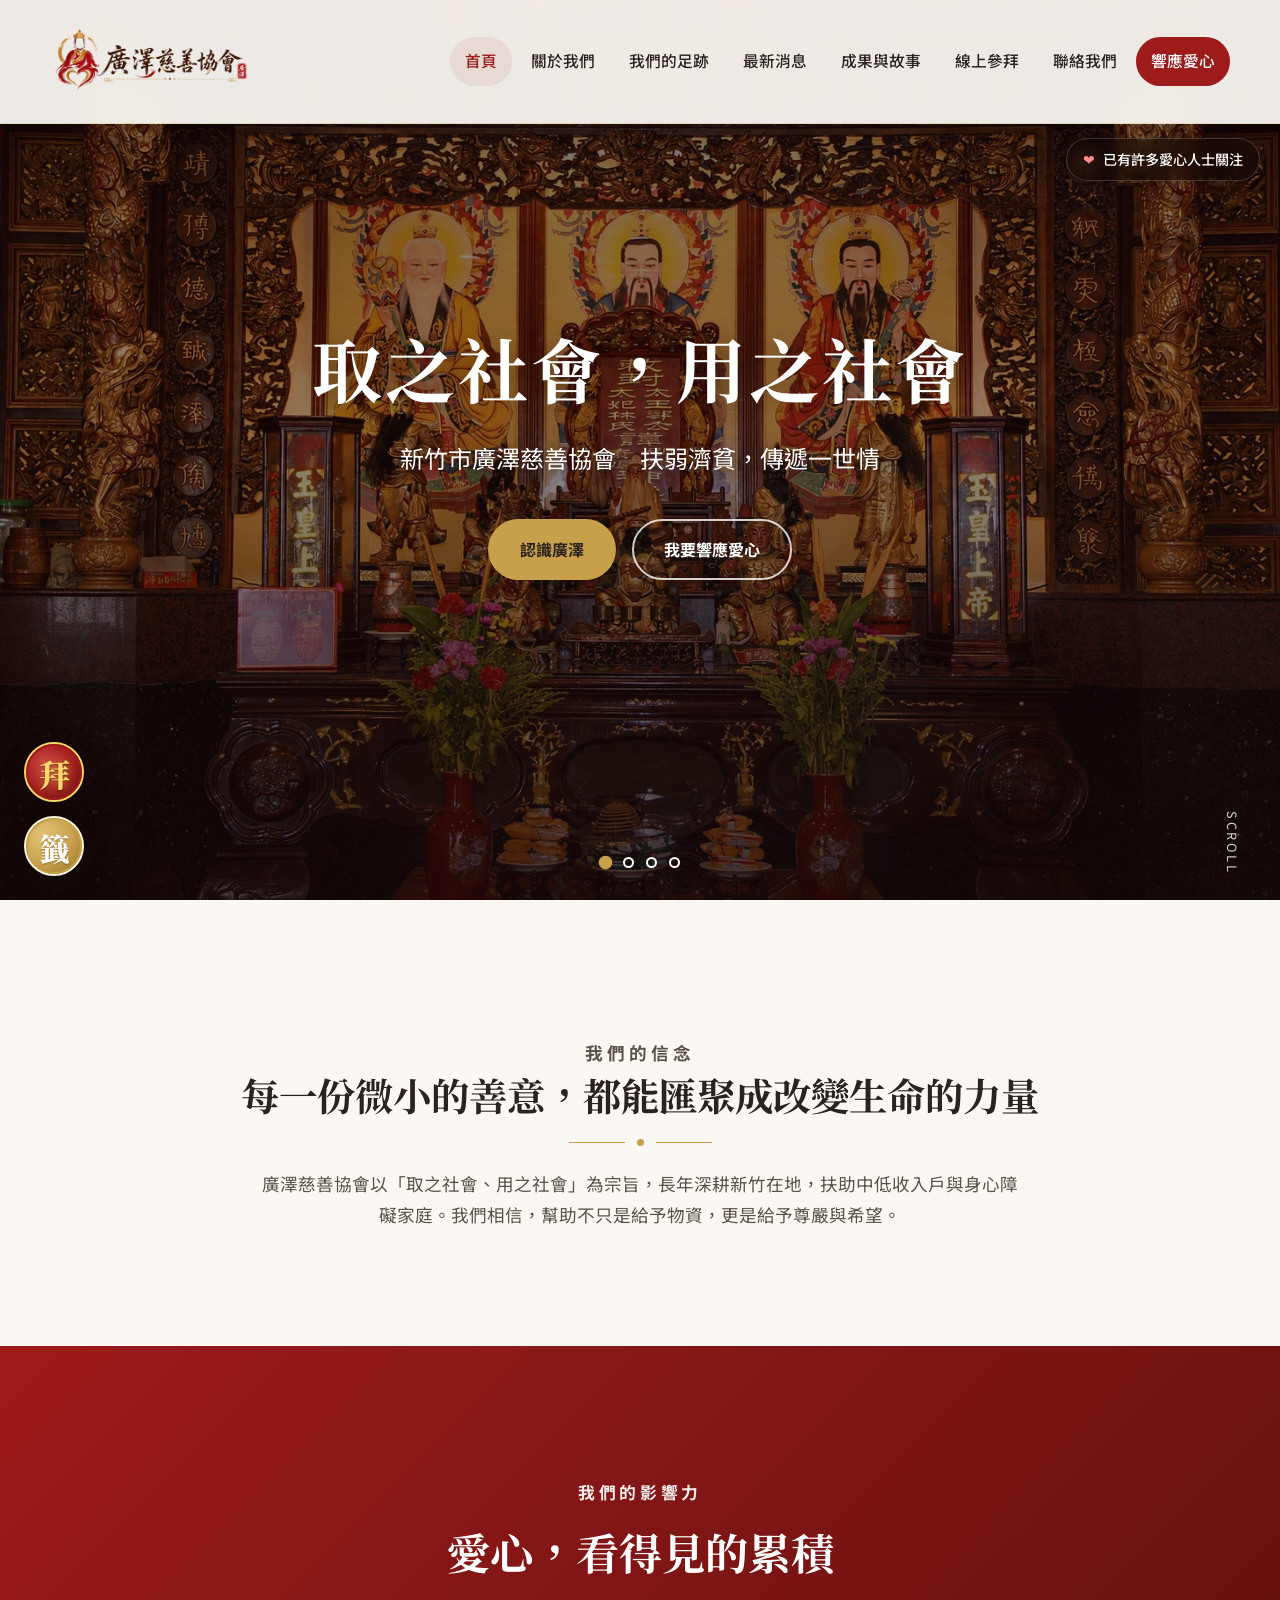
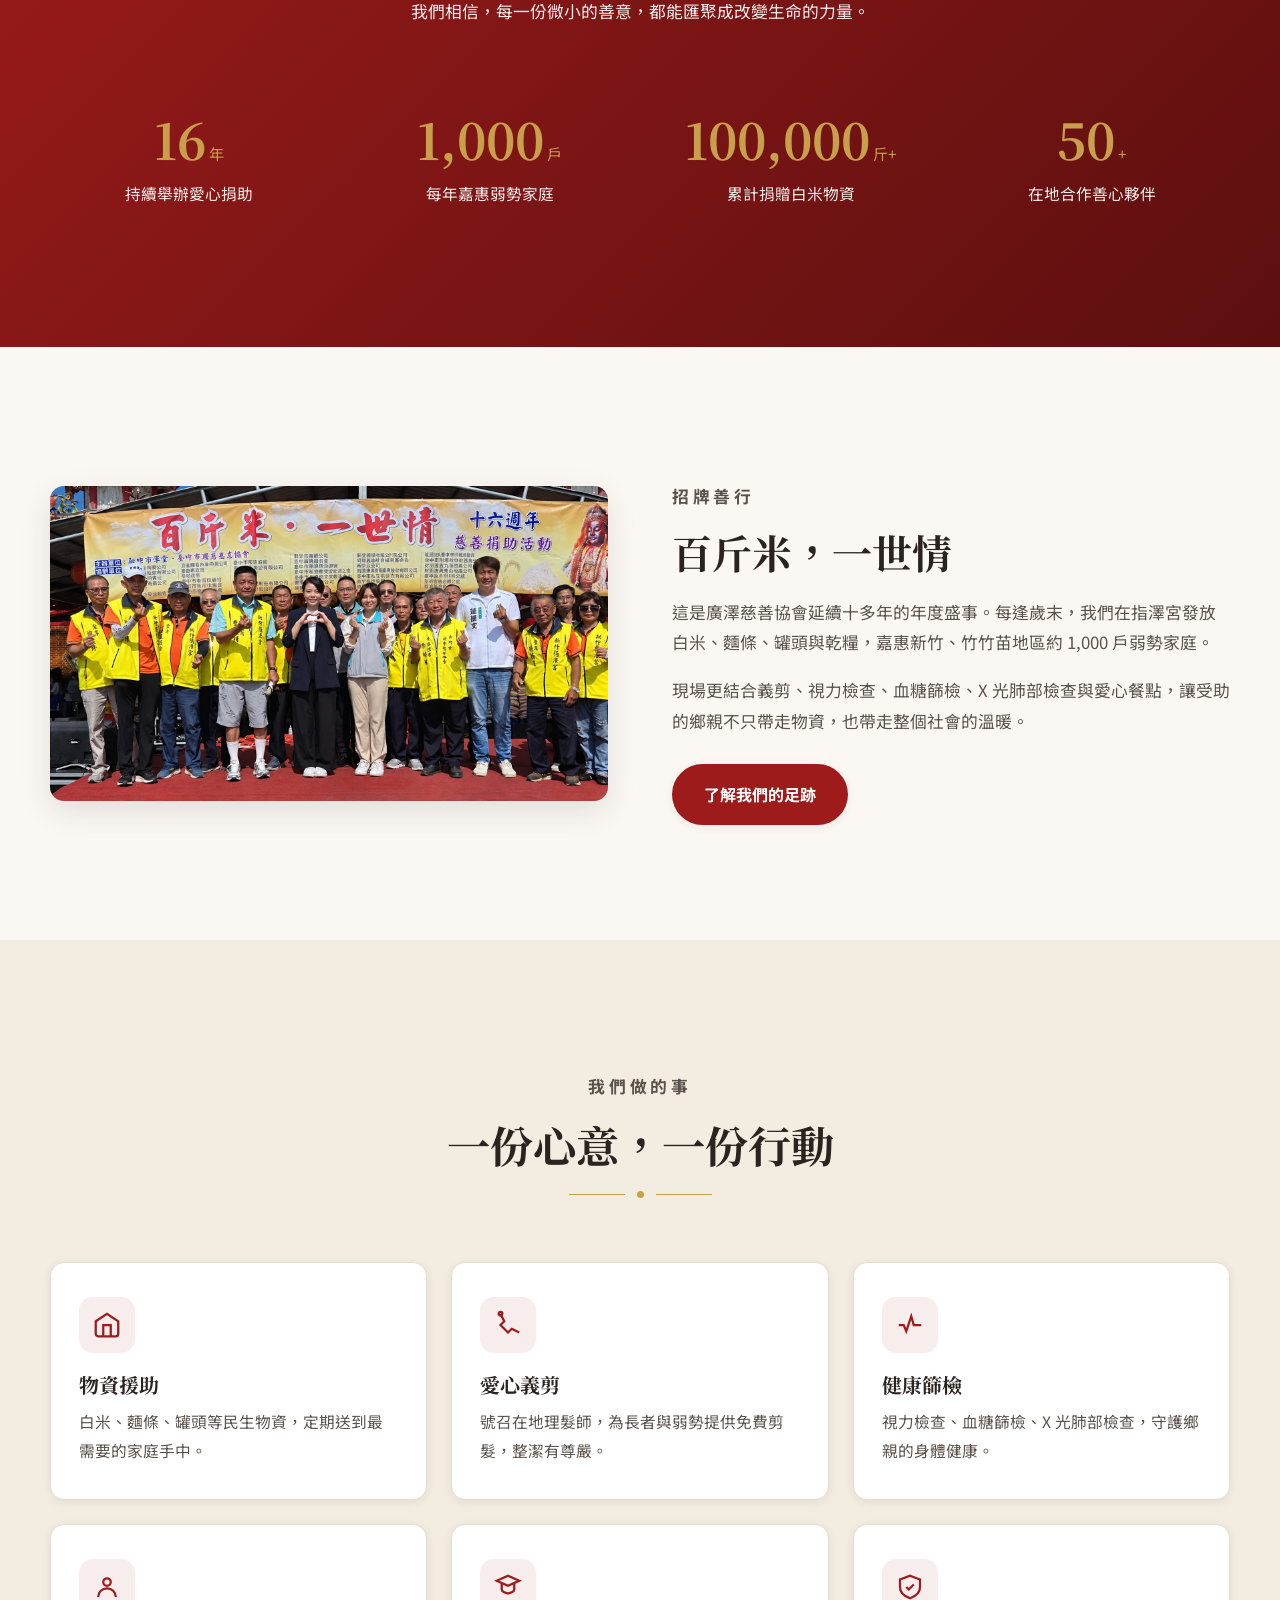
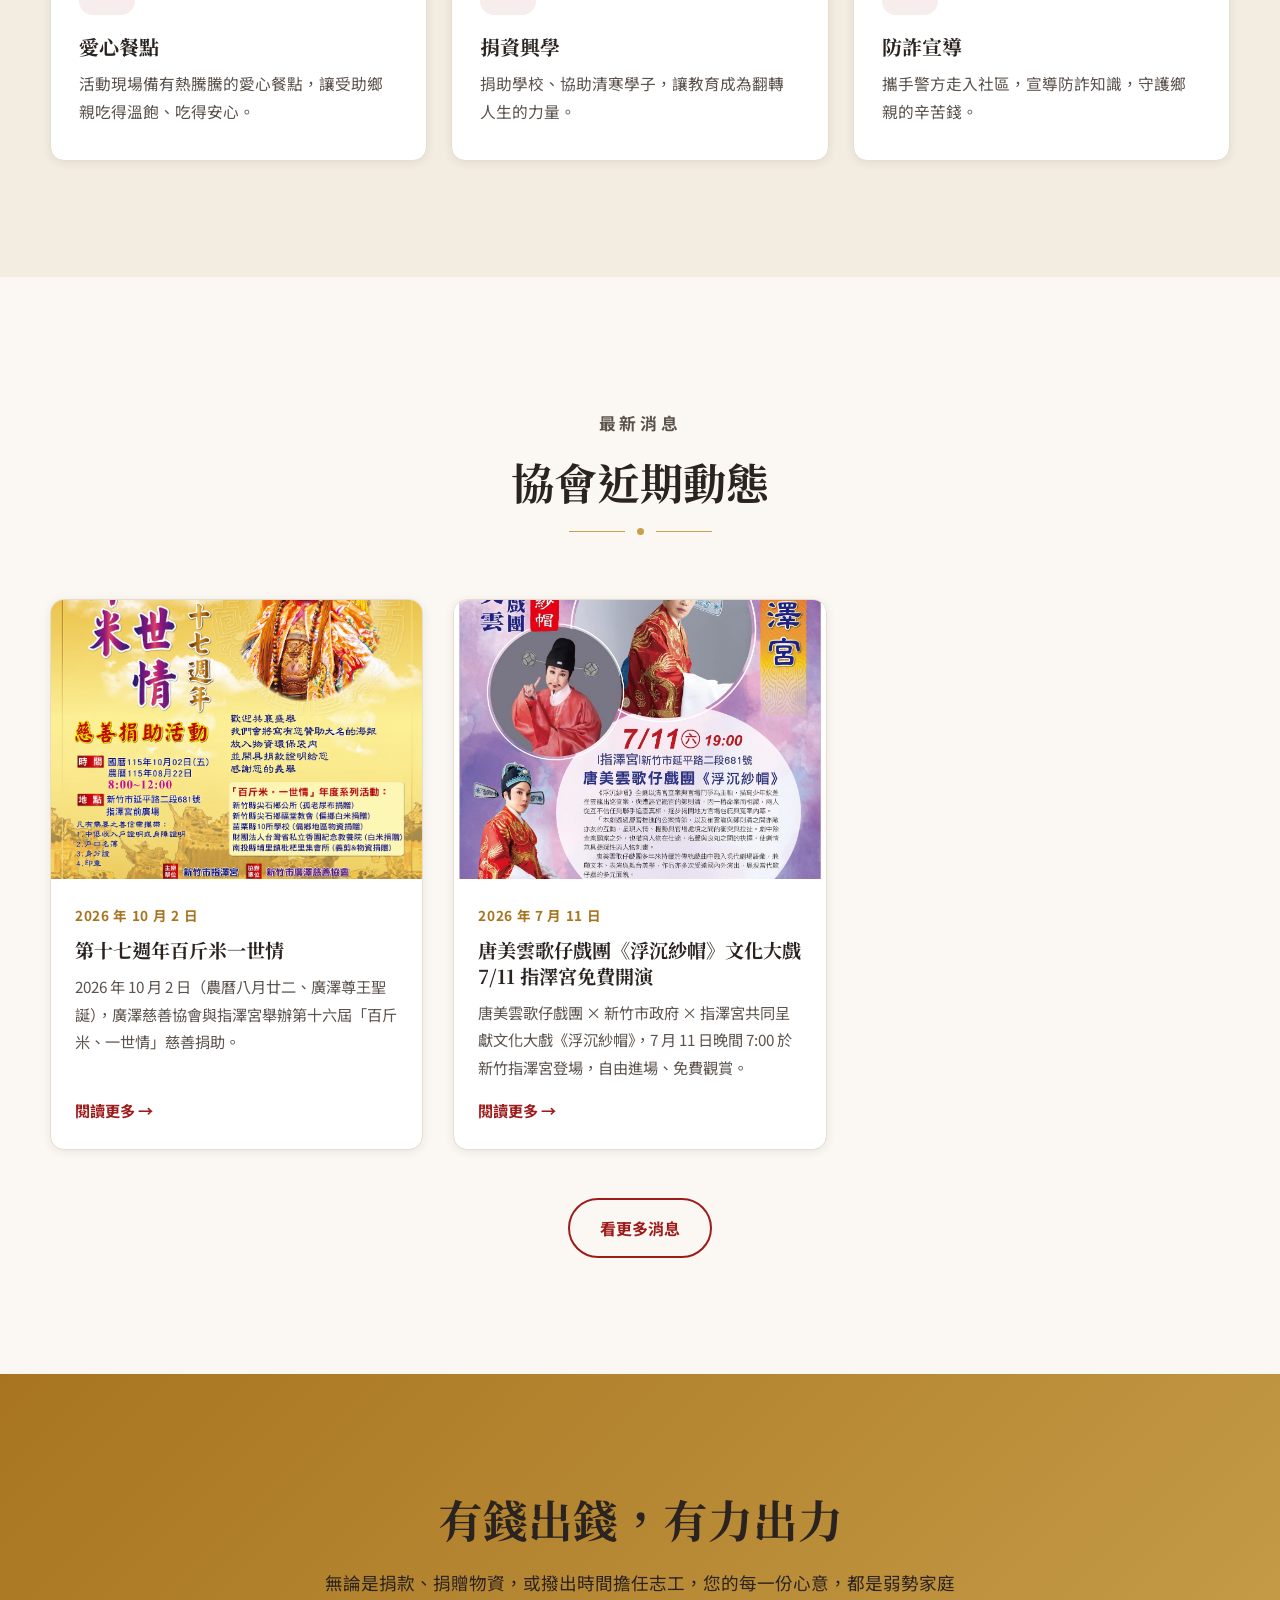
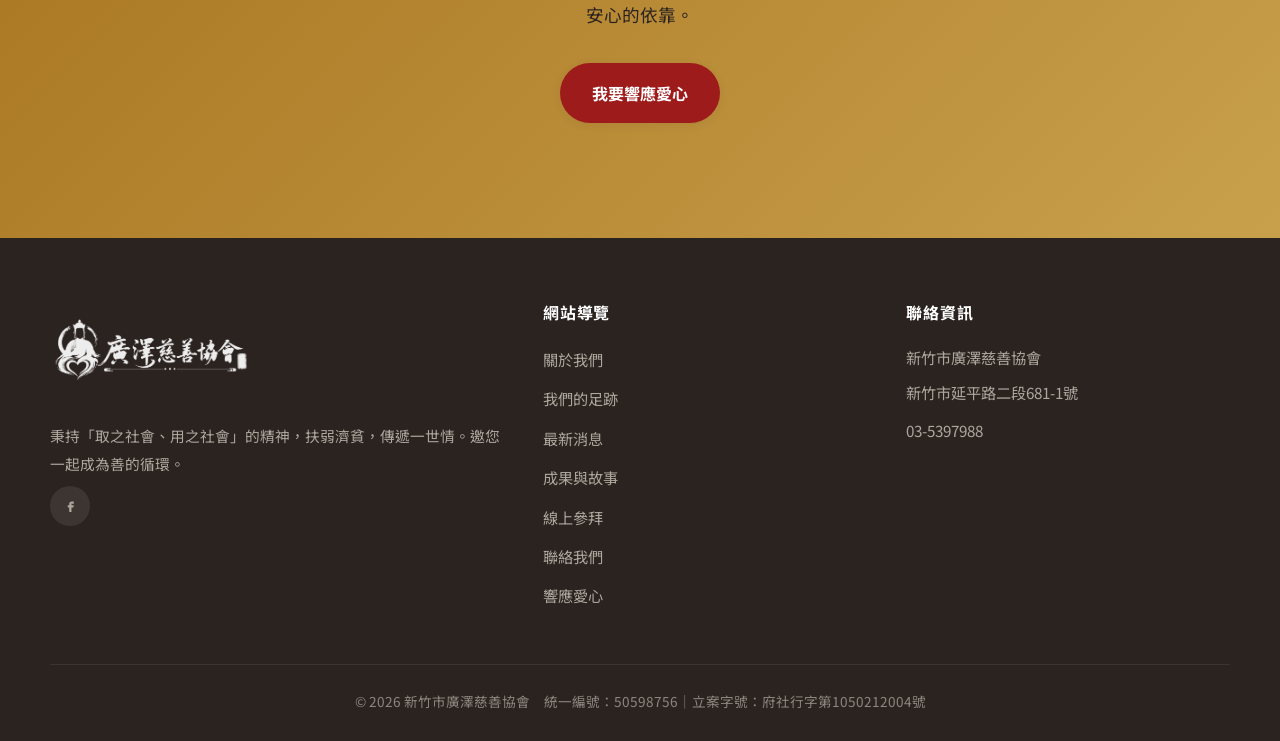
<file: public/index.html>
<!DOCTYPE html>
<html lang="zh-Hant">
<head>
  <meta charset="UTF-8" />
  <meta name="viewport" content="width=device-width, initial-scale=1" />
  <title>新竹市廣澤慈善協會｜取之社會，用之社會</title>
  <meta name="description" content="新竹市廣澤慈善協會秉持「取之社會、用之社會」精神，連續多年舉辦「百斤米一世情」愛心捐助，扶弱濟貧，每年嘉惠竹竹苗約 1,000 戶弱勢家庭。" />
  <meta property="og:title" content="新竹市廣澤慈善協會" />
  <meta property="og:description" content="取之社會，用之社會。扶弱濟貧，傳遞一世情。" />
  <meta property="og:type" content="website" />
  <link rel="preconnect" href="https://fonts.googleapis.com" />
  <link rel="preconnect" href="https://fonts.gstatic.com" crossorigin />
  <link href="https://fonts.googleapis.com/css2?family=Noto+Sans+TC:wght@400;500;700&family=Noto+Serif+TC:wght@500;700;900&display=swap" rel="stylesheet" />
  <link rel="stylesheet" href="assets/css/styles.20260719.css" />
  <link rel="icon" href="assets/img/logo.jpg" />
</head>
<body class="has-hero">
  <header id="site-header"></header>

  <!-- Hero carousel -->
  <section class="hero">
    <div class="hero__slides" id="hero-slides"></div>
    <div class="hero__content" id="hero-content">
      <h1>取之社會，用之社會</h1>
      <p>新竹市廣澤慈善協會　扶弱濟貧，傳遞一世情</p>
      <div class="hero__actions">
        <a class="btn btn--gold" href="about.html">認識廣澤</a>
        <a class="btn btn--ghost" href="get-involved.html">我要響應愛心</a>
      </div>
    </div>
    <div class="hero__dots" id="hero-dots"></div>
    <div class="hero__scroll">SCROLL</div>
    <div class="hero__visitor" id="hero-visitor" hidden>
      <span class="hero__visitor__icon">❤</span>
      <span id="hero-visitor-text">已有許多愛心人士關注</span>
    </div>
  </section>

  <!-- Upcoming events (auto-hidden when none) -->
  <section class="section section--cream2" id="events-section" style="display:none">
    <div class="container">
      <div class="section__head">
        <p class="eyebrow">活動預告</p>
        <h2>即將舉辦的活動</h2>
        <div class="divider"><span></span></div>
      </div>
      <div class="events-grid" id="events-list"></div>
    </div>
  </section>

  <!-- Mission -->
  <section class="section mission">
    <div class="container">
      <p class="eyebrow reveal">我們的信念</p>
      <h2 class="reveal">每一份微小的善意，都能匯聚成改變生命的力量</h2>
      <div class="divider reveal"><span></span></div>
      <p class="reveal">廣澤慈善協會以「取之社會、用之社會」為宗旨，長年深耕新竹在地，扶助中低收入戶與身心障礙家庭。我們相信，幫助不只是給予物資，更是給予尊嚴與希望。</p>
    </div>
  </section>

  <!-- Impact -->
  <section class="section impact">
    <div class="container">
      <div class="section__head">
        <p class="eyebrow">我們的影響力</p>
        <h2>愛心，看得見的累積</h2>
        <p id="impact-intro"></p>
      </div>
      <div class="stats-grid" id="impact-stats"></div>
    </div>
  </section>

  <!-- Feature: rice -->
  <section class="section">
    <div class="container">
      <div class="feature">
        <div class="feature__media reveal"><img src="assets/img/rice-cover.jpg" alt="百斤米一世情十六週年全體合影" /></div>
        <div class="feature__body reveal">
          <p class="eyebrow">招牌善行</p>
          <h2>百斤米，一世情</h2>
          <p>這是廣澤慈善協會延續十多年的年度盛事。每逢歲末，我們在指澤宮發放白米、麵條、罐頭與乾糧，嘉惠新竹、竹竹苗地區約 1,000 戶弱勢家庭。</p>
          <p>現場更結合義剪、視力檢查、血糖篩檢、X 光肺部檢查與愛心餐點，讓受助的鄉親不只帶走物資，也帶走整個社會的溫暖。</p>
          <a class="btn btn--primary" href="services.html">了解我們的足跡</a>
        </div>
      </div>
    </div>
  </section>

  <!-- Services -->
  <section class="section section--cream2">
    <div class="container">
      <div class="section__head">
        <p class="eyebrow">我們做的事</p>
        <h2>一份心意，一份行動</h2>
        <div class="divider"><span></span></div>
      </div>
      <div class="cards">
        <div class="card reveal">
          <div class="card__icon"><svg viewBox="0 0 24 24" fill="none" stroke="currentColor" stroke-width="1.8"><path d="M3 9l9-6 9 6v10a2 2 0 01-2 2H5a2 2 0 01-2-2z"/><path d="M9 21V12h6v9"/></svg></div>
          <h3>物資援助</h3>
          <p>白米、麵條、罐頭等民生物資，定期送到最需要的家庭手中。</p>
        </div>
        <div class="card reveal">
          <div class="card__icon"><svg viewBox="0 0 24 24" fill="none" stroke="currentColor" stroke-width="1.8"><path d="M6 3l3 6-3 3 6 6 3-3 6 3"/><circle cx="6" cy="3" r="1.5"/></svg></div>
          <h3>愛心義剪</h3>
          <p>號召在地理髮師，為長者與弱勢提供免費剪髮，整潔有尊嚴。</p>
        </div>
        <div class="card reveal">
          <div class="card__icon"><svg viewBox="0 0 24 24" fill="none" stroke="currentColor" stroke-width="1.8"><path d="M3 12h4l2 5 4-12 2 7h6"/></svg></div>
          <h3>健康篩檢</h3>
          <p>視力檢查、血糖篩檢、X 光肺部檢查，守護鄉親的身體健康。</p>
        </div>
        <div class="card reveal">
          <div class="card__icon"><svg viewBox="0 0 24 24" fill="none" stroke="currentColor" stroke-width="1.8"><circle cx="12" cy="8" r="3"/><path d="M5 20a7 7 0 0114 0"/></svg></div>
          <h3>愛心餐點</h3>
          <p>活動現場備有熱騰騰的愛心餐點，讓受助鄉親吃得溫飽、吃得安心。</p>
        </div>
        <div class="card reveal">
          <div class="card__icon"><svg viewBox="0 0 24 24" fill="none" stroke="currentColor" stroke-width="1.8"><path d="M3 7l9-4 9 4-9 4z"/><path d="M7 9v5c0 1.5 2.5 3 5 3s5-1.5 5-3V9"/></svg></div>
          <h3>捐資興學</h3>
          <p>捐助學校、協助清寒學子，讓教育成為翻轉人生的力量。</p>
        </div>
        <div class="card reveal">
          <div class="card__icon"><svg viewBox="0 0 24 24" fill="none" stroke="currentColor" stroke-width="1.8"><path d="M12 3l8 3v6c0 5-3.5 7.5-8 9-4.5-1.5-8-4-8-9V6z"/><path d="M9 12l2 2 4-4"/></svg></div>
          <h3>防詐宣導</h3>
          <p>攜手警方走入社區，宣導防詐知識，守護鄉親的辛苦錢。</p>
        </div>
      </div>
    </div>
  </section>

  <!-- Latest news -->
  <section class="section">
    <div class="container">
      <div class="section__head">
        <p class="eyebrow">最新消息</p>
        <h2>協會近期動態</h2>
        <div class="divider"><span></span></div>
      </div>
      <div class="news-grid" id="home-news"></div>
      <div style="text-align:center; margin-top:48px">
        <a class="btn btn--outline" href="news.html">看更多消息</a>
      </div>
    </div>
  </section>

  <!-- CTA -->
  <section class="section cta">
    <div class="container">
      <h2>有錢出錢，有力出力</h2>
      <p>無論是捐款、捐贈物資，或撥出時間擔任志工，您的每一份心意，都是弱勢家庭安心的依靠。</p>
      <a class="btn btn--primary" href="get-involved.html">我要響應愛心</a>
    </div>
  </section>

  <footer id="site-footer"></footer>
  <button class="to-top" aria-label="回到頂端">↑</button>
  <script src="assets/js/main.20260719.js"></script>
</body>
</html>
</file>
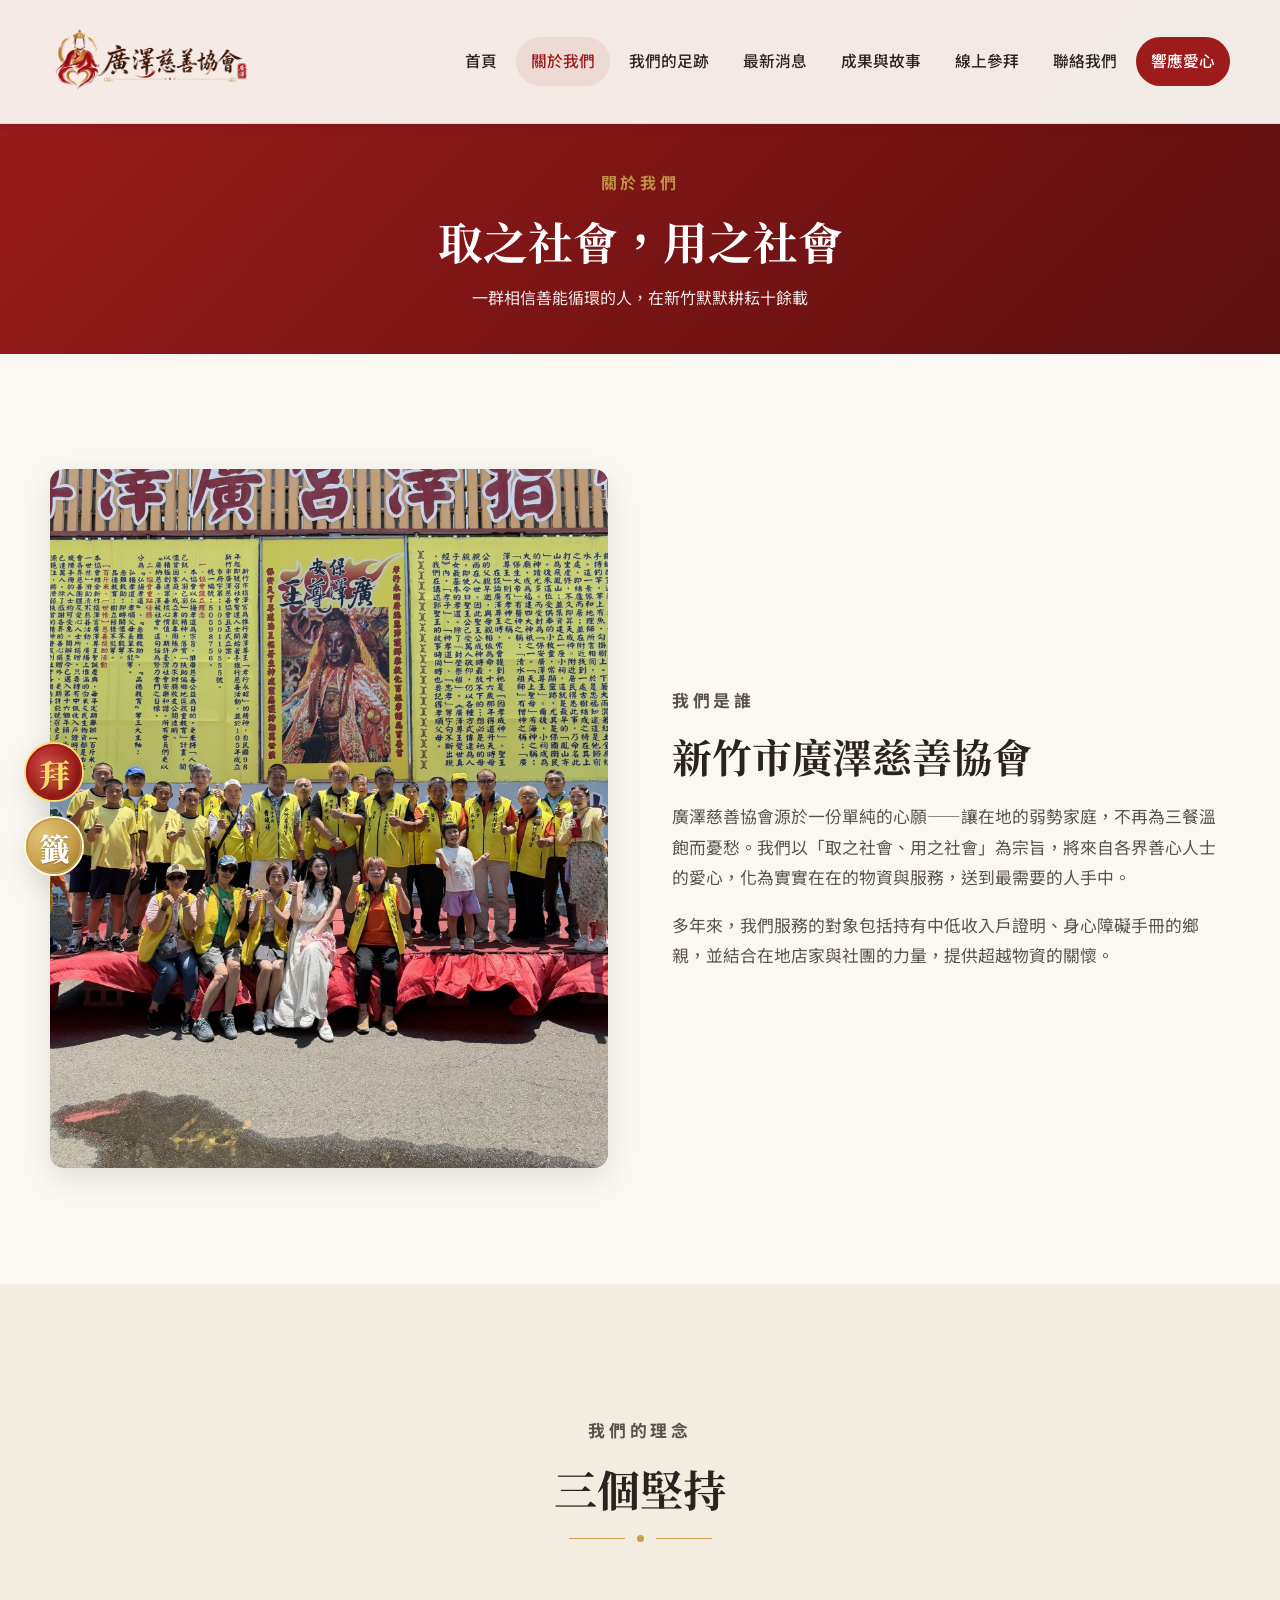
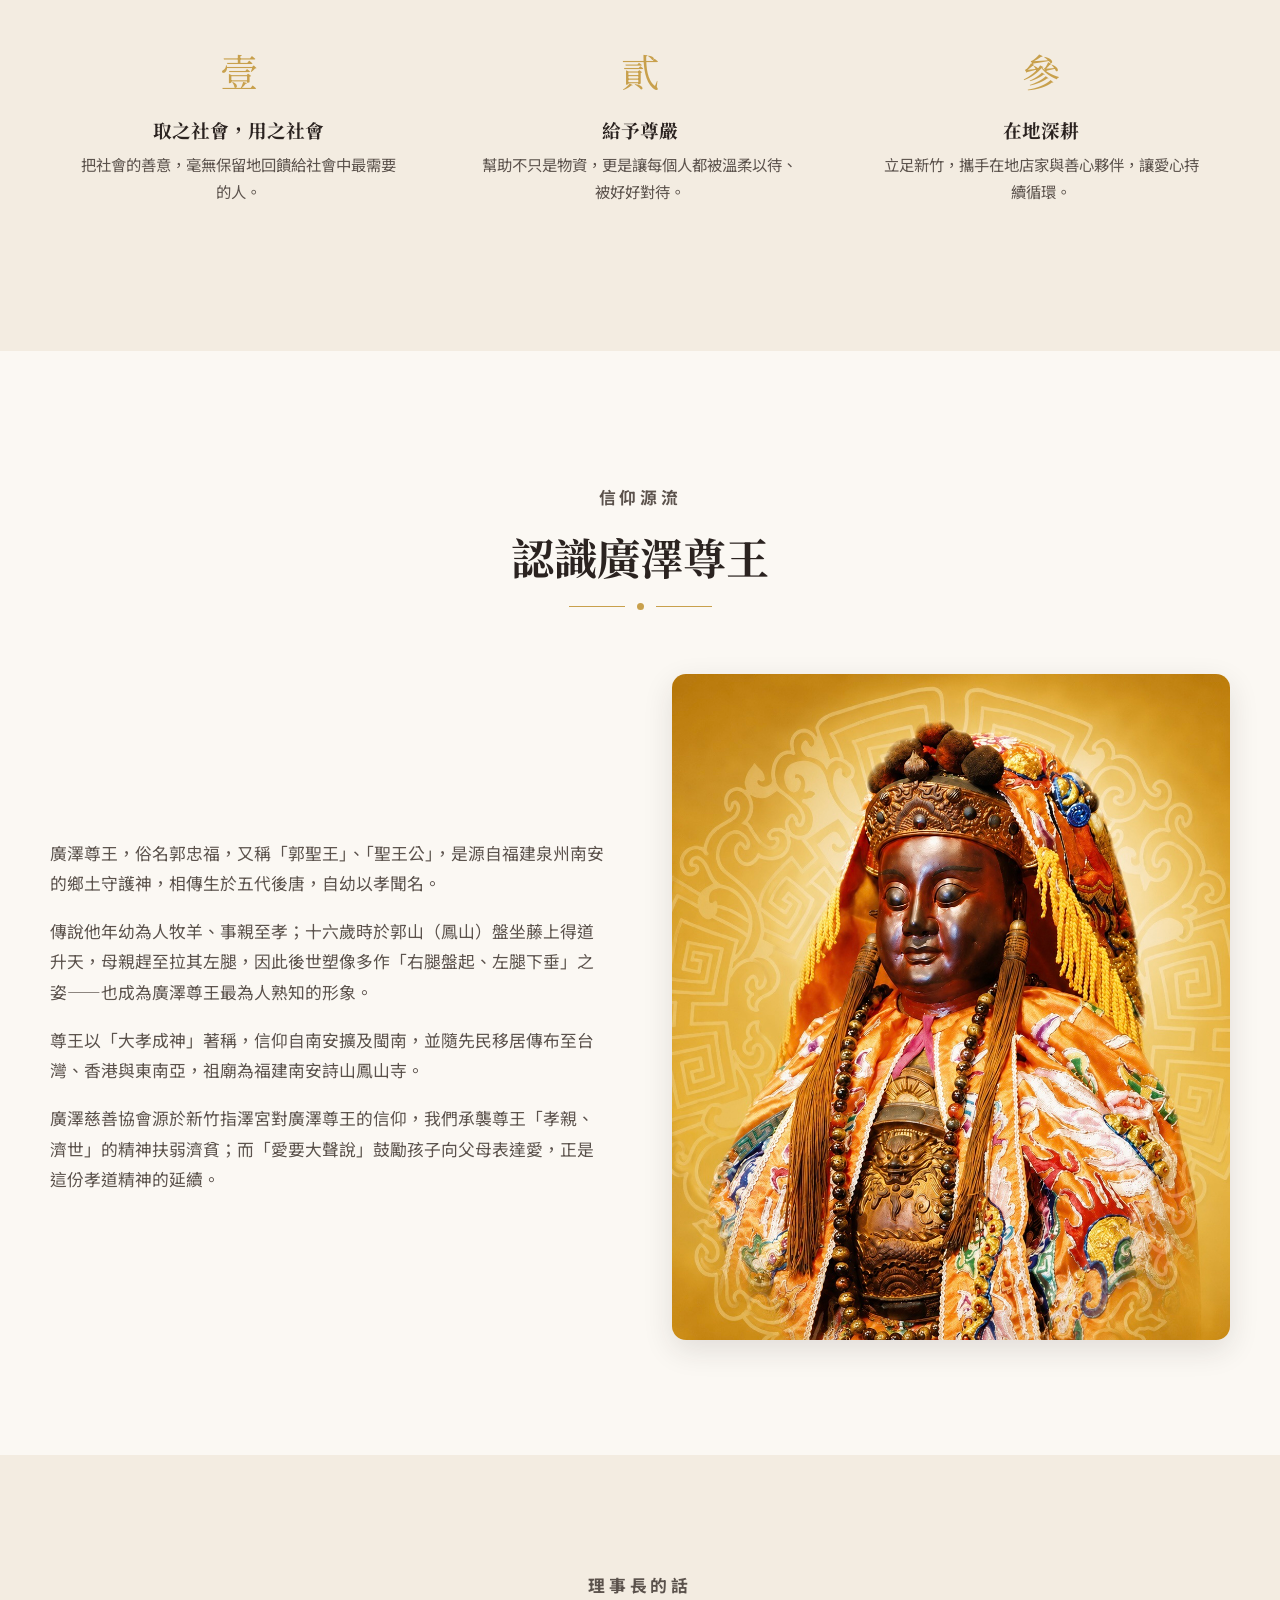
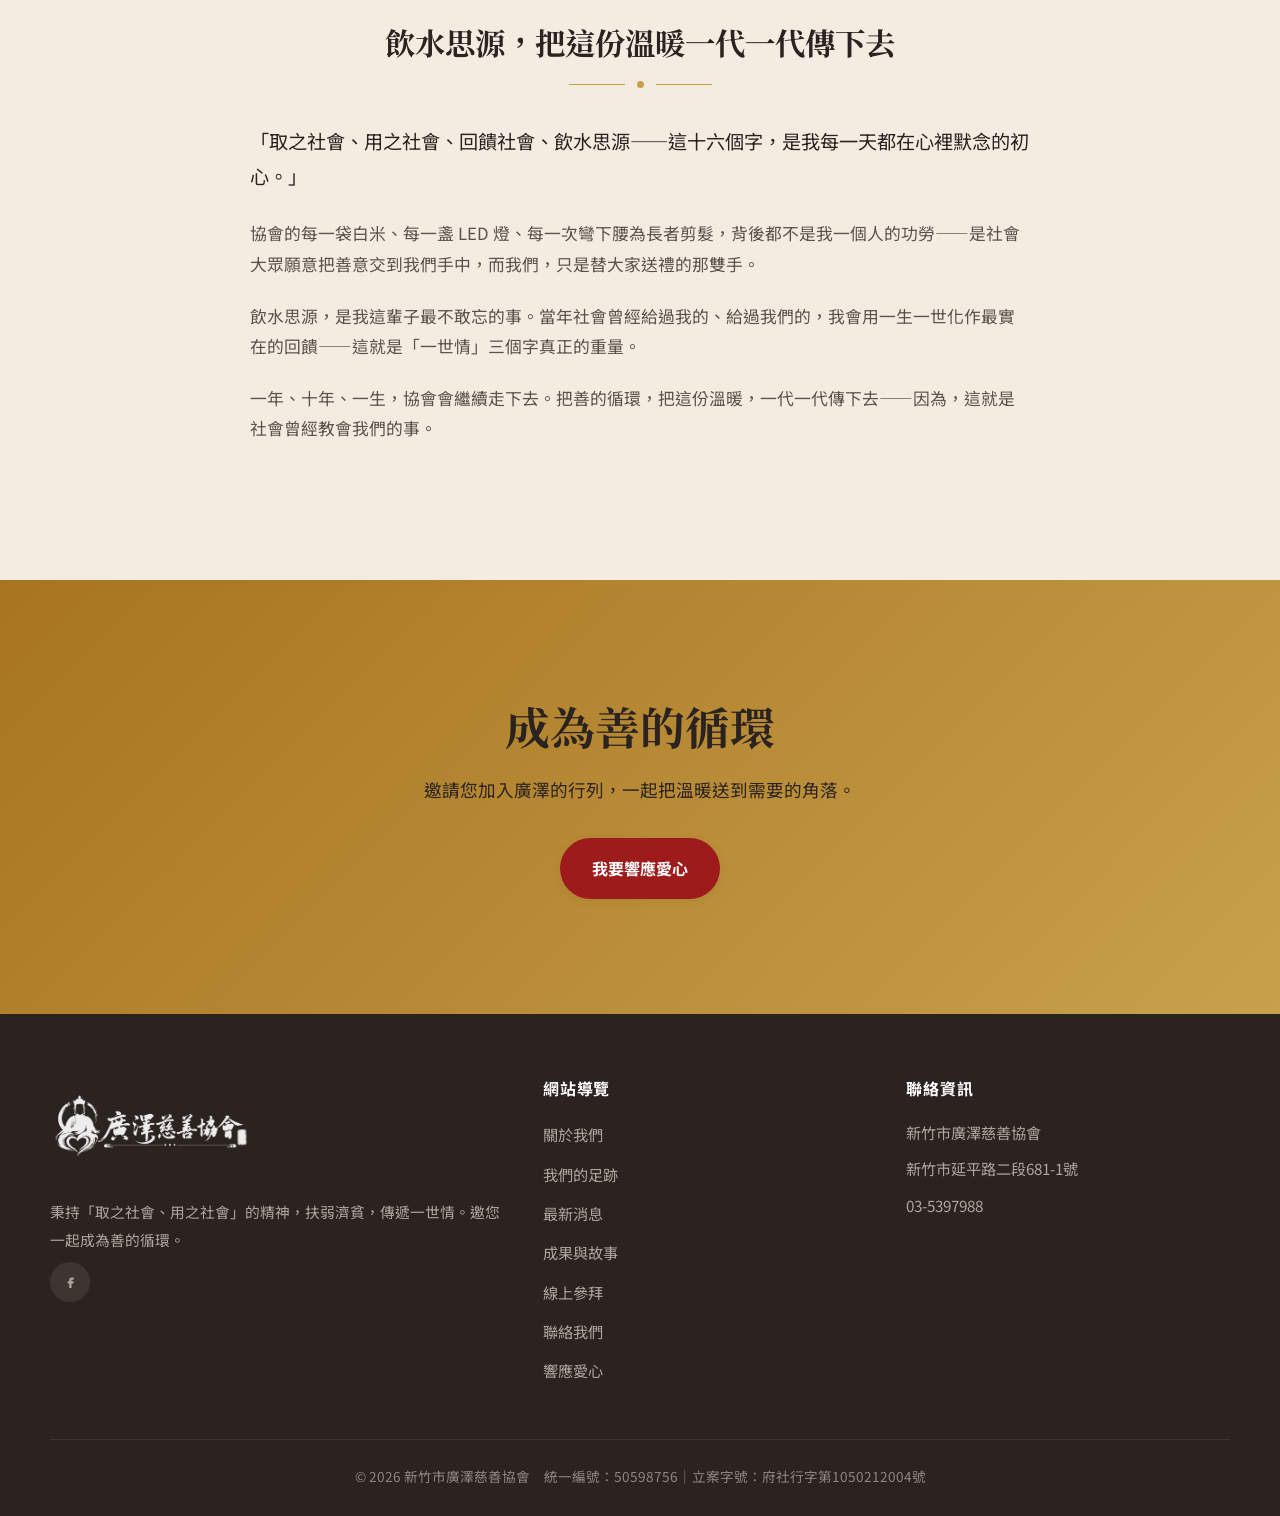
<file: public/about.html>
<!DOCTYPE html>
<html lang="zh-Hant">
<head>
  <meta charset="UTF-8" />
  <meta name="viewport" content="width=device-width, initial-scale=1" />
  <title>關於我們｜新竹市廣澤慈善協會</title>
  <meta name="description" content="認識新竹市廣澤慈善協會的宗旨、沿革與理念。我們秉持「取之社會、用之社會」，扶弱濟貧，傳遞一世情。" />
  <link rel="preconnect" href="https://fonts.googleapis.com" />
  <link rel="preconnect" href="https://fonts.gstatic.com" crossorigin />
  <link href="https://fonts.googleapis.com/css2?family=Noto+Sans+TC:wght@400;500;700&family=Noto+Serif+TC:wght@500;700;900&display=swap" rel="stylesheet" />
  <link rel="stylesheet" href="assets/css/styles.20260719.css" />
  <link rel="icon" href="assets/img/logo.jpg" />
</head>
<body>
  <header id="site-header"></header>

  <section class="page-hero">
    <div class="container">
      <p class="eyebrow">關於我們</p>
      <h1>取之社會，用之社會</h1>
      <p>一群相信善能循環的人，在新竹默默耕耘十餘載</p>
    </div>
  </section>

  <section class="section">
    <div class="container">
      <div class="feature">
        <div class="feature__media reveal"><img src="assets/img/about-who.jpg" alt="廣澤慈善協會全體成員於指澤宮廣澤尊王前合影" /></div>
        <div class="feature__body reveal">
          <p class="eyebrow">我們是誰</p>
          <h2>新竹市廣澤慈善協會</h2>
          <p>廣澤慈善協會源於一份單純的心願——讓在地的弱勢家庭，不再為三餐溫飽而憂愁。我們以「取之社會、用之社會」為宗旨，將來自各界善心人士的愛心，化為實實在在的物資與服務，送到最需要的人手中。</p>
          <p>多年來，我們服務的對象包括持有中低收入戶證明、身心障礙手冊的鄉親，並結合在地店家與社團的力量，提供超越物資的關懷。</p>
        </div>
      </div>
    </div>
  </section>

  <section class="section section--cream2">
    <div class="container">
      <div class="section__head">
        <p class="eyebrow">我們的理念</p>
        <h2>三個堅持</h2>
        <div class="divider"><span></span></div>
      </div>
      <div class="values">
        <div class="value reveal">
          <div class="value__num">壹</div>
          <h3>取之社會，用之社會</h3>
          <p>把社會的善意，毫無保留地回饋給社會中最需要的人。</p>
        </div>
        <div class="value reveal">
          <div class="value__num">貳</div>
          <h3>給予尊嚴</h3>
          <p>幫助不只是物資，更是讓每個人都被溫柔以待、被好好對待。</p>
        </div>
        <div class="value reveal">
          <div class="value__num">參</div>
          <h3>在地深耕</h3>
          <p>立足新竹，攜手在地店家與善心夥伴，讓愛心持續循環。</p>
        </div>
      </div>
    </div>
  </section>

  <!-- 廣澤尊王科普 -->
  <section class="section">
    <div class="container">
      <div class="section__head">
        <p class="eyebrow">信仰源流</p>
        <h2>認識廣澤尊王</h2>
        <div class="divider"><span></span></div>
      </div>
      <div class="feature feature--reverse">
        <div class="feature__media reveal">
          <img src="assets/img/guangze-zunwang.jpg" alt="廣澤尊王神尊" />
        </div>
        <div class="feature__body reveal">
          <p>廣澤尊王，俗名郭忠福，又稱「郭聖王」、「聖王公」，是源自福建泉州南安的鄉土守護神，相傳生於五代後唐，自幼以孝聞名。</p>
          <p>傳說他年幼為人牧羊、事親至孝；十六歲時於郭山（鳳山）盤坐藤上得道升天，母親趕至拉其左腿，因此後世塑像多作「右腿盤起、左腿下垂」之姿——也成為廣澤尊王最為人熟知的形象。</p>
          <p>尊王以「大孝成神」著稱，信仰自南安擴及閩南，並隨先民移居傳布至台灣、香港與東南亞，祖廟為福建南安詩山鳳山寺。</p>
          <p>廣澤慈善協會源於新竹指澤宮對廣澤尊王的信仰，我們承襲尊王「孝親、濟世」的精神扶弱濟貧；而「愛要大聲說」鼓勵孩子向父母表達愛，正是這份孝道精神的延續。</p>
        </div>
      </div>
    </div>
  </section>

  <section class="section section--cream2">
    <div class="container">
      <div class="prose reveal">
        <p class="eyebrow" style="text-align:center">理事長的話</p>
        <h2 style="text-align:center; font-size:1.9rem; margin-bottom:8px">飲水思源，把這份溫暖一代一代傳下去</h2>
        <div class="divider" style="margin-bottom:36px"><span></span></div>
        <p class="lead">「取之社會、用之社會、回饋社會、飲水思源——這十六個字，是我每一天都在心裡默念的初心。」</p>
        <p>協會的每一袋白米、每一盞 LED 燈、每一次彎下腰為長者剪髮，背後都不是我一個人的功勞——是社會大眾願意把善意交到我們手中，而我們，只是替大家送禮的那雙手。</p>
        <p>飲水思源，是我這輩子最不敢忘的事。當年社會曾經給過我的、給過我們的，我會用一生一世化作最實在的回饋——這就是「一世情」三個字真正的重量。</p>
        <p>一年、十年、一生，協會會繼續走下去。把善的循環，把這份溫暖，一代一代傳下去——因為，這就是社會曾經教會我們的事。</p>
      </div>
    </div>
  </section>

  <section class="section cta">
    <div class="container">
      <h2>成為善的循環</h2>
      <p>邀請您加入廣澤的行列，一起把溫暖送到需要的角落。</p>
      <a class="btn btn--primary" href="get-involved.html">我要響應愛心</a>
    </div>
  </section>

  <footer id="site-footer"></footer>
  <button class="to-top" aria-label="回到頂端">↑</button>
  <script src="assets/js/main.20260719.js"></script>
</body>
</html>
</file>
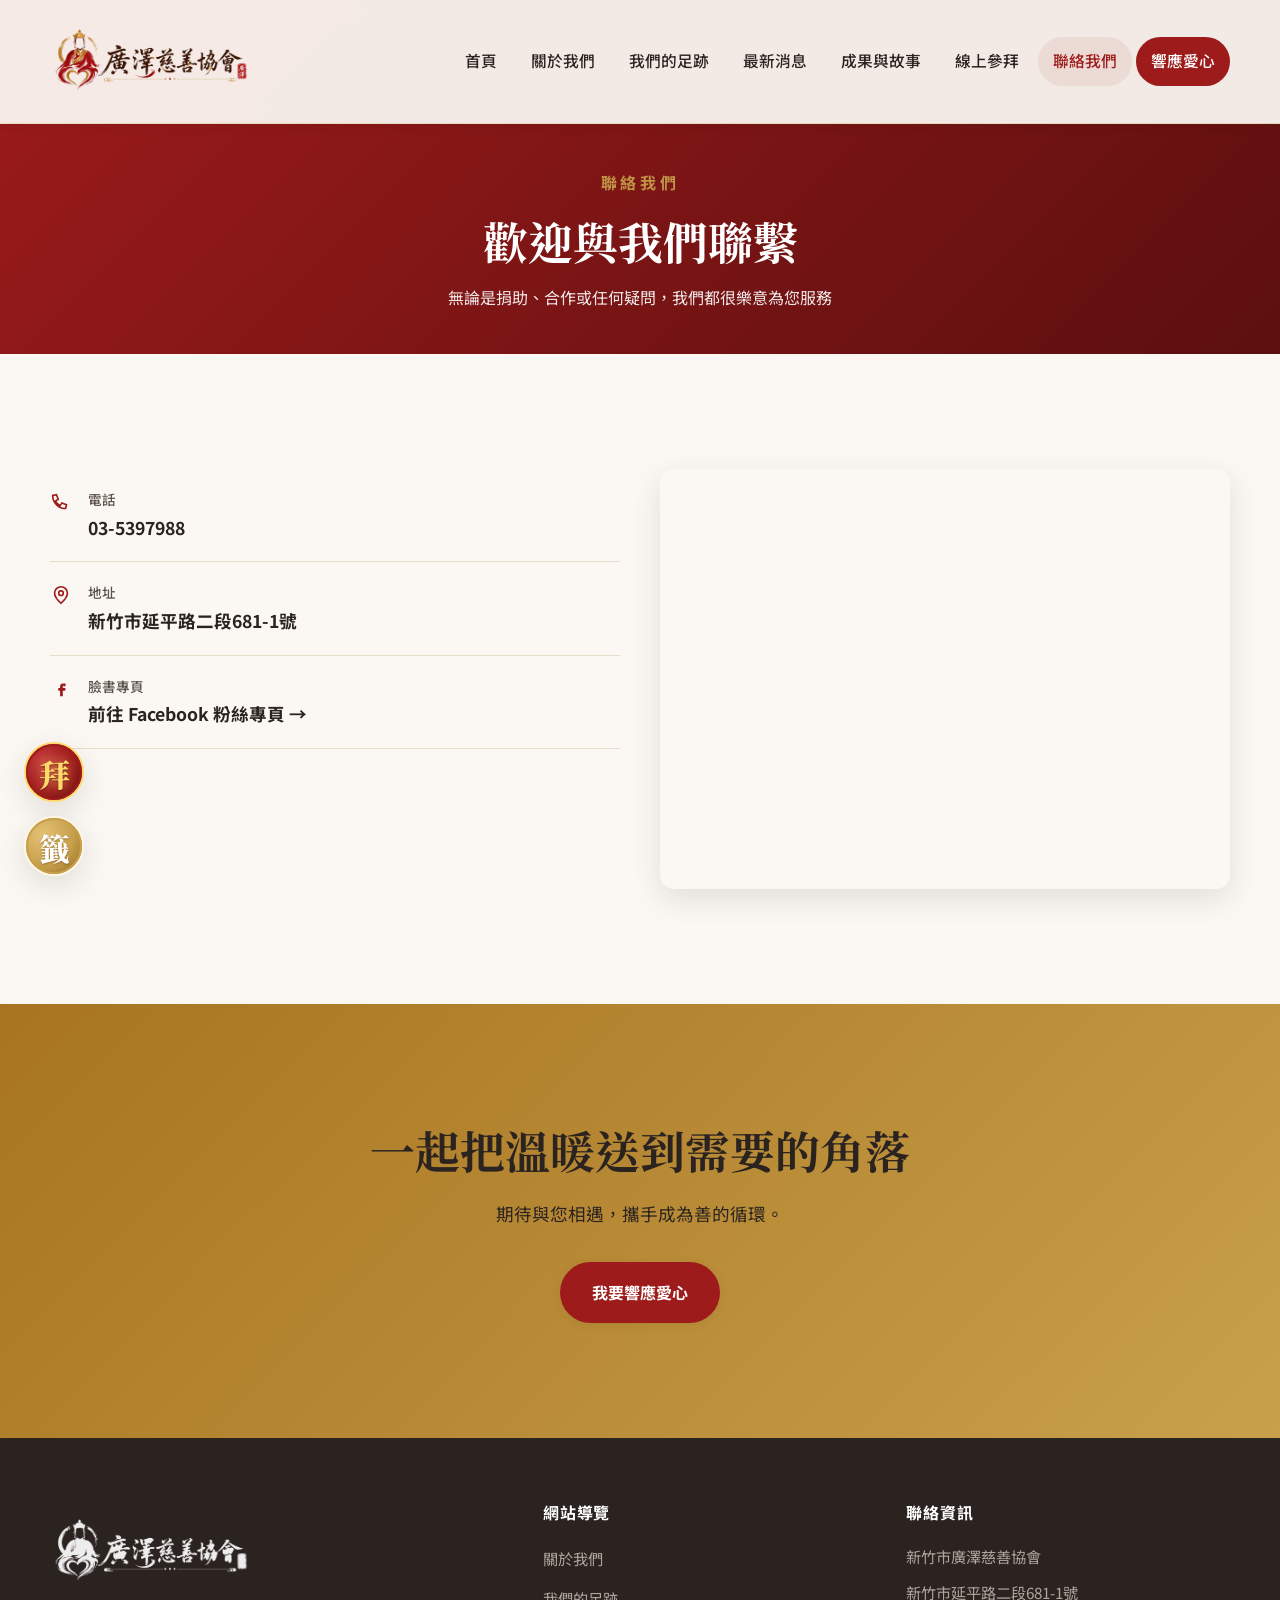
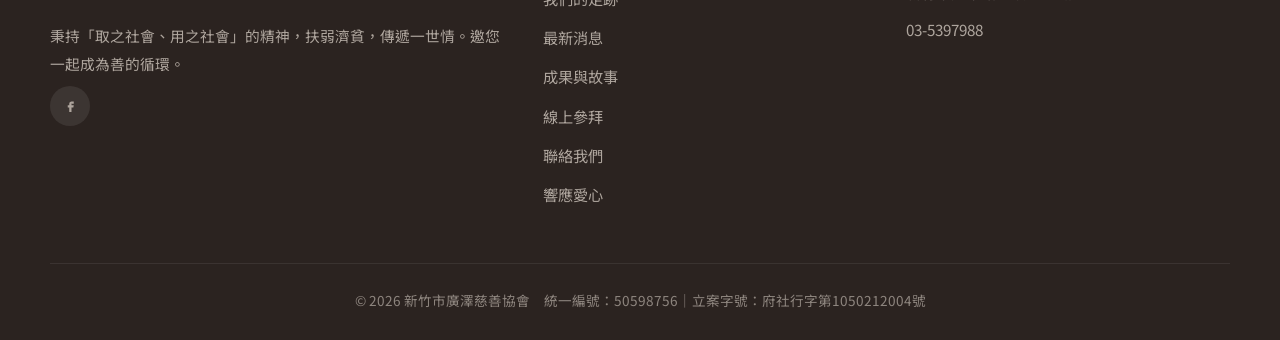
<file: public/contact.html>
<!DOCTYPE html>
<html lang="zh-Hant">
<head>
  <meta charset="UTF-8" />
  <meta name="viewport" content="width=device-width, initial-scale=1" />
  <title>聯絡我們｜新竹市廣澤慈善協會</title>
  <meta name="description" content="與新竹市廣澤慈善協會聯繫：電話、臉書與地址資訊。" />
  <link rel="preconnect" href="https://fonts.googleapis.com" />
  <link rel="preconnect" href="https://fonts.gstatic.com" crossorigin />
  <link href="https://fonts.googleapis.com/css2?family=Noto+Sans+TC:wght@400;500;700&family=Noto+Serif+TC:wght@500;700;900&display=swap" rel="stylesheet" />
  <link rel="stylesheet" href="assets/css/styles.20260719.css" />
  <link rel="icon" href="assets/img/logo.jpg" />
</head>
<body>
  <header id="site-header"></header>

  <section class="page-hero">
    <div class="container">
      <p class="eyebrow">聯絡我們</p>
      <h1>歡迎與我們聯繫</h1>
      <p>無論是捐助、合作或任何疑問，我們都很樂意為您服務</p>
    </div>
  </section>

  <section class="section">
    <div class="container">
      <div class="contact-grid">
        <div class="reveal">
          <ul class="contact-list">
            <li>
              <span class="ico"><svg width="22" height="22" viewBox="0 0 24 24" fill="none" stroke="currentColor" stroke-width="1.8"><path d="M3 5l4-1 2 5-3 2c1 2 3 4 5 5l2-3 5 2-1 4c-7 1-15-7-14-15z"/></svg></span>
              <div><strong>電話</strong><a data-setting="phone" href="#">　</a></div>
            </li>
            <li>
              <span class="ico"><svg width="22" height="22" viewBox="0 0 24 24" fill="none" stroke="currentColor" stroke-width="1.8"><rect x="3" y="5" width="18" height="14" rx="2"/><path d="M3 7l9 6 9-6"/></svg></span>
              <div><strong>電子信箱</strong><a data-setting="email" href="#">　</a></div>
            </li>
            <li>
              <span class="ico"><svg width="22" height="22" viewBox="0 0 24 24" fill="none" stroke="currentColor" stroke-width="1.8"><path d="M12 21s7-6.5 7-11a7 7 0 10-14 0c0 4.5 7 11 7 11z"/><circle cx="12" cy="10" r="2.5"/></svg></span>
              <div><strong>地址</strong><span data-setting="address">　</span></div>
            </li>
            <li>
              <span class="ico"><svg width="22" height="22" viewBox="0 0 24 24" fill="currentColor"><path d="M14 9h3V6h-3c-1.7 0-3 1.3-3 3v2H9v3h2v6h3v-6h2.5l.5-3H14V9c0-.6.4-1 1-1z"/></svg></span>
              <div><strong>臉書專頁</strong><a data-link="facebook" data-setting-label href="#" target="_blank" rel="noopener">前往 Facebook 粉絲專頁 →</a></div>
            </li>
          </ul>
        </div>
        <div class="map-wrap reveal">
          <iframe id="map-frame" title="協會位置地圖" loading="lazy" referrerpolicy="no-referrer-when-downgrade"></iframe>
        </div>
      </div>
    </div>
  </section>

  <section class="section cta">
    <div class="container">
      <h2>一起把溫暖送到需要的角落</h2>
      <p>期待與您相遇，攜手成為善的循環。</p>
      <a class="btn btn--primary" href="get-involved.html">我要響應愛心</a>
    </div>
  </section>

  <footer id="site-footer"></footer>
  <button class="to-top" aria-label="回到頂端">↑</button>
  <script src="assets/js/main.20260719.js"></script>
</body>
</html>
</file>
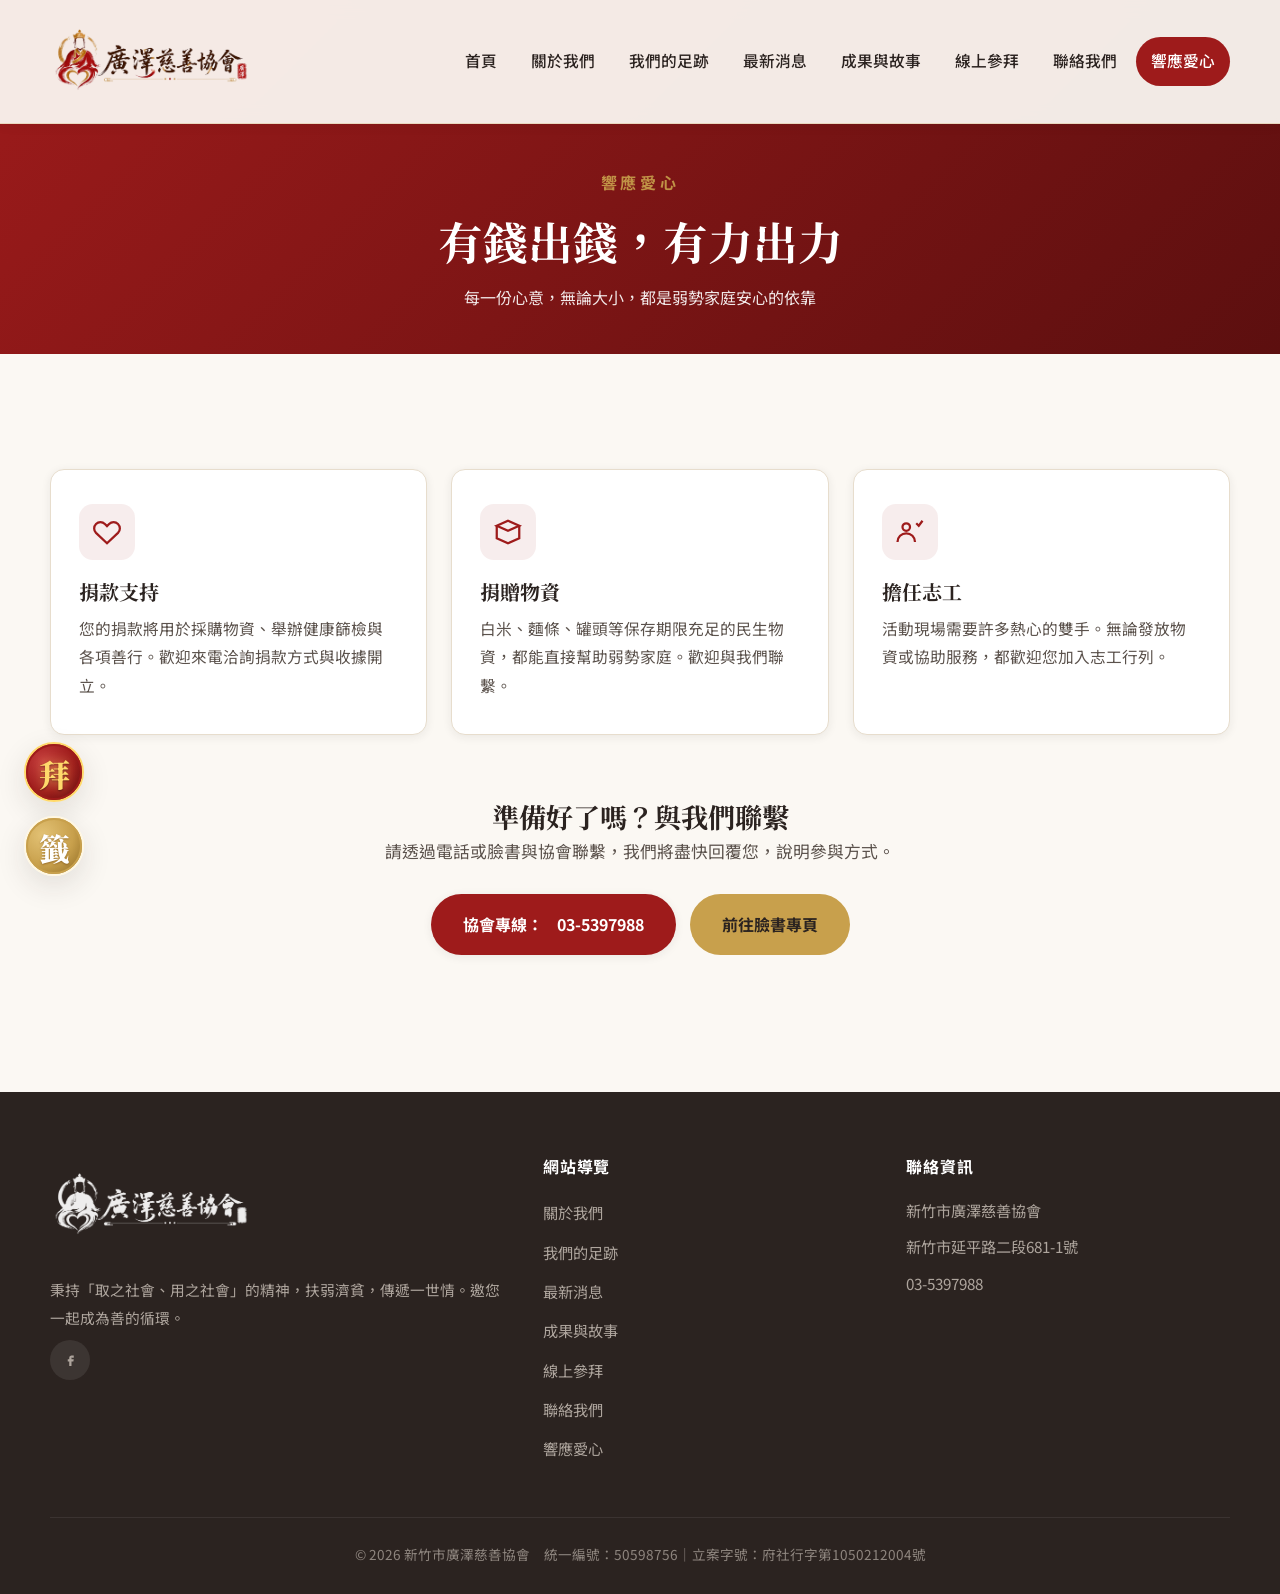
<file: public/get-involved.html>
<!DOCTYPE html>
<html lang="zh-Hant">
<head>
  <meta charset="UTF-8" />
  <meta name="viewport" content="width=device-width, initial-scale=1" />
  <title>響應愛心｜新竹市廣澤慈善協會</title>
  <meta name="description" content="有錢出錢、有力出力。透過捐款、捐贈物資或擔任志工，與廣澤慈善協會一起扶弱濟貧。" />
  <link rel="preconnect" href="https://fonts.googleapis.com" />
  <link rel="preconnect" href="https://fonts.gstatic.com" crossorigin />
  <link href="https://fonts.googleapis.com/css2?family=Noto+Sans+TC:wght@400;500;700&family=Noto+Serif+TC:wght@500;700;900&display=swap" rel="stylesheet" />
  <link rel="stylesheet" href="assets/css/styles.20260719.css" />
  <link rel="icon" href="assets/img/logo.jpg" />
</head>
<body>
  <header id="site-header"></header>

  <section class="page-hero">
    <div class="container">
      <p class="eyebrow">響應愛心</p>
      <h1>有錢出錢，有力出力</h1>
      <p>每一份心意，無論大小，都是弱勢家庭安心的依靠</p>
    </div>
  </section>

  <section class="section">
    <div class="container">
      <div class="cards">
        <div class="card reveal">
          <div class="card__icon"><svg viewBox="0 0 24 24" fill="none" stroke="currentColor" stroke-width="1.8"><path d="M20.8 5.6a5 5 0 00-7.1 0L12 7.3l-1.7-1.7a5 5 0 10-7.1 7.1L12 21l8.8-8.3a5 5 0 000-7.1z"/></svg></div>
          <h3>捐款支持</h3>
          <p>您的捐款將用於採購物資、舉辦健康篩檢與各項善行。歡迎來電洽詢捐款方式與收據開立。</p>
        </div>
        <div class="card reveal">
          <div class="card__icon"><svg viewBox="0 0 24 24" fill="none" stroke="currentColor" stroke-width="1.8"><path d="M3 7l9-4 9 4-9 4z"/><path d="M3 7v10l9 4 9-4V7"/></svg></div>
          <h3>捐贈物資</h3>
          <p>白米、麵條、罐頭等保存期限充足的民生物資，都能直接幫助弱勢家庭。歡迎與我們聯繫。</p>
        </div>
        <div class="card reveal">
          <div class="card__icon"><svg viewBox="0 0 24 24" fill="none" stroke="currentColor" stroke-width="1.8"><circle cx="9" cy="8" r="3"/><path d="M2 20a7 7 0 0114 0"/><path d="M17 5l2 2 3-4"/></svg></div>
          <h3>擔任志工</h3>
          <p>活動現場需要許多熱心的雙手。無論發放物資或協助服務，都歡迎您加入志工行列。</p>
        </div>
      </div>

      <div class="prose reveal" style="margin-top:64px; text-align:center">
        <h2 style="font-size:1.7rem">準備好了嗎？與我們聯繫</h2>
        <p>請透過電話或臉書與協會聯繫，我們將盡快回覆您，說明參與方式。</p>
        <p style="margin-top:28px">
          <a class="btn btn--primary" data-link="phone" href="#"><span style="margin-right:6px">協會專線：</span><span data-setting="phone">　</span></a>
          <a class="btn btn--gold" data-link="facebook" href="#" target="_blank" rel="noopener" style="margin-left:10px">前往臉書專頁</a>
        </p>
      </div>
    </div>
  </section>

  <footer id="site-footer"></footer>
  <button class="to-top" aria-label="回到頂端">↑</button>
  <script src="assets/js/main.20260719.js"></script>
</body>
</html>
</file>
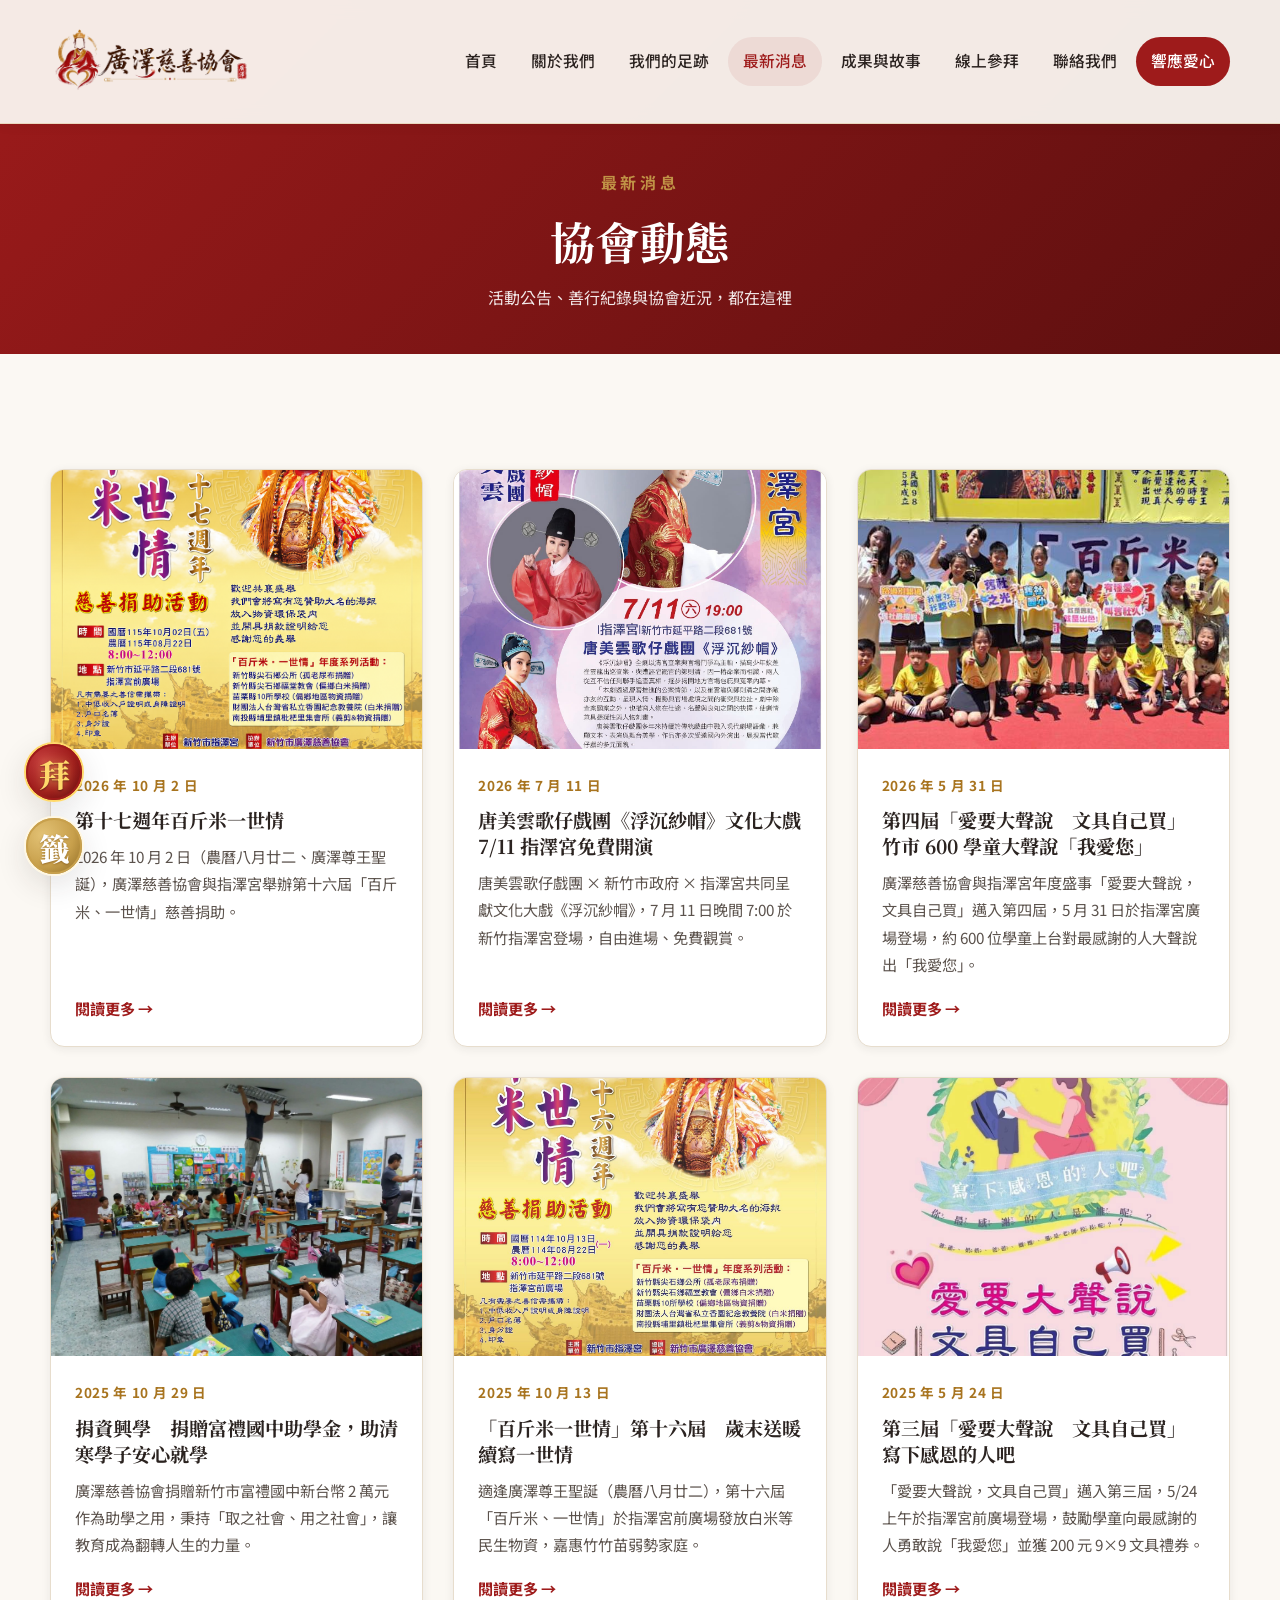
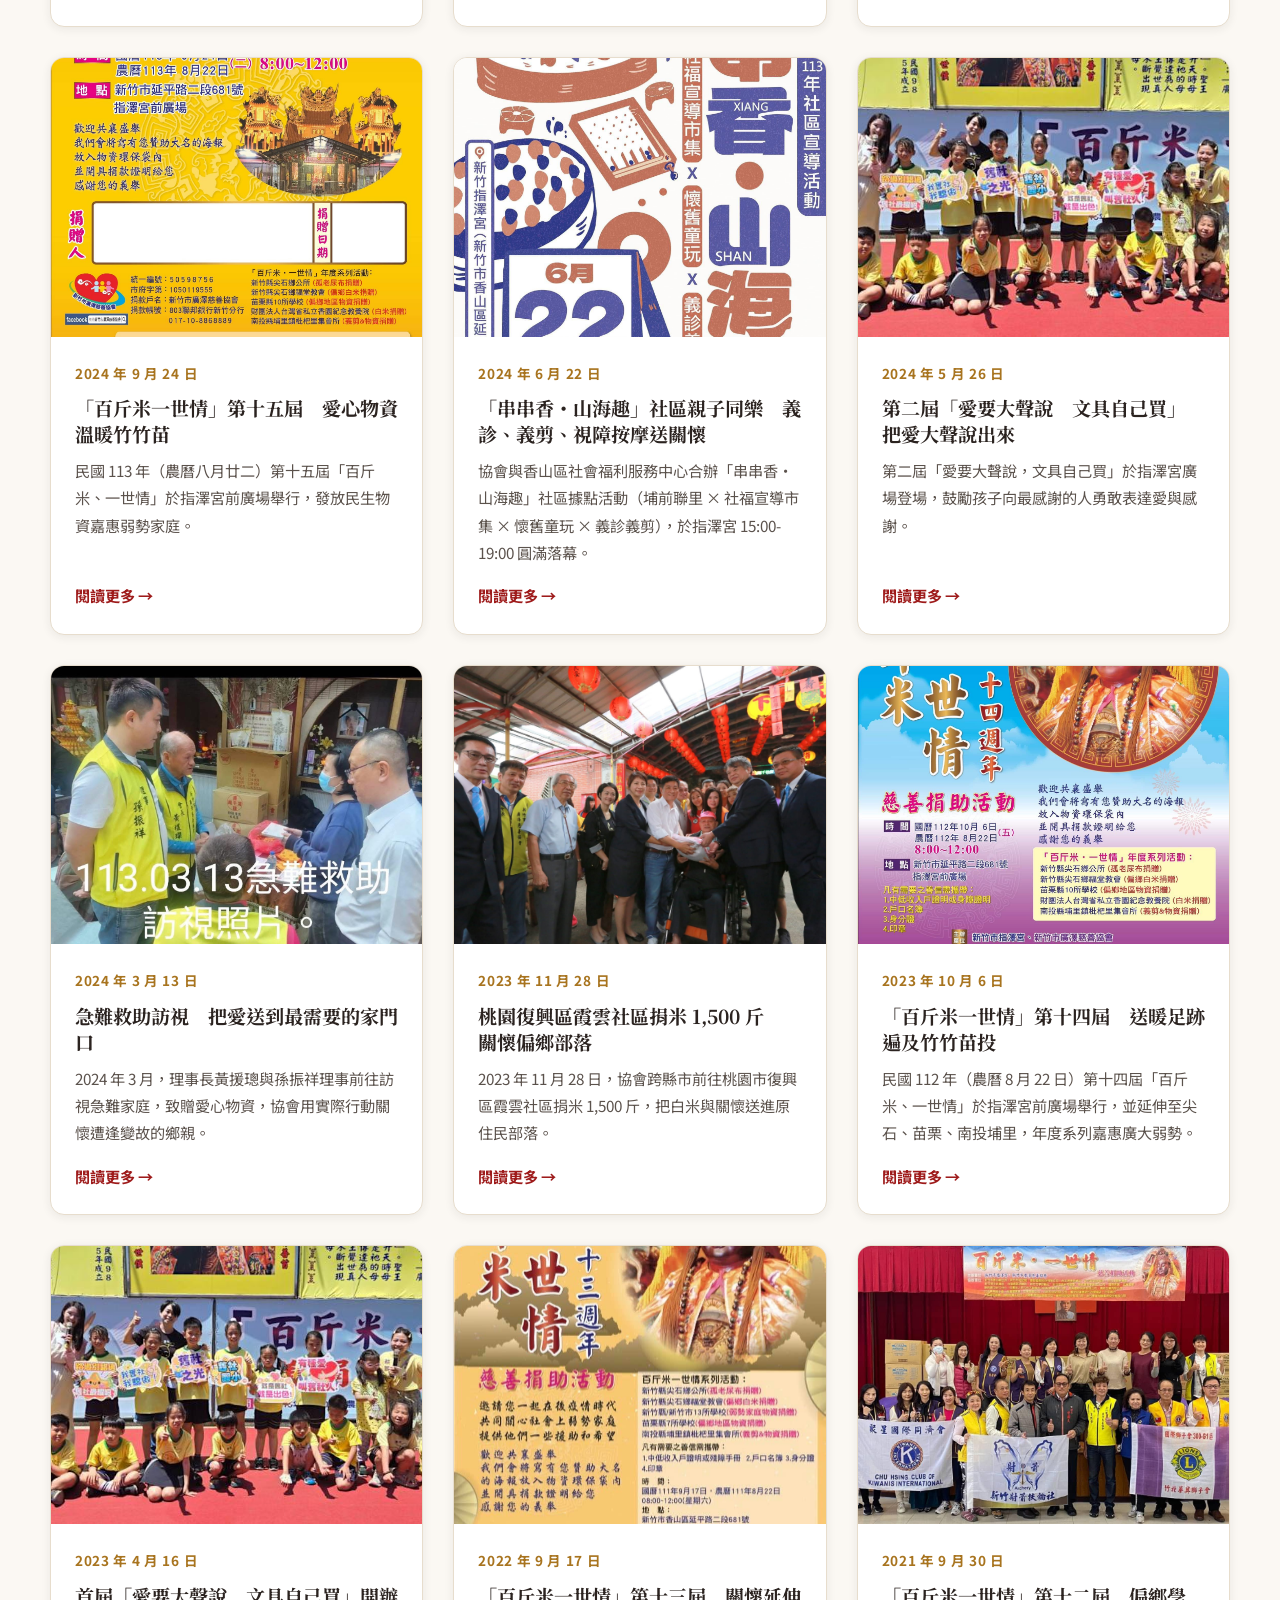
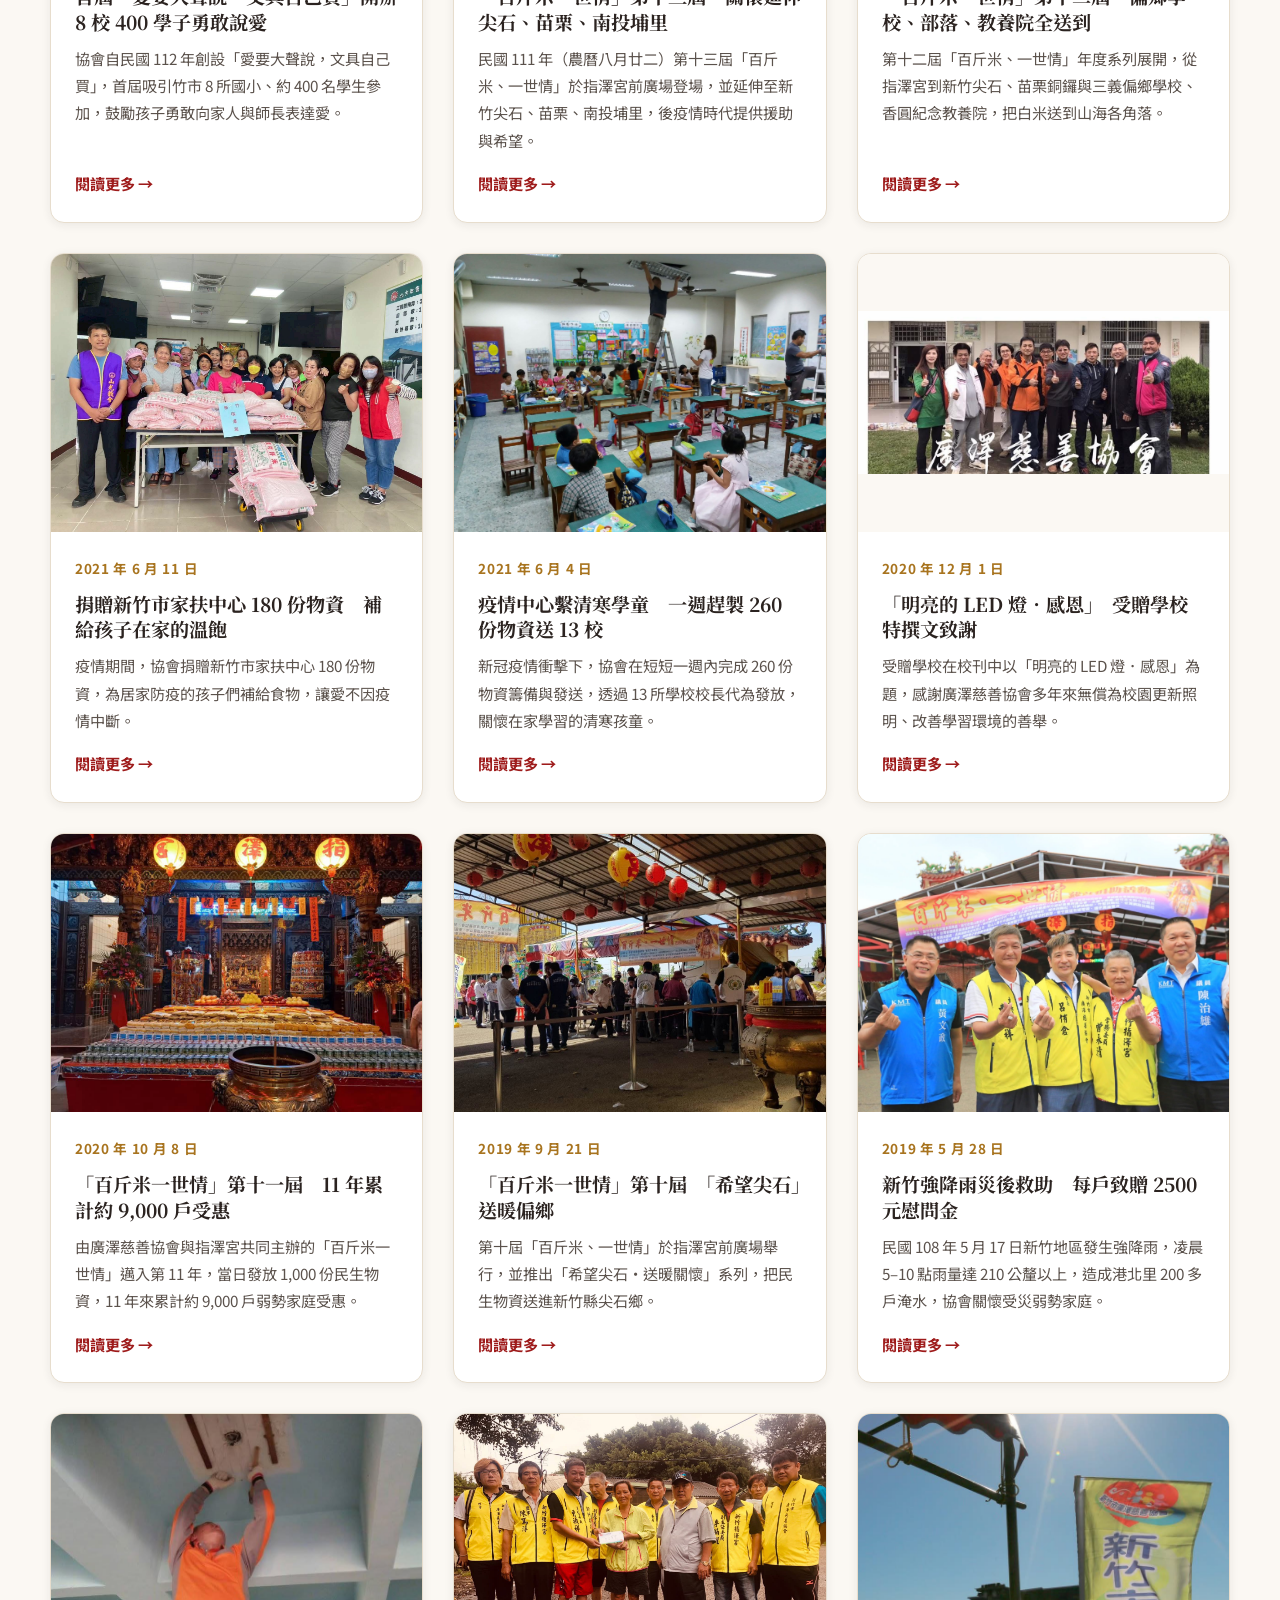
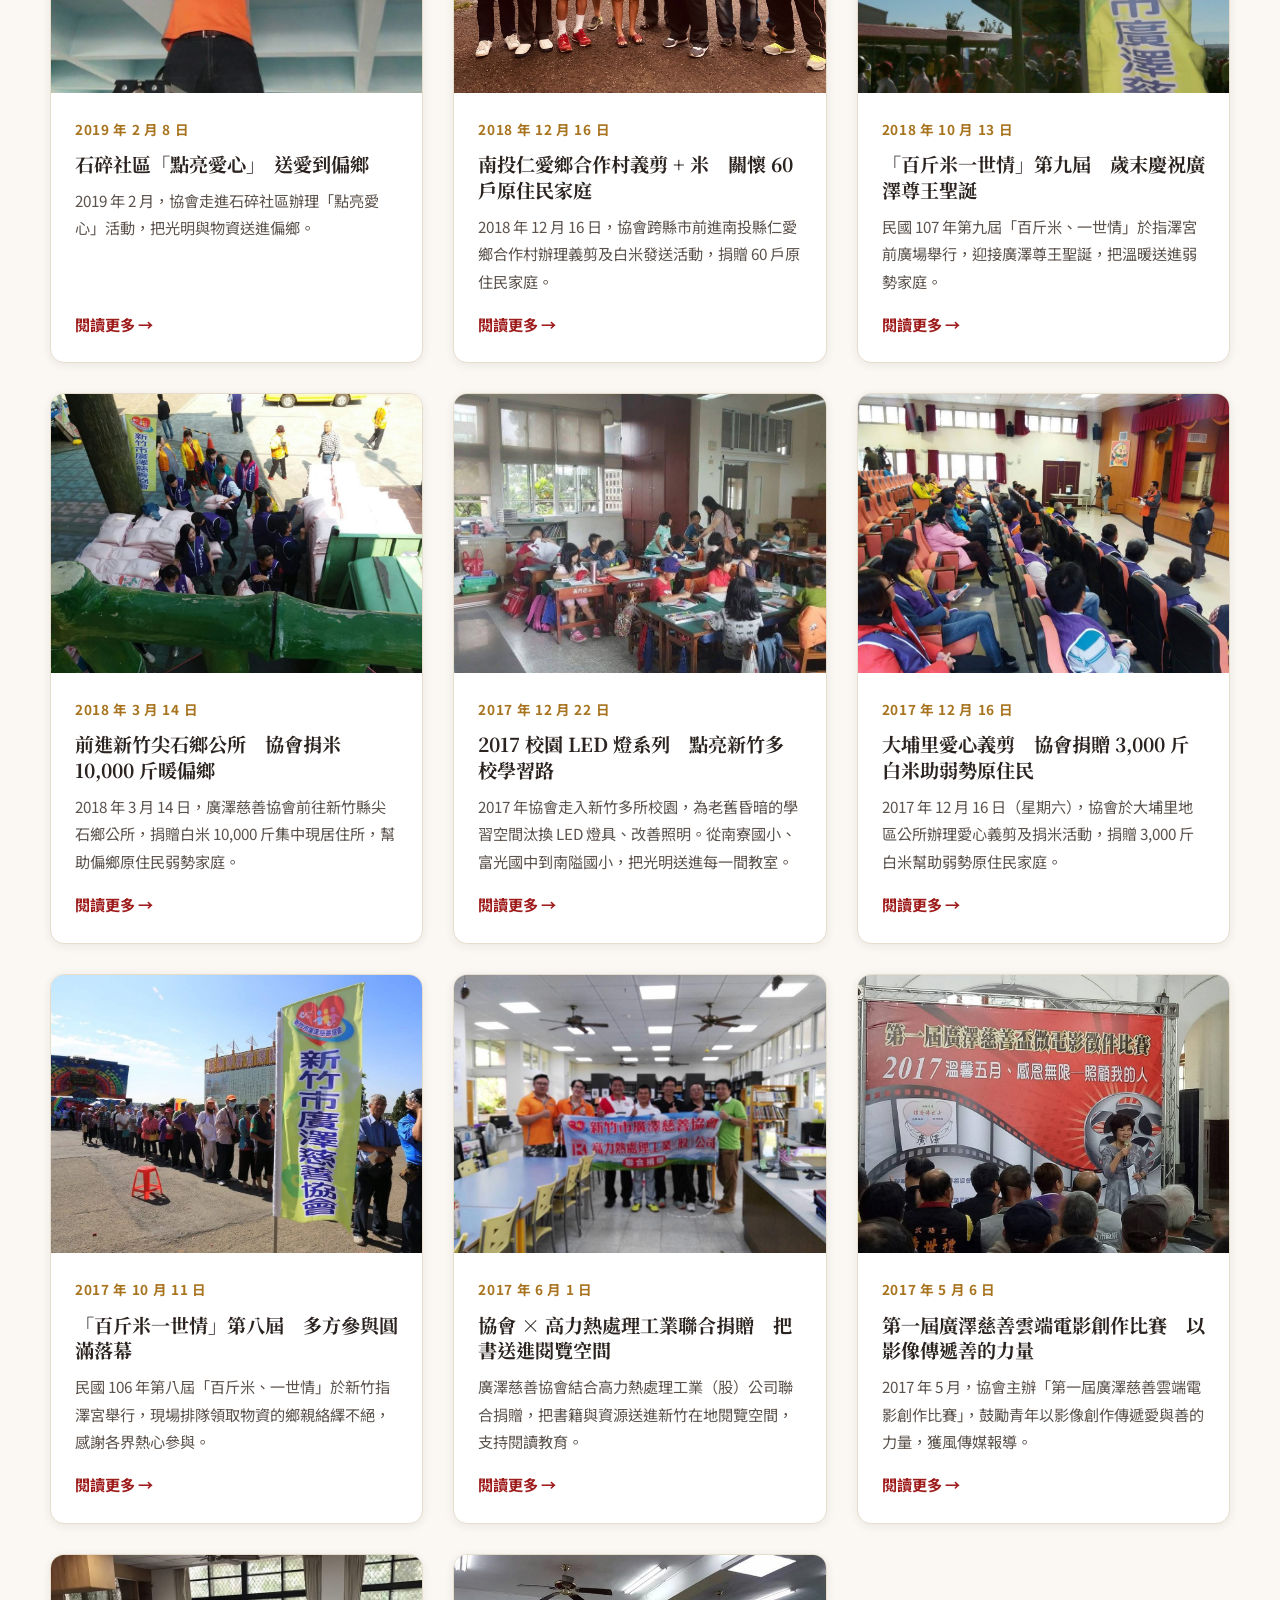
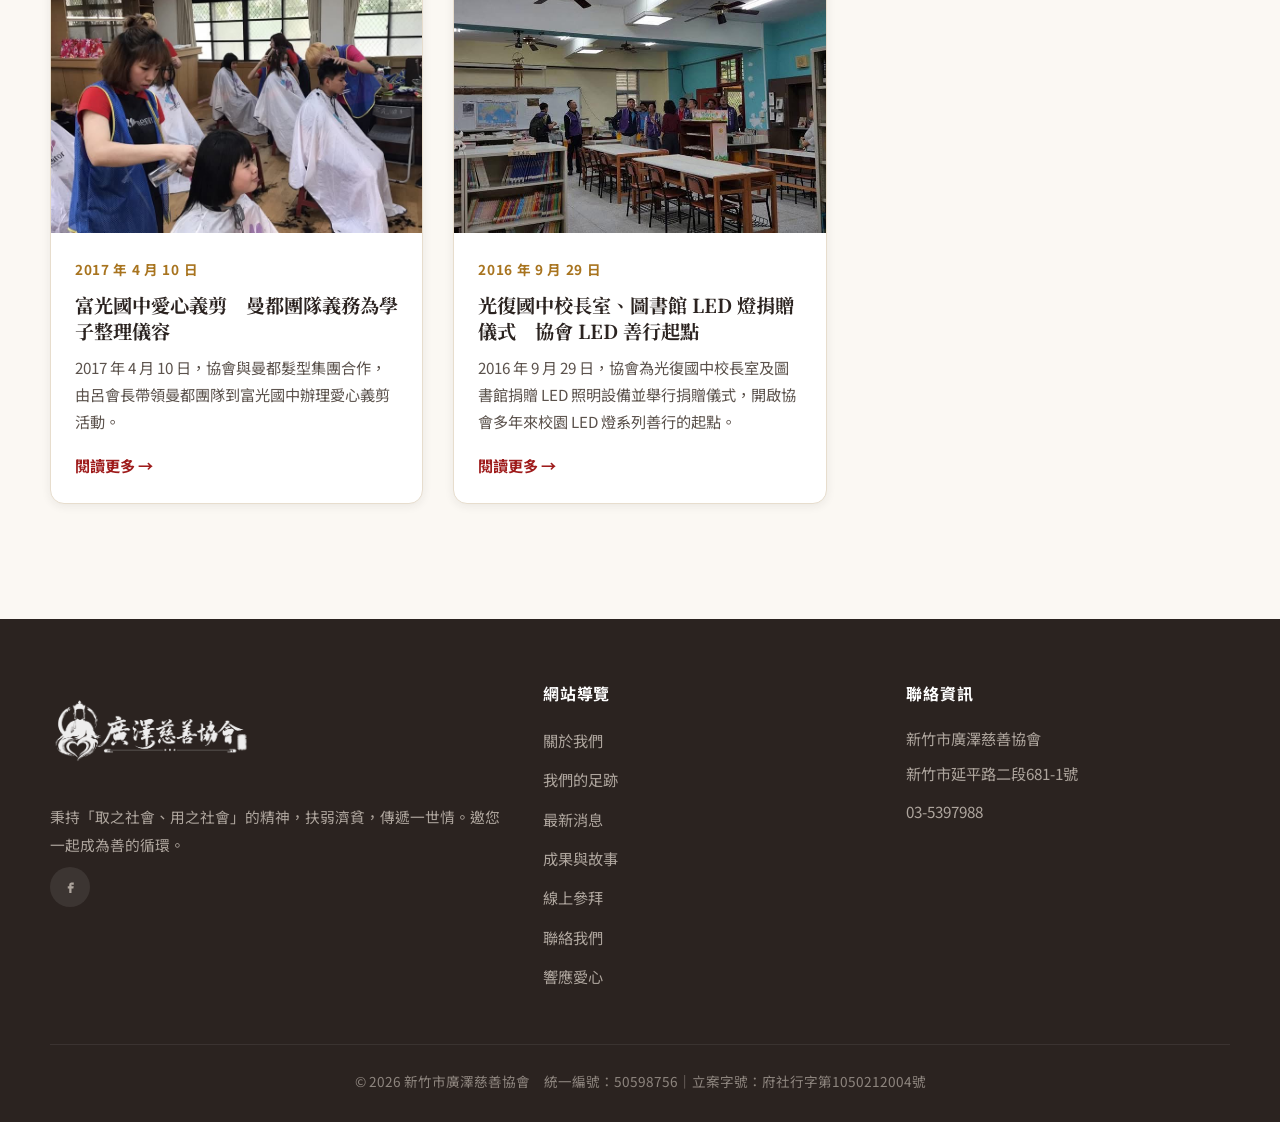
<file: public/news.html>
<!DOCTYPE html>
<html lang="zh-Hant">
<head>
  <meta charset="UTF-8" />
  <meta name="viewport" content="width=device-width, initial-scale=1" />
  <title>最新消息｜新竹市廣澤慈善協會</title>
  <meta name="description" content="新竹市廣澤慈善協會最新活動消息與公告。" />
  <link rel="preconnect" href="https://fonts.googleapis.com" />
  <link rel="preconnect" href="https://fonts.gstatic.com" crossorigin />
  <link href="https://fonts.googleapis.com/css2?family=Noto+Sans+TC:wght@400;500;700&family=Noto+Serif+TC:wght@500;700;900&display=swap" rel="stylesheet" />
  <link rel="stylesheet" href="assets/css/styles.20260719.css" />
  <link rel="icon" href="assets/img/logo.jpg" />
</head>
<body>
  <header id="site-header"></header>

  <section class="page-hero" id="news-detail-head">
    <div class="container">
      <p class="eyebrow">最新消息</p>
      <h1>協會動態</h1>
      <p>活動公告、善行紀錄與協會近況，都在這裡</p>
    </div>
  </section>

  <section class="section">
    <div class="container">
      <div class="news-grid" id="news-list"></div>
      <div id="news-detail"></div>
    </div>
  </section>

  <footer id="site-footer"></footer>
  <button class="to-top" aria-label="回到頂端">↑</button>
  <script src="assets/js/main.20260719.js"></script>
</body>
</html>
</file>
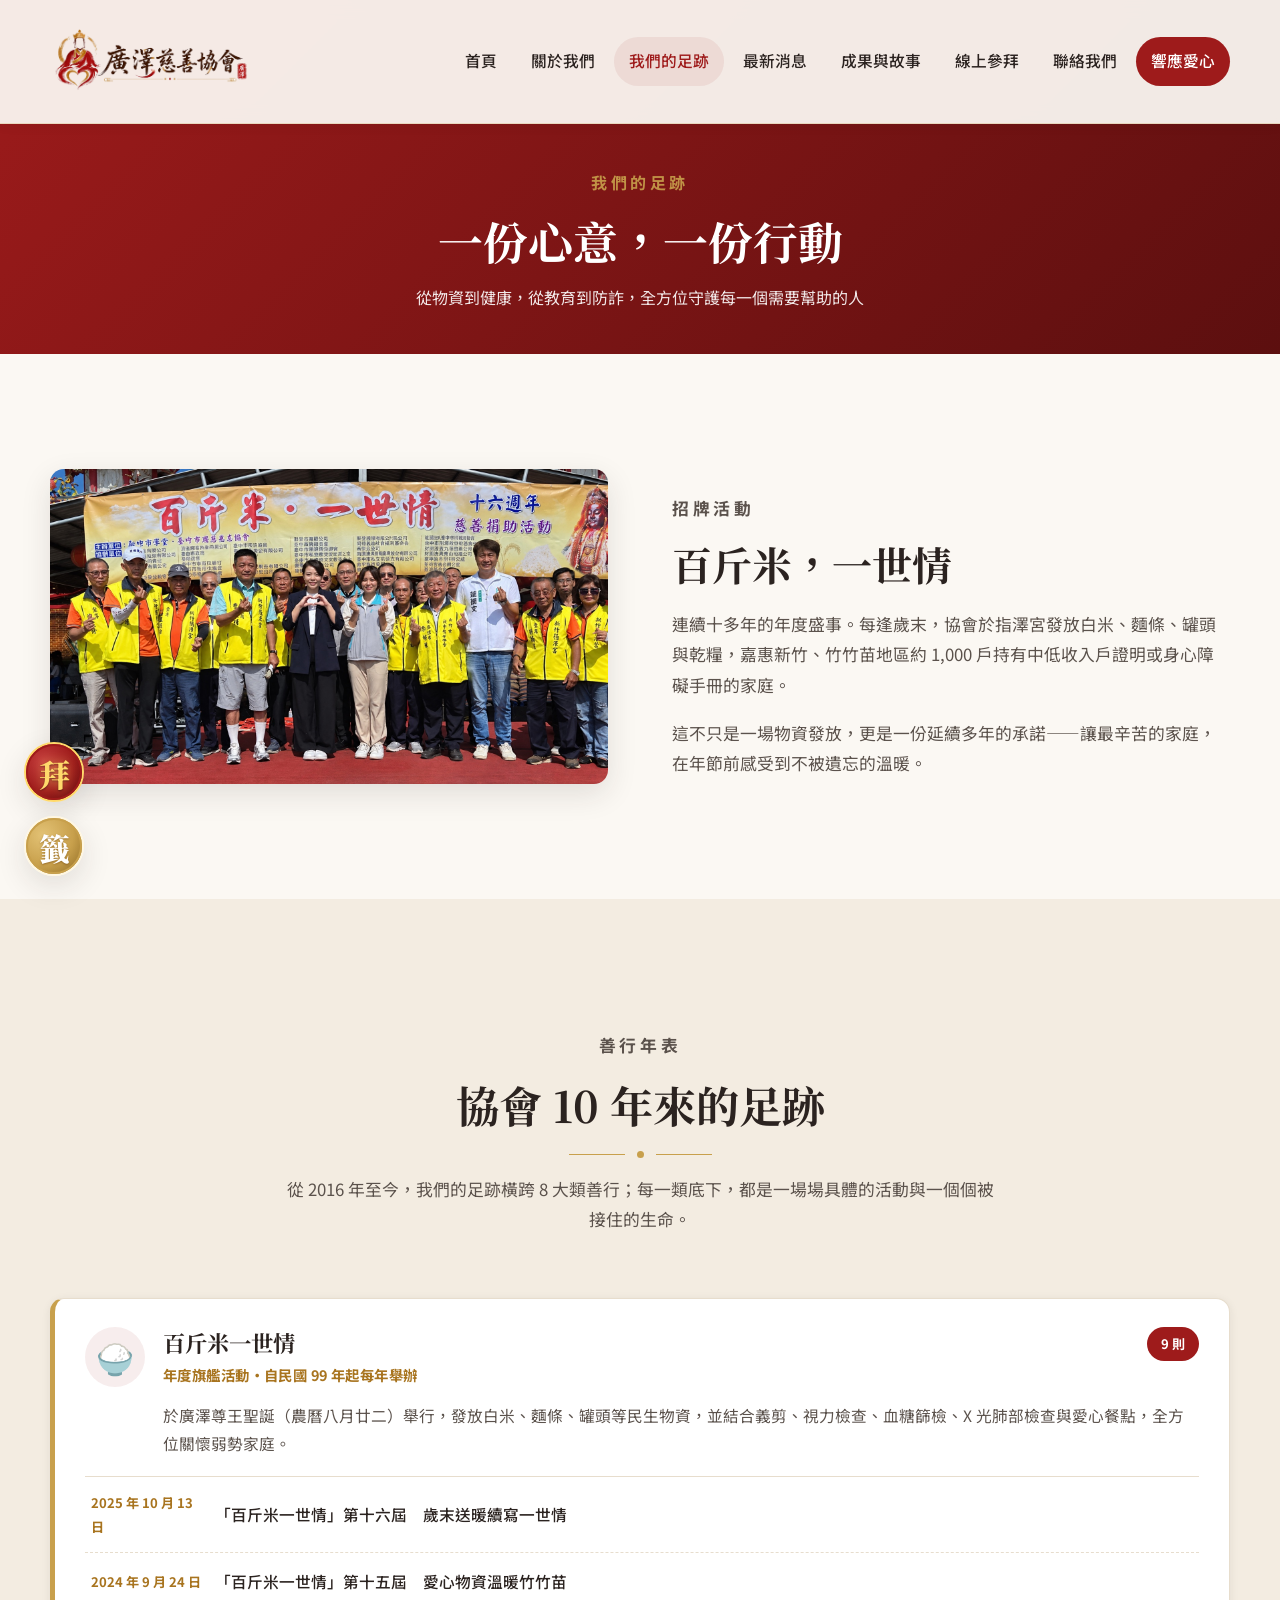
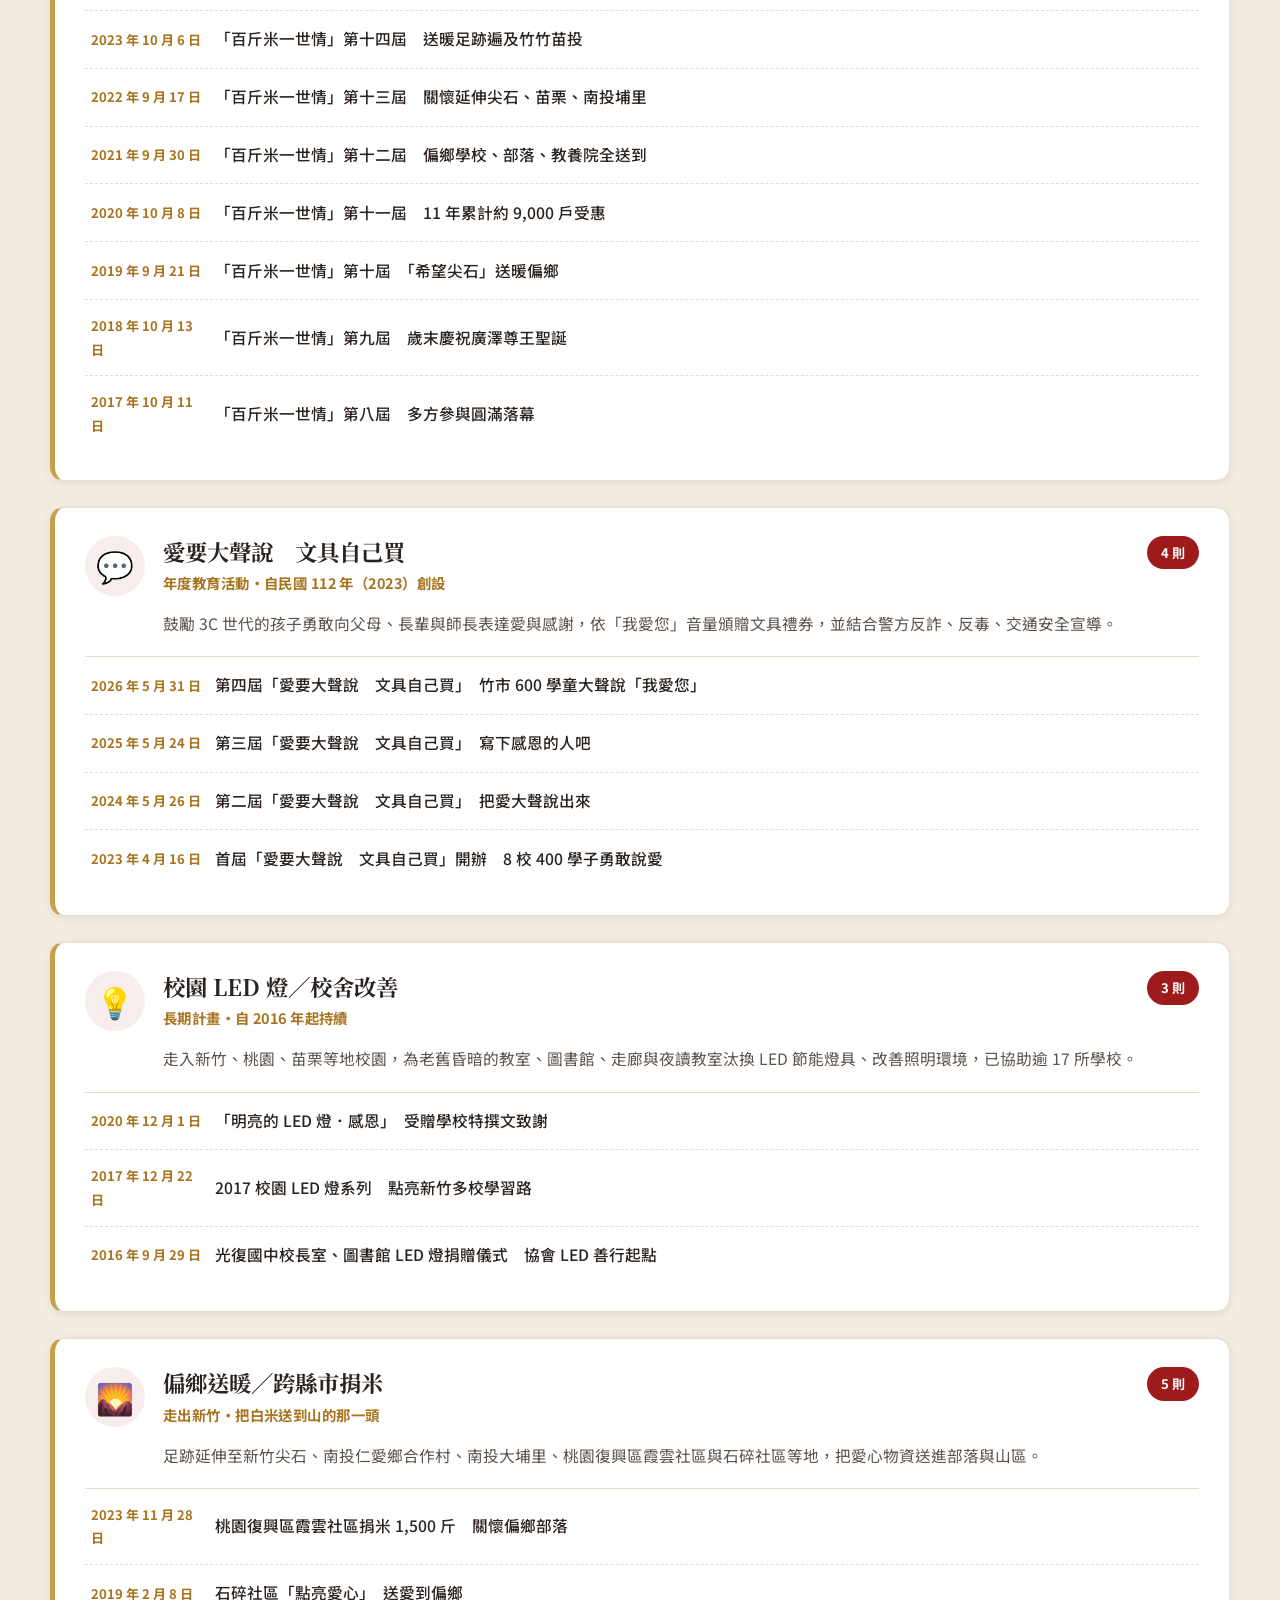
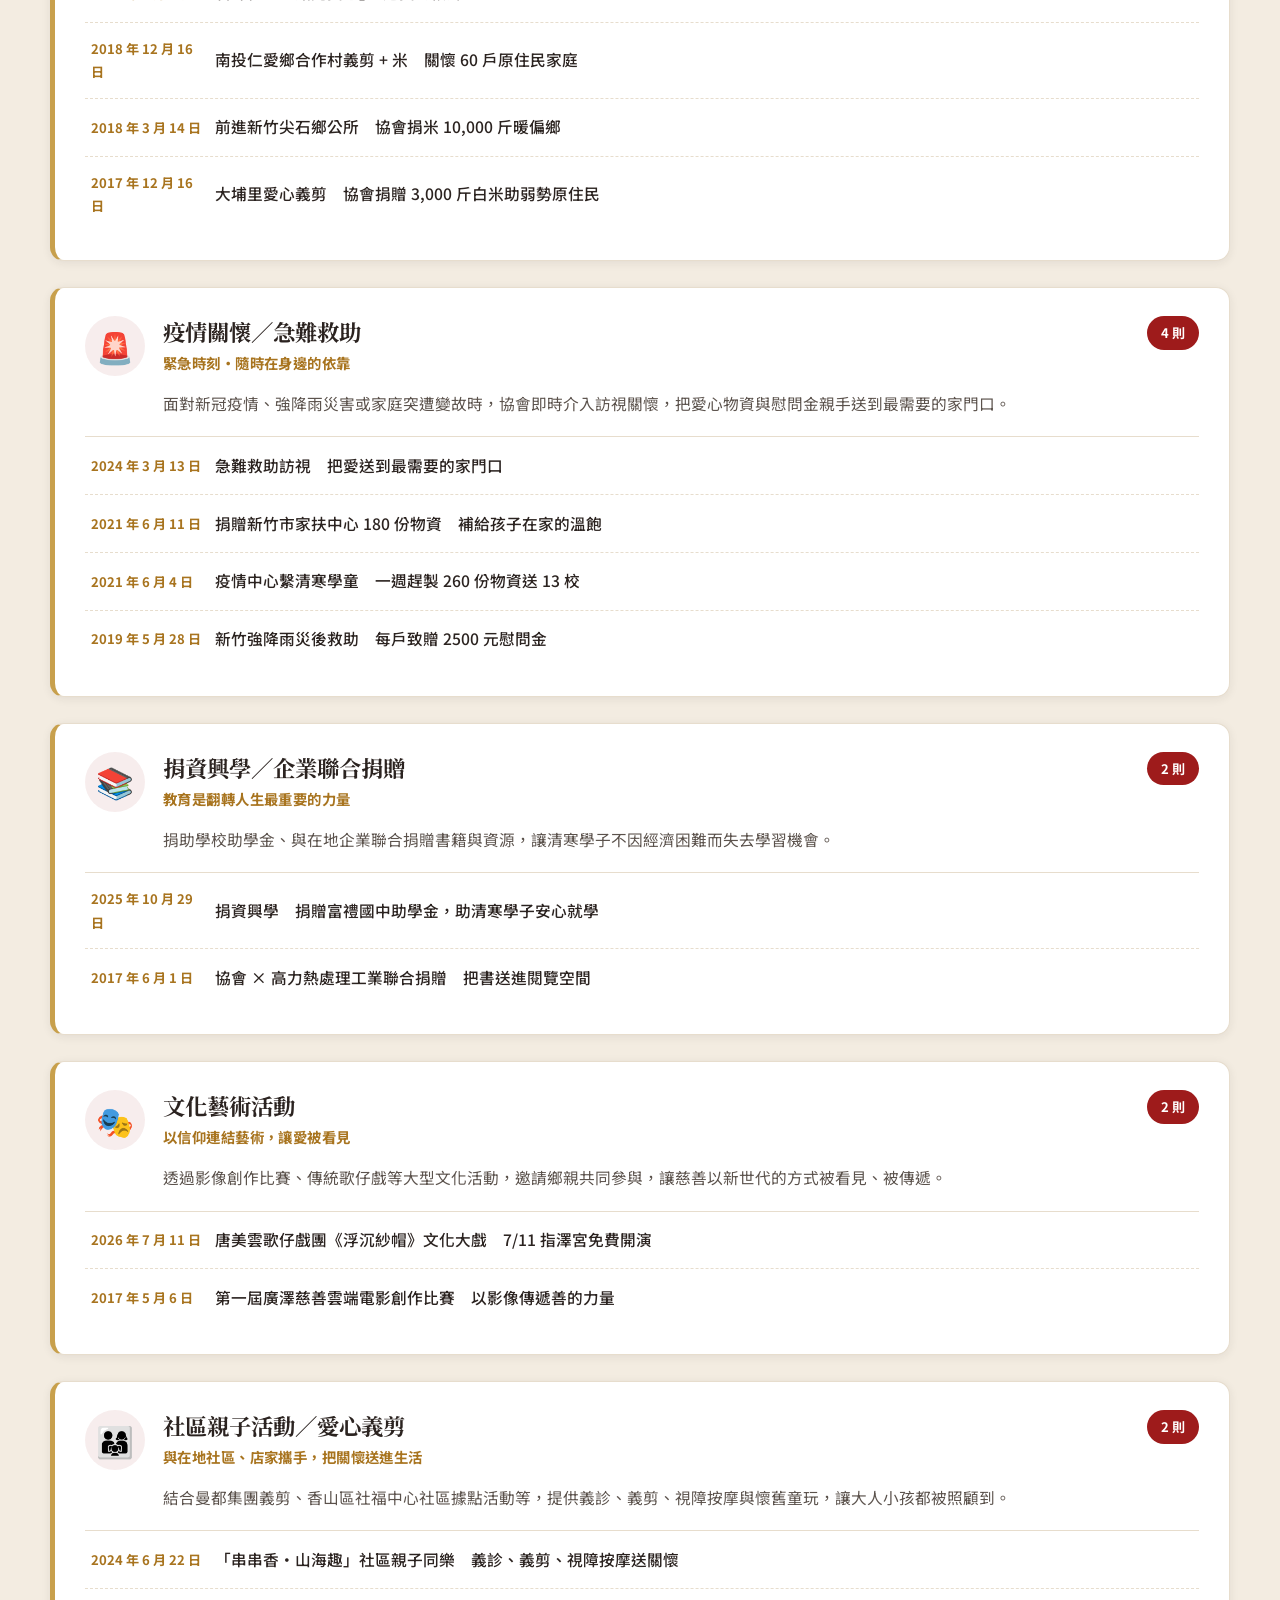
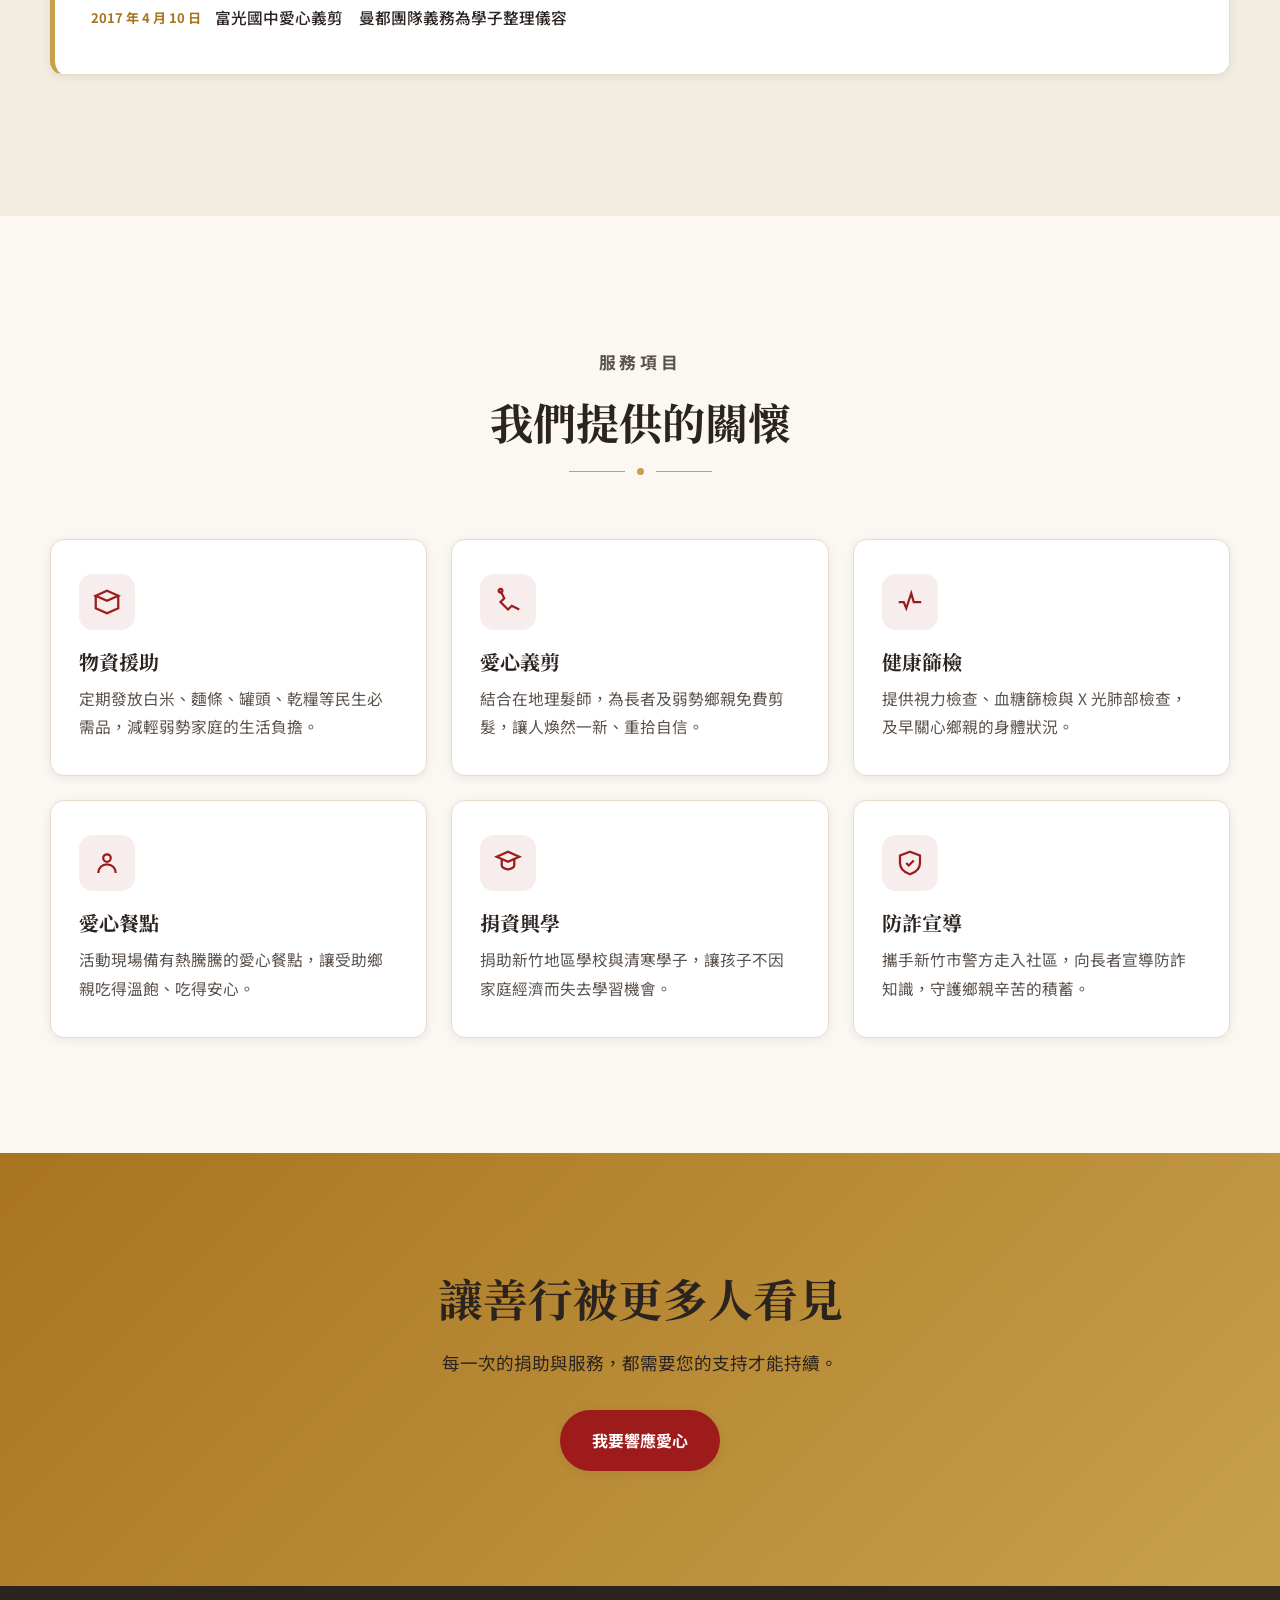
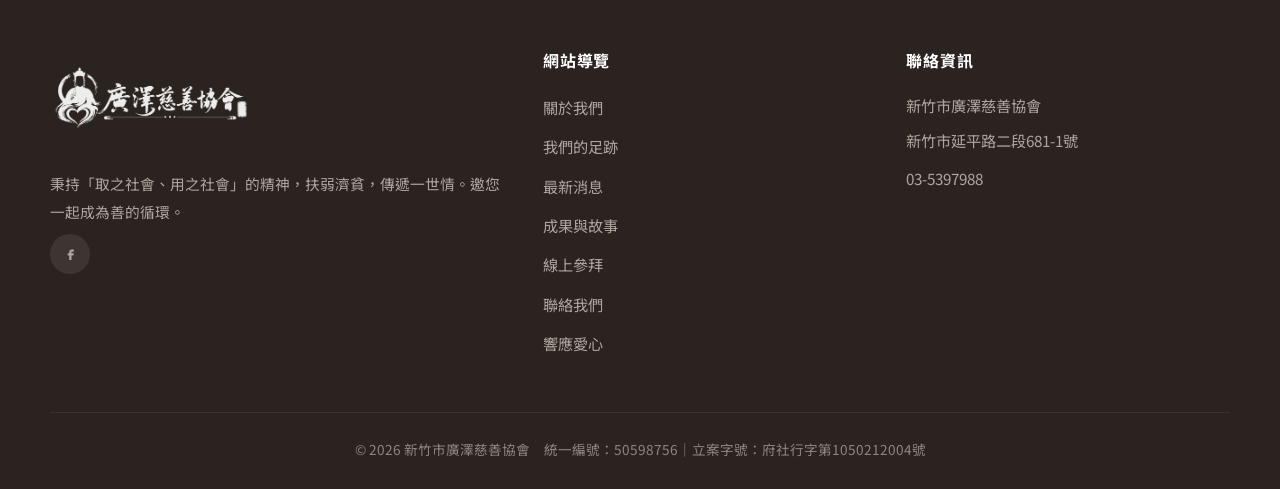
<file: public/services.html>
<!DOCTYPE html>
<html lang="zh-Hant">
<head>
  <meta charset="UTF-8" />
  <meta name="viewport" content="width=device-width, initial-scale=1" />
  <title>我們的足跡｜新竹市廣澤慈善協會</title>
  <meta name="description" content="廣澤慈善協會的服務：百斤米一世情物資援助、愛心義剪、健康篩檢、捐資興學、防詐宣導，全方位守護新竹弱勢鄉親。" />
  <link rel="preconnect" href="https://fonts.googleapis.com" />
  <link rel="preconnect" href="https://fonts.gstatic.com" crossorigin />
  <link href="https://fonts.googleapis.com/css2?family=Noto+Sans+TC:wght@400;500;700&family=Noto+Serif+TC:wght@500;700;900&display=swap" rel="stylesheet" />
  <link rel="stylesheet" href="assets/css/styles.20260719.css" />
  <link rel="icon" href="assets/img/logo.jpg" />
</head>
<body>
  <header id="site-header"></header>

  <section class="page-hero">
    <div class="container">
      <p class="eyebrow">我們的足跡</p>
      <h1>一份心意，一份行動</h1>
      <p>從物資到健康，從教育到防詐，全方位守護每一個需要幫助的人</p>
    </div>
  </section>

  <!-- Rice feature -->
  <section class="section">
    <div class="container">
      <div class="feature">
        <div class="feature__media reveal"><img src="assets/img/rice-cover.jpg" alt="百斤米一世情十六週年全體合影" /></div>
        <div class="feature__body reveal">
          <p class="eyebrow">招牌活動</p>
          <h2>百斤米，一世情</h2>
          <p>連續十多年的年度盛事。每逢歲末，協會於指澤宮發放白米、麵條、罐頭與乾糧，嘉惠新竹、竹竹苗地區約 1,000 戶持有中低收入戶證明或身心障礙手冊的家庭。</p>
          <p>這不只是一場物資發放，更是一份延續多年的承諾——讓最辛苦的家庭，在年節前感受到不被遺忘的溫暖。</p>
        </div>
      </div>
    </div>
  </section>

  <!-- 8 大善行分類 -->
  <section class="section section--cream2">
    <div class="container">
      <div class="section__head">
        <p class="eyebrow">善行年表</p>
        <h2>協會 10 年來的足跡</h2>
        <div class="divider"><span></span></div>
        <p>從 2016 年至今，我們的足跡橫跨 8 大類善行；每一類底下，都是一場場具體的活動與一個個被接住的生命。</p>
      </div>
      <div id="categories-list"></div>
    </div>
  </section>

  <!-- Service detail cards -->
  <section class="section">
    <div class="container">
      <div class="section__head">
        <p class="eyebrow">服務項目</p>
        <h2>我們提供的關懷</h2>
        <div class="divider"><span></span></div>
      </div>
      <div class="cards">
        <div class="card reveal">
          <div class="card__icon"><svg viewBox="0 0 24 24" fill="none" stroke="currentColor" stroke-width="1.8"><path d="M3 7l9-4 9 4-9 4z"/><path d="M3 7v10l9 4 9-4V7"/></svg></div>
          <h3>物資援助</h3>
          <p>定期發放白米、麵條、罐頭、乾糧等民生必需品，減輕弱勢家庭的生活負擔。</p>
        </div>
        <div class="card reveal">
          <div class="card__icon"><svg viewBox="0 0 24 24" fill="none" stroke="currentColor" stroke-width="1.8"><path d="M6 3l3 6-3 3 6 6 3-3 6 3"/><circle cx="6" cy="3" r="1.5"/></svg></div>
          <h3>愛心義剪</h3>
          <p>結合在地理髮師，為長者及弱勢鄉親免費剪髮，讓人煥然一新、重拾自信。</p>
        </div>
        <div class="card reveal">
          <div class="card__icon"><svg viewBox="0 0 24 24" fill="none" stroke="currentColor" stroke-width="1.8"><path d="M3 12h4l2 5 4-12 2 7h6"/></svg></div>
          <h3>健康篩檢</h3>
          <p>提供視力檢查、血糖篩檢與 X 光肺部檢查，及早關心鄉親的身體狀況。</p>
        </div>
        <div class="card reveal">
          <div class="card__icon"><svg viewBox="0 0 24 24" fill="none" stroke="currentColor" stroke-width="1.8"><circle cx="12" cy="8" r="3"/><path d="M5 20a7 7 0 0114 0"/></svg></div>
          <h3>愛心餐點</h3>
          <p>活動現場備有熱騰騰的愛心餐點，讓受助鄉親吃得溫飽、吃得安心。</p>
        </div>
        <div class="card reveal">
          <div class="card__icon"><svg viewBox="0 0 24 24" fill="none" stroke="currentColor" stroke-width="1.8"><path d="M3 7l9-4 9 4-9 4z"/><path d="M7 9v5c0 1.5 2.5 3 5 3s5-1.5 5-3V9"/></svg></div>
          <h3>捐資興學</h3>
          <p>捐助新竹地區學校與清寒學子，讓孩子不因家庭經濟而失去學習機會。</p>
        </div>
        <div class="card reveal">
          <div class="card__icon"><svg viewBox="0 0 24 24" fill="none" stroke="currentColor" stroke-width="1.8"><path d="M12 3l8 3v6c0 5-3.5 7.5-8 9-4.5-1.5-8-4-8-9V6z"/><path d="M9 12l2 2 4-4"/></svg></div>
          <h3>防詐宣導</h3>
          <p>攜手新竹市警方走入社區，向長者宣導防詐知識，守護鄉親辛苦的積蓄。</p>
        </div>
      </div>
    </div>
  </section>

  <section class="section cta">
    <div class="container">
      <h2>讓善行被更多人看見</h2>
      <p>每一次的捐助與服務，都需要您的支持才能持續。</p>
      <a class="btn btn--primary" href="get-involved.html">我要響應愛心</a>
    </div>
  </section>

  <footer id="site-footer"></footer>
  <button class="to-top" aria-label="回到頂端">↑</button>
  <script src="assets/js/main.20260719.js"></script>
</body>
</html>
</file>
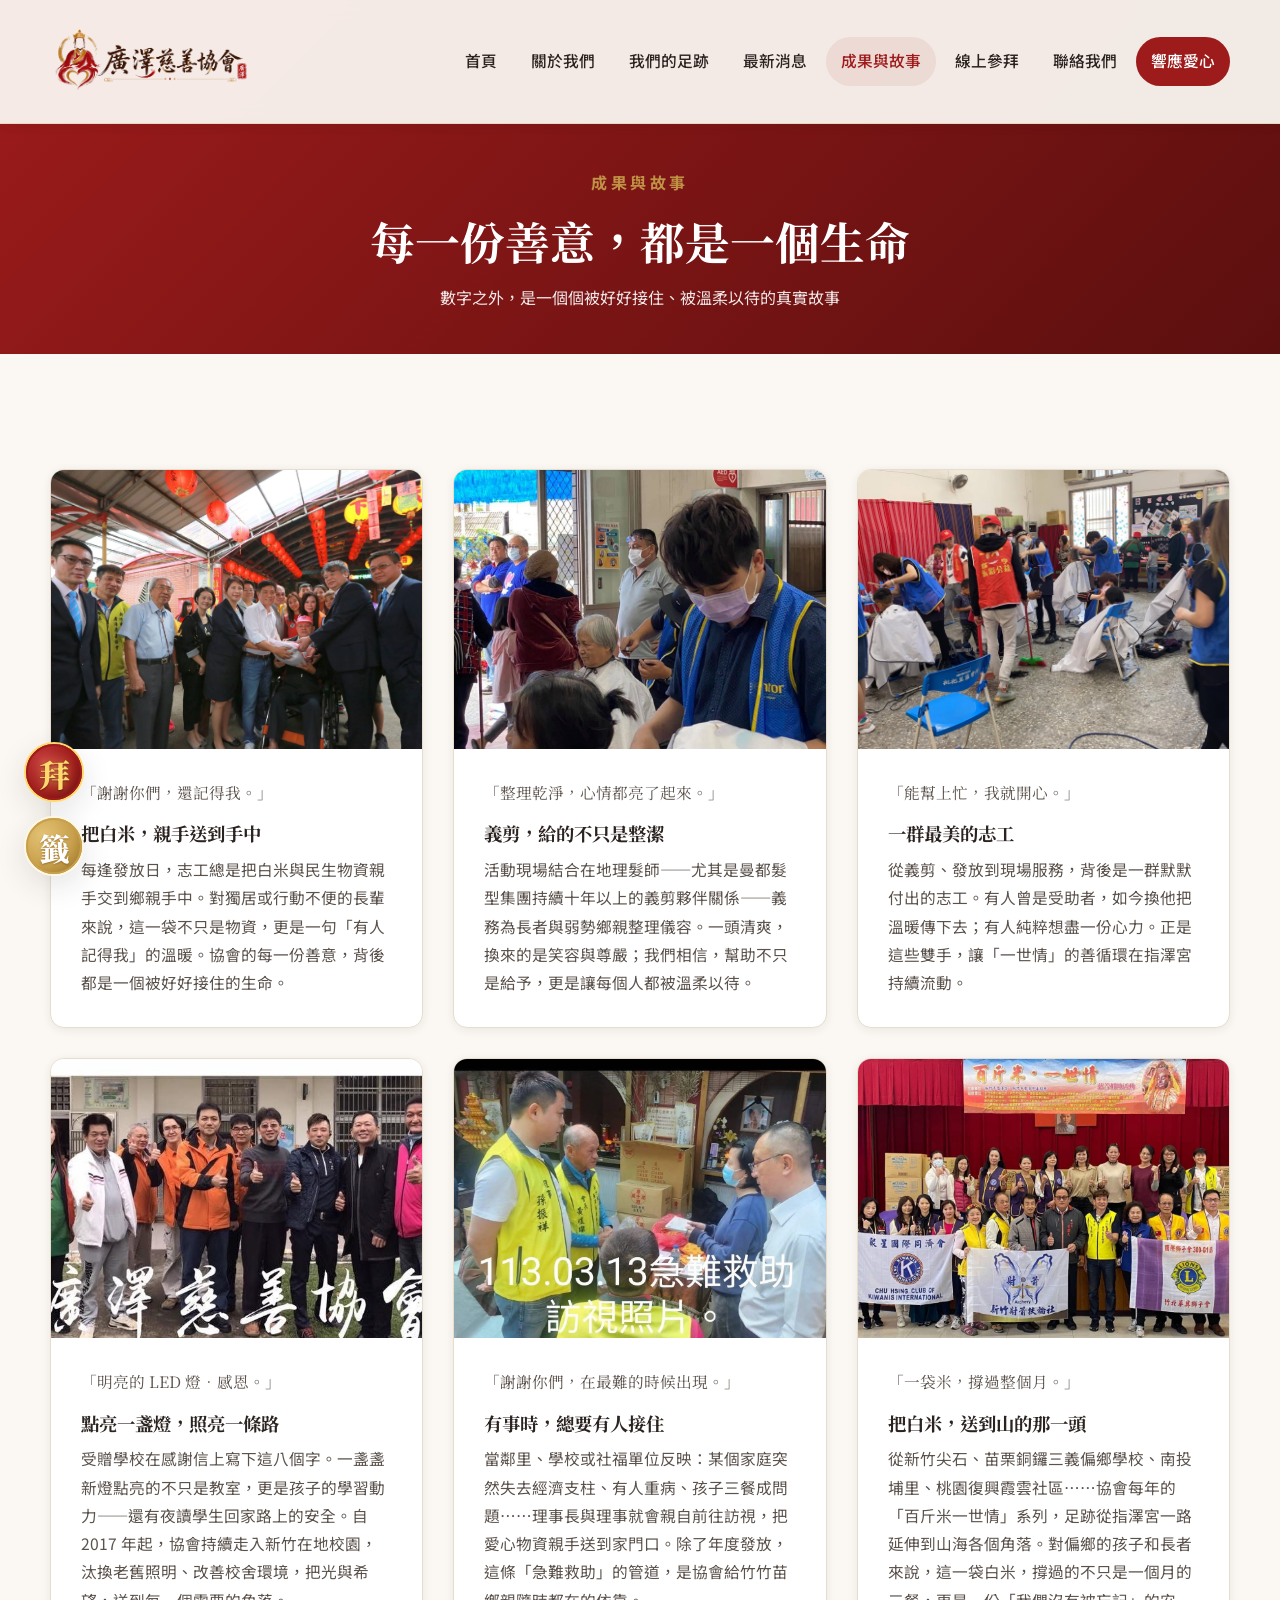
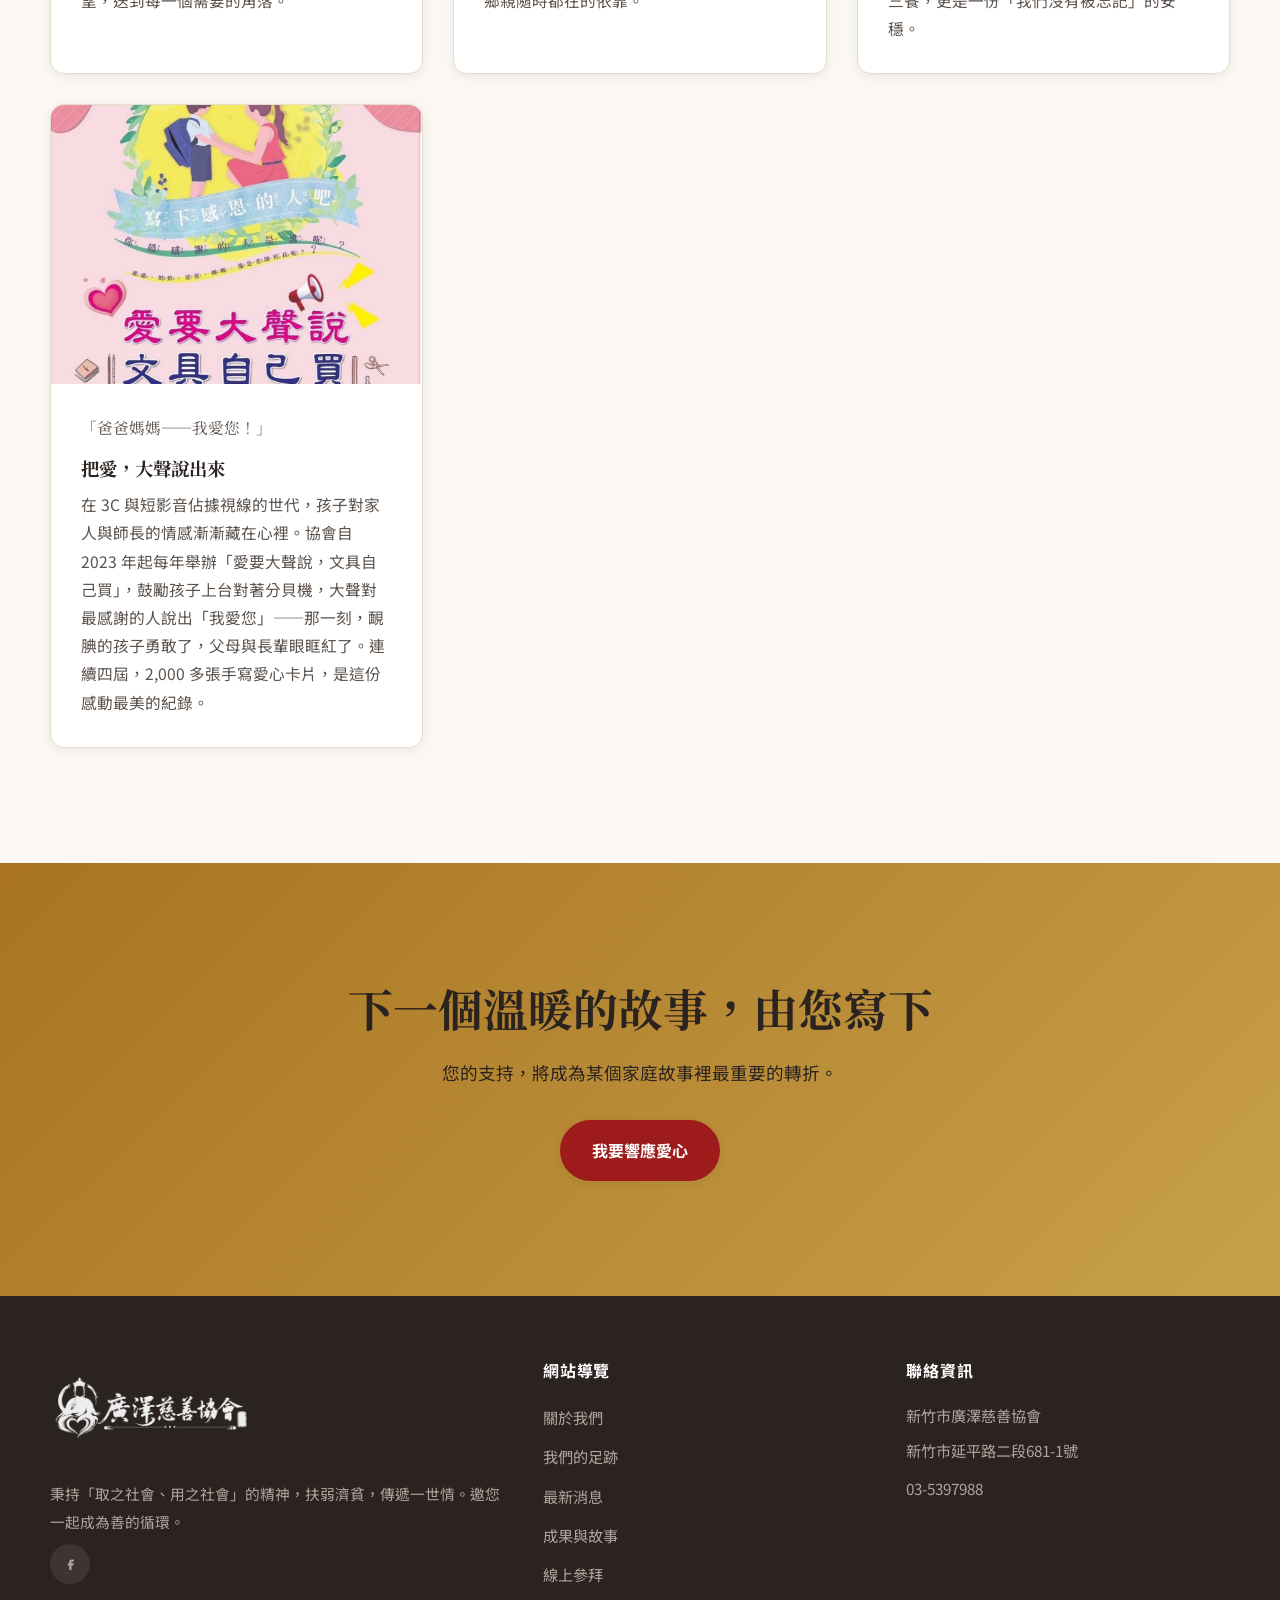
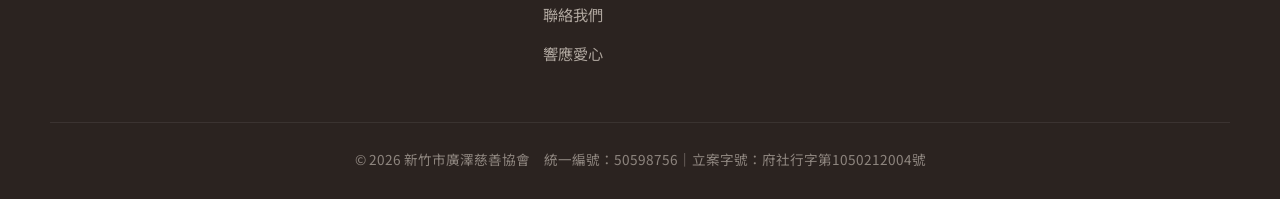
<file: public/stories.html>
<!DOCTYPE html>
<html lang="zh-Hant">
<head>
  <meta charset="UTF-8" />
  <meta name="viewport" content="width=device-width, initial-scale=1" />
  <title>成果與故事｜新竹市廣澤慈善協會</title>
  <meta name="description" content="每一份善意背後，都是一個被好好接住的生命。看見廣澤慈善協會的成果與受助者的真實故事。" />
  <link rel="preconnect" href="https://fonts.googleapis.com" />
  <link rel="preconnect" href="https://fonts.gstatic.com" crossorigin />
  <link href="https://fonts.googleapis.com/css2?family=Noto+Sans+TC:wght@400;500;700&family=Noto+Serif+TC:wght@500;700;900&display=swap" rel="stylesheet" />
  <link rel="stylesheet" href="assets/css/styles.20260719.css" />
  <link rel="icon" href="assets/img/logo.jpg" />
</head>
<body>
  <header id="site-header"></header>

  <section class="page-hero">
    <div class="container">
      <p class="eyebrow">成果與故事</p>
      <h1>每一份善意，都是一個生命</h1>
      <p>數字之外，是一個個被好好接住、被溫柔以待的真實故事</p>
    </div>
  </section>

  <section class="section">
    <div class="container">
      <div class="story-grid" id="stories-list"></div>
    </div>
  </section>

  <section class="section cta">
    <div class="container">
      <h2>下一個溫暖的故事，由您寫下</h2>
      <p>您的支持，將成為某個家庭故事裡最重要的轉折。</p>
      <a class="btn btn--primary" href="get-involved.html">我要響應愛心</a>
    </div>
  </section>

  <footer id="site-footer"></footer>
  <button class="to-top" aria-label="回到頂端">↑</button>
  <script src="assets/js/main.20260719.js"></script>
</body>
</html>
</file>
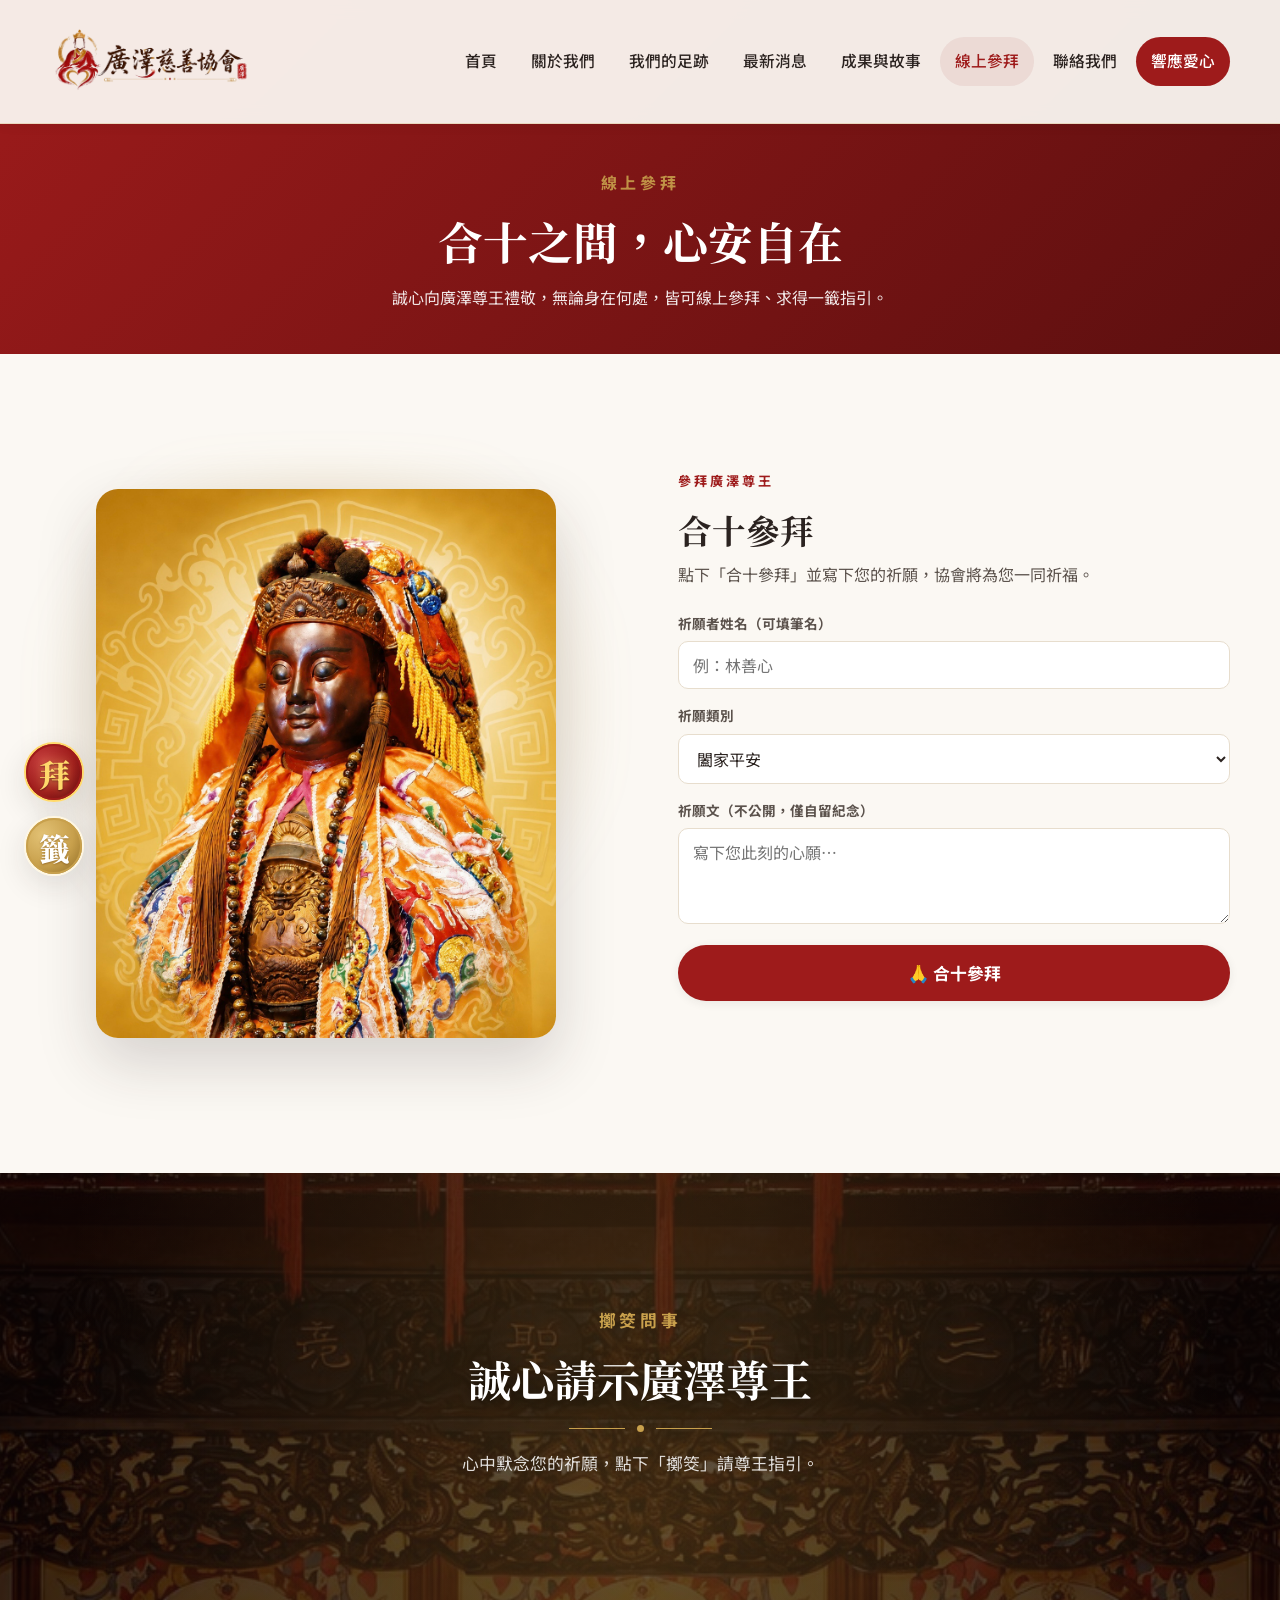
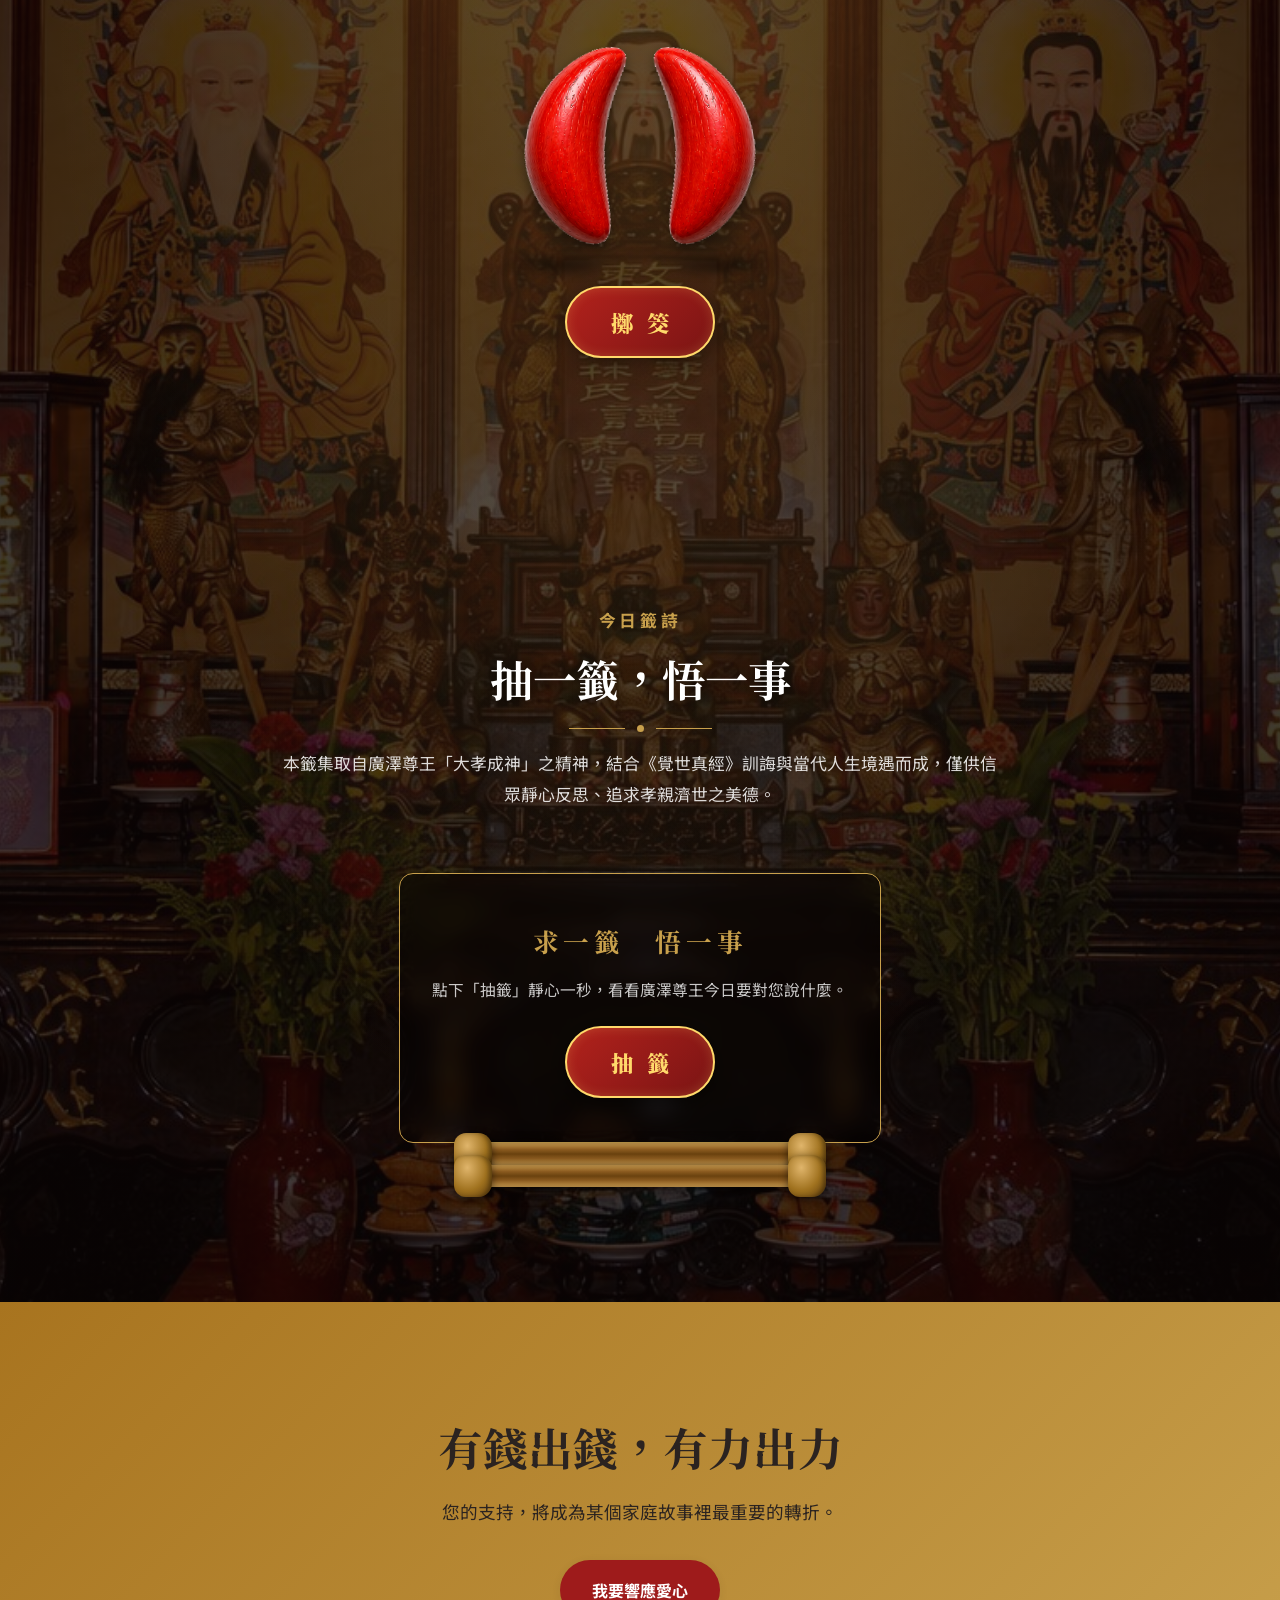
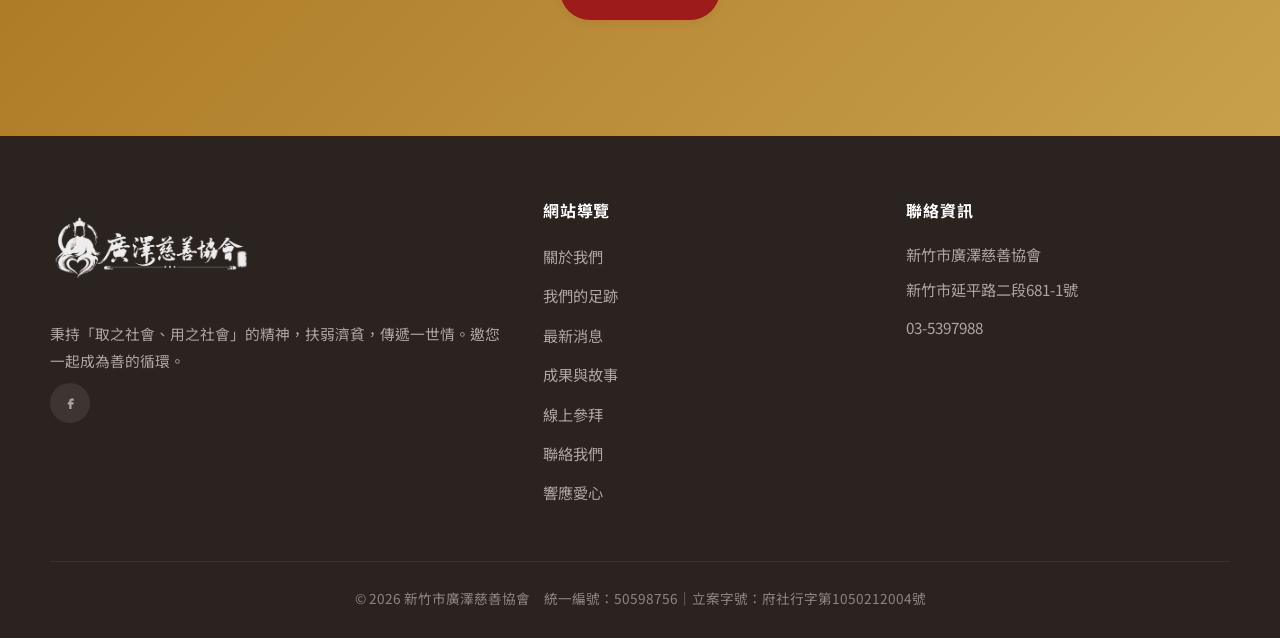
<file: public/worship.html>
<!DOCTYPE html>
<html lang="zh-Hant">
<head>
  <meta charset="UTF-8" />
  <meta name="viewport" content="width=device-width, initial-scale=1" />
  <title>線上參拜｜新竹市廣澤慈善協會</title>
  <meta name="description" content="廣澤尊王線上參拜，向廣澤尊王合十參拜，並抽一支今日籤詩，感受孝道與善行的精神指引。" />
  <link rel="preconnect" href="https://fonts.googleapis.com" />
  <link rel="preconnect" href="https://fonts.gstatic.com" crossorigin />
  <link href="https://fonts.googleapis.com/css2?family=Noto+Sans+TC:wght@400;500;700&family=Noto+Serif+TC:wght@500;700;900&display=swap" rel="stylesheet" />
  <link rel="stylesheet" href="assets/css/styles.20260719.css" />
  <link rel="icon" href="assets/img/logo.jpg" />
</head>
<body class="is-worship has-hash-scroll">
  <header id="site-header"></header>

  <section class="page-hero">
    <div class="container">
      <p class="eyebrow">線上參拜</p>
      <h1>合十之間，心安自在</h1>
      <p>誠心向廣澤尊王禮敬，無論身在何處，皆可線上參拜、求得一籤指引。</p>
    </div>
  </section>

  <!-- 參拜區 -->
  <section class="section" id="section-pray">
    <div class="container">
      <div class="worship">
        <div class="worship__deity reveal" id="deity">
          <div class="worship__halo"></div>
          <div class="worship__sparkles">
            <span></span><span></span><span></span><span></span>
            <span></span><span></span><span></span><span></span>
            <span></span><span></span>
          </div>
          <img src="assets/img/guangze-zunwang.jpg" alt="廣澤尊王" />
          <div class="worship__petals" id="petals"></div>
          <div class="worship__incense" id="incense">
            <span></span><span></span><span></span>
          </div>
        </div>

        <div class="worship__panel reveal">
          <p class="eyebrow">參拜廣澤尊王</p>
          <h2>合十參拜</h2>
          <p class="worship__hint">點下「合十參拜」並寫下您的祈願，協會將為您一同祈福。</p>

          <div class="worship__form">
            <label>祈願者姓名（可填筆名）
              <input type="text" id="pray-name" maxlength="20" placeholder="例：林善心" />
            </label>
            <label>祈願類別
              <select id="pray-type">
                <option value="平安">闔家平安</option>
                <option value="健康">身體健康</option>
                <option value="學業">學業順利</option>
                <option value="事業">事業有成</option>
                <option value="姻緣">良緣早結</option>
                <option value="孝親">家中長輩安康</option>
                <option value="感恩">感恩祝福</option>
                <option value="其他">其他祈願</option>
              </select>
            </label>
            <label>祈願文（不公開，僅自留紀念）
              <textarea id="pray-wish" rows="3" maxlength="200" placeholder="寫下您此刻的心願…"></textarea>
            </label>
            <button type="button" class="btn btn--primary worship__btn" id="pray-btn">🙏 合十參拜</button>
            <p class="worship__count" id="pray-count">　</p>
          </div>
        </div>
      </div>
    </div>
  </section>

  <!-- 神廳沉浸區（擲筊 + 籤詩共用背景） -->
  <div class="temple-wrap">
  <div class="temple-wrap__bg"></div>

  <!-- 擲筊問事 -->
  <section class="section toss-section" id="section-toss">
    <div class="toss-bg" hidden></div>
    <div class="container" style="position:relative;z-index:2">
      <div class="section__head">
        <p class="eyebrow">擲筊問事</p>
        <h2>誠心請示廣澤尊王</h2>
        <div class="divider"><span></span></div>
        <p>心中默念您的祈願，點下「擲筊」請尊王指引。</p>
      </div>

      <div class="toss reveal">
        <svg width="0" height="0" style="position:absolute;pointer-events:none;visibility:hidden" aria-hidden="true">
          <defs>
            <!-- 凸面：深紅木漆，亮面較柔和（不像塑膠） -->
            <radialGradient id="poeFrontGrad" cx="35%" cy="30%" r="80%">
              <stop offset="0%" stop-color="#dc4040"/>
              <stop offset="30%" stop-color="#b22020"/>
              <stop offset="65%" stop-color="#7a0e0e"/>
              <stop offset="100%" stop-color="#3a0404"/>
            </radialGradient>
            <linearGradient id="poeShine" x1="15%" y1="10%" x2="35%" y2="90%">
              <stop offset="0%" stop-color="rgba(255,210,210,.55)"/>
              <stop offset="50%" stop-color="rgba(255,210,210,0)"/>
            </linearGradient>
            <!-- 平面：較暗、有木紋感 -->
            <linearGradient id="poeBackGrad" x1="50%" y1="0%" x2="50%" y2="100%">
              <stop offset="0%" stop-color="#8a1414"/>
              <stop offset="50%" stop-color="#6e0a0a"/>
              <stop offset="100%" stop-color="#3a0404"/>
            </linearGradient>
            <!-- 飽滿 D 形半月（弧朝左、內近直線朝右），俯視比例約 1:1.55 -->
            <symbol id="poeShape" viewBox="0 0 100 140" preserveAspectRatio="none">
              <path d="M88 12
                       C 50 6, 14 24, 8 60
                       C 4 82, 4 92, 8 114
                       C 16 138, 54 144, 88 134
                       C 84 114, 82 92, 82 72
                       C 82 52, 84 32, 88 12 Z"/>
            </symbol>
            <symbol id="poeFront" viewBox="0 0 100 140" preserveAspectRatio="none">
              <use href="#poeShape" fill="url(#poeFrontGrad)" stroke="#220202" stroke-width="1.4"/>
              <!-- 弧形側大面積柔和高光 -->
              <path d="M26 30
                       C 16 50, 12 72, 14 95
                       C 16 112, 22 124, 28 126
                       C 32 124, 30 118, 26 110
                       C 20 94, 18 76, 22 56
                       C 24 42, 30 32, 26 30 Z" fill="url(#poeShine)"/>
              <!-- 內側接近平面的微弱暗影帶 -->
              <path d="M76 28 C 72 52, 70 72, 70 72 C 70 92, 72 110, 76 130"
                    fill="none" stroke="rgba(0,0,0,.35)" stroke-width="2.5" stroke-linecap="round"/>
              <!-- 弧形側頂端反光 -->
              <ellipse cx="22" cy="32" rx="5" ry="2" fill="rgba(255,255,255,.5)"/>
              <ellipse cx="22" cy="122" rx="5" ry="2" fill="rgba(255,255,255,.28)"/>
            </symbol>
            <symbol id="poeBack" viewBox="0 0 100 140" preserveAspectRatio="none">
              <use href="#poeShape" fill="url(#poeBackGrad)" stroke="#180101" stroke-width="1.4"/>
              <!-- 木紋（縱向，多條，比正面明顯） -->
              <path d="M50 22 C 46 50, 44 72, 44 72 C 44 92, 46 116, 50 132"
                    fill="none" stroke="rgba(35,5,5,.65)" stroke-width="1"/>
              <path d="M34 32 C 28 54, 26 72, 26 72 C 26 92, 28 110, 34 124"
                    fill="none" stroke="rgba(35,5,5,.45)" stroke-width=".8"/>
              <path d="M64 28 C 60 54, 60 72, 60 72 C 60 90, 60 110, 64 130"
                    fill="none" stroke="rgba(35,5,5,.5)" stroke-width=".7"/>
              <path d="M20 44 C 16 60, 14 72, 14 72 C 14 90, 16 100, 20 116"
                    fill="none" stroke="rgba(35,5,5,.3)" stroke-width=".6"/>
              <!-- 整體陰影感 -->
              <use href="#poeShape" fill="rgba(0,0,0,.22)"/>
            </symbol>
          </defs>
        </svg>

        <div class="toss__stage" id="toss-stage">
          <div class="toss__poe poe--left" data-side="left">
            <div class="poe__inner">
              <div class="poe__face poe__face--front"><img src="assets/img/toss/poe-front.png" alt="" /></div>
              <div class="poe__face poe__face--back"><img src="assets/img/toss/poe-back.png" alt="" /></div>
            </div>
            <div class="poe__shadow"></div>
          </div>
          <div class="toss__poe poe--right" data-side="right">
            <div class="poe__inner">
              <div class="poe__face poe__face--front"><img src="assets/img/toss/poe-front.png" alt="" /></div>
              <div class="poe__face poe__face--back"><img src="assets/img/toss/poe-back.png" alt="" /></div>
            </div>
            <div class="poe__shadow"></div>
          </div>
        </div>

        <button type="button" class="btn toss__btn" id="toss-btn">擲筊</button>

        <div class="toss__result" id="toss-result" hidden>
          <div class="toss__result__halo"></div>
          <span class="toss__result__eyebrow" id="toss-eyebrow"></span>
          <h3 id="toss-name"></h3>
          <p id="toss-text"></p>
          <button type="button" class="btn btn--outline btn--sm" id="toss-again">再擲一筊</button>
        </div>
      </div>
    </div>
  </section>

  <!-- 今日籤詩（與擲筊共用神廳背景） -->
  <section class="section toss-section" id="section-oracle">
    <div class="toss-bg" hidden></div>
    <div class="container" style="position:relative;z-index:2">
      <div class="section__head">
        <p class="eyebrow">今日籤詩</p>
        <h2>抽一籤，悟一事</h2>
        <div class="divider"><span></span></div>
        <p id="oracle-intro"></p>
      </div>

      <div class="oracle reveal">
        <div class="scroll" id="scroll">
          <div class="scroll__placeholder" id="oracle-placeholder">
            <p class="scroll__big">求一籤　悟一事</p>
            <p class="scroll__hint">點下「抽籤」靜心一秒，看看廣澤尊王今日要對您說什麼。</p>
            <button type="button" class="btn toss__btn" id="oracle-draw" style="margin-top:22px">抽籤</button>
          </div>

          <div class="scroll__container" id="scroll-container" hidden>
            <div class="scroll__rod scroll__rod--top"></div>
            <div class="scroll__paper">
              <div class="oracle__content" id="oracle-content">
                <div class="oracle__no" id="oracle-no"></div>
                <h3 id="oracle-title"></h3>
                <div class="oracle__divider"><span></span></div>
                <pre class="oracle__verse" id="oracle-verse"></pre>
                <div class="oracle__divider"><span></span></div>
                <p class="oracle__modern" id="oracle-modern"></p>
                <p class="oracle__hint" id="oracle-hint">　</p>
                <button type="button" class="btn btn--outline btn--sm" id="oracle-again" style="margin-top:14px">明日再抽一籤</button>
              </div>
            </div>
            <div class="scroll__rod scroll__rod--bottom"></div>
          </div>
        </div>
      </div>
    </div>
  </section>
  </div>
  <!-- /神廳沉浸區 -->

  <section class="section cta">
    <div class="container">
      <h2>有錢出錢，有力出力</h2>
      <p>您的支持，將成為某個家庭故事裡最重要的轉折。</p>
      <a class="btn btn--primary" href="get-involved.html">我要響應愛心</a>
    </div>
  </section>

  <!-- 合十參拜全螢幕祝禱動畫 -->
  <div class="pray-overlay" id="pray-overlay" hidden aria-hidden="true">
    <div class="pray-overlay__halo"></div>
    <div class="pray-overlay__ring"></div>
    <div class="pray-overlay__ring pray-overlay__ring--delay"></div>
    <div class="pray-overlay__hand">🙏</div>
    <div class="pray-overlay__petals" id="pray-overlay-petals"></div>
    <p class="pray-overlay__title">廣澤尊王垂佑</p>
    <p class="pray-overlay__subtitle" id="pray-overlay-sub">善願已記　平安隨身</p>
  </div>

  <footer id="site-footer"></footer>
  <button class="to-top" aria-label="回到頂端">↑</button>
  <script src="assets/js/main.20260719.js"></script>
</body>
</html>
</file>
<file: public/assets/css/styles.20260719.css>
/* =========================================================
   新竹市廣澤慈善協會 — 全站樣式
   品牌色：朱紅 / 古金 / 墨黑 / 暖米白
   風格參考：charity: water（大圖、留白、強敘事、醒目 CTA）
   ========================================================= */

:root {
  --red: #9e1b1b;
  --red-dark: #7a1414;
  --red-deep: #5c0f0f;
  --gold: #c8a04c;
  --gold-dark: #a8741f;
  --ink: #2b2320;
  --ink-soft: #5b524c;
  --cream: #fbf8f3;
  --cream-2: #f3ece1;
  --white: #ffffff;
  --line: #e7ddcd;

  --shadow-sm: 0 2px 10px rgba(43, 35, 32, 0.08);
  --shadow-md: 0 10px 30px rgba(43, 35, 32, 0.12);
  --shadow-lg: 0 24px 60px rgba(43, 35, 32, 0.18);

  --serif: "Noto Serif TC", "Songti TC", serif;
  --sans: "Noto Sans TC", "PingFang TC", "Microsoft JhengHei", sans-serif;

  --maxw: 1180px;
  --radius: 14px;
  --nav-h: 124px;
}

/* ---------- Reset ---------- */
*, *::before, *::after { box-sizing: border-box; margin: 0; padding: 0; }
html {
  scroll-behavior: smooth;
  /* iOS Safari 停用「雙擊縮放」，避免每次點擊要等 300ms 或誤判成 zoom；
     仍保留兩指 pinch-zoom（無障礙可用） */
  touch-action: manipulation;
  -webkit-text-size-adjust: 100%;
}
body {
  font-family: var(--sans);
  color: var(--ink);
  background: var(--cream);
  line-height: 1.8;
  -webkit-font-smoothing: antialiased;
  overflow-x: hidden;
  touch-action: manipulation;
}
button, a, [role="button"], input, textarea, select { touch-action: manipulation; }
img { max-width: 100%; display: block; }
a { color: inherit; text-decoration: none; }
ul { list-style: none; }
h1, h2, h3, h4 { font-family: var(--serif); font-weight: 700; line-height: 1.35; color: var(--ink); }
/* Force CJK bold to stay in Noto Sans TC family (avoid Windows fallback to MS JhengHei Bold) */
strong, b { font-family: inherit; font-weight: 700; }

/* ---------- Layout ---------- */
.container { width: min(100% - 48px, var(--maxw)); margin-inline: auto; }
.section { padding: clamp(64px, 9vw, 120px) 0; }
.section--cream2 { background: var(--cream-2); }
.section__head { text-align: center; max-width: 720px; margin: 0 auto clamp(40px, 6vw, 64px); }
.eyebrow {
  font-family: var(--sans);
  color: var(--red);
  font-weight: 700;
  letter-spacing: 0.22em;
  font-size: 0.82rem;
  margin-bottom: 14px;
}
.section__head h2 { font-size: clamp(1.8rem, 4vw, 2.7rem); }
.section__head p { color: var(--ink-soft); margin-top: 16px; font-size: 1.05rem; }

/* gold divider */
.divider { display: flex; align-items: center; justify-content: center; gap: 12px; margin: 18px auto 0; }
.divider::before, .divider::after { content: ""; height: 1px; width: 56px; background: var(--gold); }
.divider span { width: 7px; height: 7px; border-radius: 50%; background: var(--gold); }

/* ---------- Buttons ---------- */
.btn {
  display: inline-flex; align-items: center; justify-content: center; gap: 8px;
  padding: 14px 30px; border-radius: 999px;
  font-family: var(--sans); font-weight: 700; font-size: 1rem;
  cursor: pointer; border: 2px solid transparent;
  transition: transform .2s ease, box-shadow .2s ease, background .2s ease, color .2s ease;
  /* Safari / iOS 保險：清掉原生 button 樣式與 tap 高亮 */
  -webkit-appearance: none;
  appearance: none;
  -webkit-tap-highlight-color: rgba(0,0,0,0);
  user-select: none;
  touch-action: manipulation;
}
.toss__btn__char { pointer-events: none; }
.btn--primary { background: var(--red); color: #fff; box-shadow: var(--shadow-sm); }
.btn--primary:hover { background: var(--red-dark); transform: translateY(-2px); box-shadow: var(--shadow-md); }
.btn--gold { background: var(--gold); color: var(--ink); }
.btn--gold:hover { background: var(--gold-dark); color: #fff; transform: translateY(-2px); }
.btn--ghost { background: transparent; color: #fff; border-color: rgba(255,255,255,.8); }
.btn--ghost:hover { background: #fff; color: var(--red); }
.btn--outline { background: transparent; color: var(--red); border-color: var(--red); }
.btn--outline:hover { background: var(--red); color: #fff; }

/* ---------- Header / Nav ---------- */
.header {
  position: fixed; inset: 0 0 auto 0; height: var(--nav-h); z-index: 1000;
  display: flex; align-items: center;
  background: rgba(251, 248, 243, .94);
  box-shadow: var(--shadow-sm);
  backdrop-filter: blur(8px);
  transition: box-shadow .3s ease;
  border-bottom: 1px solid rgba(200, 160, 76, .25);
}
.header__inner { width: min(100% - 48px, var(--maxw)); margin-inline: auto; display: flex; align-items: center; justify-content: space-between; }
.brand { display: flex; align-items: center; }
.brand img { height: 100px; width: auto; display: block; }

.nav { display: flex; align-items: center; gap: 4px; }
.nav a { padding: 10px 15px; border-radius: 999px; font-weight: 500; font-size: .98rem; color: var(--ink); transition: color .2s, background .2s; }
.nav a:hover, .nav a.active { color: var(--red); background: rgba(158,27,27,.08); }
.nav a.nav__cta { background: var(--red); color: #fff !important; }
.nav a.nav__cta:hover { background: var(--red-dark); }

.nav-toggle { display: none; flex-direction: column; gap: 5px; background: none; border: 0; cursor: pointer; padding: 8px; z-index: 1100; }
.nav-toggle span { width: 26px; height: 2px; background: var(--ink); border-radius: 2px; transition: .3s; }

/* ---------- Hero Carousel ---------- */
.hero { position: relative; height: 100vh; min-height: 600px; overflow: hidden; }
.hero__slides { position: absolute; inset: 0; }
.hero__slide {
  position: absolute; inset: 0; opacity: 0;
  background-size: cover; background-position: center;
  transition: opacity 1.4s ease, transform 7s ease;
  transform: scale(1.08);
}
.hero__slide.is-active { opacity: 1; transform: scale(1); z-index: 1; }
.hero__slide::after { content: ""; position: absolute; inset: 0; background: linear-gradient(180deg, rgba(22,9,9,.58) 0%, rgba(22,9,9,.46) 45%, rgba(22,9,9,.78) 100%); }
.hero__content {
  position: relative; z-index: 2; height: 100%;
  display: flex; flex-direction: column; align-items: center; justify-content: center;
  text-align: center; color: #fff; padding: 0 24px;
}
.hero__content h1 { font-size: clamp(2.2rem, 6vw, 4.4rem); color: #fff; text-shadow: 0 2px 24px rgba(0,0,0,.4); letter-spacing: .04em; }
.hero__content p { font-size: clamp(1.05rem, 2.4vw, 1.5rem); margin-top: 20px; max-width: 760px; text-shadow: 0 2px 14px rgba(0,0,0,.5); }
.hero__actions { margin-top: 40px; display: flex; gap: 16px; flex-wrap: wrap; justify-content: center; }
.hero__dots { position: absolute; bottom: 32px; left: 50%; transform: translateX(-50%); z-index: 3; display: flex; gap: 12px; }
.hero__dots button { width: 11px; height: 11px; border-radius: 50%; border: 2px solid #fff; background: transparent; cursor: pointer; transition: .3s; padding: 0; }
.hero__dots button.is-active { background: var(--gold); border-color: var(--gold); transform: scale(1.25); }
.hero__scroll { position: absolute; bottom: 26px; right: 36px; z-index: 3; color: #fff; font-size: .8rem; letter-spacing: .2em; writing-mode: vertical-rl; opacity: .8; animation: bob 2s infinite; }
.hero__visitor { position: absolute; top: calc(var(--nav-h) + 14px); right: 20px; z-index: 3; display: inline-flex; align-items: center; gap: 8px; padding: 8px 16px; border-radius: 999px; background: rgba(0,0,0,.32); backdrop-filter: blur(8px); color: #fff; font-size: .88rem; font-weight: 500; border: 1px solid rgba(255,255,255,.18); animation: fadeInVisitor .6s ease both; }
.hero__visitor__icon { color: #ff8a8a; animation: pulseHeart 1.4s infinite; display: inline-block; }
@keyframes pulseHeart { 0%, 100% { transform: scale(1); } 50% { transform: scale(1.18); } }
@keyframes fadeInVisitor { from { opacity: 0; transform: translateY(-6px); } to { opacity: 1; transform: none; } }
@media (max-width: 600px) {
  .hero__visitor { top: calc(var(--nav-h) + 8px); right: 12px; font-size: .76rem; padding: 6px 12px; }
}
@keyframes bob { 0%,100%{ transform: translateY(0);} 50%{ transform: translateY(8px);} }

/* ---------- Mission strip ---------- */
.mission { text-align: center; }
.mission .seal { width: 64px; margin: 0 auto 24px; }
.mission h2 { font-size: clamp(1.6rem, 3.4vw, 2.4rem); }
.mission p { max-width: 760px; margin: 22px auto 0; color: var(--ink-soft); font-size: 1.1rem; }

/* ---------- Impact stats ---------- */
.impact { background: linear-gradient(135deg, var(--red) 0%, var(--red-deep) 100%); color: #fff; }
.impact .eyebrow { color: var(--gold); }
.impact .section__head h2, .impact .mission p { color: #fff; }
.impact .section__head p { color: rgba(255,255,255,.92); }
.stats-grid { display: grid; grid-template-columns: repeat(4, 1fr); gap: 24px; margin-top: 12px; }
.stat { text-align: center; padding: 24px 12px; }
.stat > div:first-child { white-space: nowrap; }
.stat__num { font-family: var(--serif); font-size: clamp(1.9rem, 4.2vw, 3.1rem); font-weight: 700; color: var(--gold); line-height: 1; }
.stat__unit { font-size: .95rem; color: var(--gold); margin-left: 3px; }
.stat__label { margin-top: 12px; font-size: .98rem; opacity: .92; }

/* ---------- Feature (rice) ---------- */
.feature { display: grid; grid-template-columns: 1fr 1fr; gap: clamp(32px, 5vw, 72px); align-items: center; }
.feature__media img { border-radius: var(--radius); box-shadow: var(--shadow-md); width: 100%; }
.feature__body h2 { font-size: clamp(1.7rem, 3.6vw, 2.5rem); }
.feature__body p { color: var(--ink-soft); margin-top: 18px; font-size: 1.05rem; }
.feature__body .btn { margin-top: 28px; }
.feature--reverse .feature__media { order: 2; }

/* ---------- Service cards ---------- */
.cards { display: grid; grid-template-columns: repeat(3, 1fr); gap: 24px; }
@media (max-width: 900px) { .cards { grid-template-columns: repeat(2, 1fr); } }
@media (max-width: 560px) { .cards { grid-template-columns: 1fr; } }
.card {
  background: #fff; border-radius: var(--radius); padding: 34px 28px;
  box-shadow: var(--shadow-sm); border: 1px solid var(--line);
  transition: transform .25s ease, box-shadow .25s ease;
}
.card:hover { transform: translateY(-6px); box-shadow: var(--shadow-md); }
.card__icon { width: 56px; height: 56px; border-radius: 14px; background: rgba(158,27,27,.08); color: var(--red); display: grid; place-items: center; margin-bottom: 18px; }
.card__icon svg { width: 30px; height: 30px; }
.card h3 { font-size: 1.25rem; }
.card p { color: var(--ink-soft); margin-top: 10px; font-size: .98rem; }

/* ---------- News cards ---------- */
.news-grid { display: grid; grid-template-columns: repeat(auto-fill, minmax(300px, 1fr)); gap: 30px; }
.news-card { background: #fff; border-radius: var(--radius); overflow: hidden; box-shadow: var(--shadow-sm); border: 1px solid var(--line); transition: transform .25s, box-shadow .25s; display: flex; flex-direction: column; }
.news-card:hover { transform: translateY(-6px); box-shadow: var(--shadow-md); }
.news-card__img { aspect-ratio: 4/3; overflow: hidden; background: var(--cream); }
.news-card__img img { width: 100%; height: 100%; object-fit: cover; transition: transform .5s; }
.news-card:hover .news-card__img img { transform: scale(1.06); }
/* 寬幅合照不裁人：以特定來源檔名套用 contain */
.news-card__img img[src*="scene-thanks-letter"],
.news-card__img img[src*="all-members"] { object-fit: contain; }
.news-card:hover .news-card__img img[src*="scene-thanks-letter"],
.news-card:hover .news-card__img img[src*="all-members"] { transform: scale(1.02); }
.news-card__body { padding: 24px; display: flex; flex-direction: column; flex: 1; }
.news-card__date { color: var(--gold-dark); font-size: .85rem; font-weight: 700; letter-spacing: .05em; }
.news-card__body h3 { font-size: 1.2rem; margin: 10px 0; }
.news-card__body p { color: var(--ink-soft); font-size: .95rem; flex: 1; }
.news-card__more { color: var(--red); font-weight: 700; margin-top: 16px; font-size: .95rem; }

/* ---------- Story cards ---------- */
.story-grid { display: grid; grid-template-columns: repeat(auto-fit, minmax(300px, 1fr)); gap: 30px; }
.story { background: #fff; border-radius: var(--radius); overflow: hidden; box-shadow: var(--shadow-sm); border: 1px solid var(--line); }
.story img { width: 100%; aspect-ratio: 4/3; object-fit: cover; }
.story__body { padding: 30px; }
.story__quote { font-family: var(--serif); font-size: 1.3rem; color: var(--red); line-height: 1.7; }
.story__body h3 { margin: 16px 0 10px; font-size: 1.15rem; }
.story__body p { color: var(--ink-soft); font-size: .98rem; }

/* ---------- CTA band ---------- */
.cta {
  background: linear-gradient(135deg, var(--gold-dark), var(--gold));
  color: var(--ink); text-align: center;
}
.cta h2 { font-size: clamp(1.8rem, 4vw, 2.8rem); }
.cta p { max-width: 640px; margin: 18px auto 32px; font-size: 1.1rem; }
.cta .btn--primary { background: var(--red); }
.cta .btn--primary:hover { background: var(--red-deep); }

/* ---------- Page hero (inner pages) ---------- */
.page-hero { padding: calc(var(--nav-h) + 32px) 0 42px; background: linear-gradient(135deg, var(--red) 0%, var(--red-deep) 100%); color: #fff; text-align: center; }
.page-hero h1 { color: #fff; font-size: clamp(1.95rem, 4.6vw, 2.8rem); }
.page-hero p { margin-top: 12px; opacity: .9; max-width: 680px; margin-inline: auto; font-size: 1rem; }
.page-hero .eyebrow { color: var(--gold); }

/* ---------- Rich content ---------- */
.prose { max-width: 780px; margin: 0 auto; }
.prose p { margin-bottom: 1.3em; color: var(--ink-soft); font-size: 1.05rem; }
.prose h3 { margin: 1.6em 0 .6em; color: var(--red); }
.lead { font-size: 1.2rem !important; color: var(--ink) !important; }

/* ---------- Values / about ---------- */
.values { display: grid; grid-template-columns: repeat(auto-fit, minmax(220px, 1fr)); gap: 24px; }
.value { text-align: center; padding: 30px; }
.value__num { font-family: var(--serif); font-size: 2.4rem; color: var(--gold); }
.value h3 { margin: 12px 0 8px; }
.value p { color: var(--ink-soft); font-size: .96rem; }

/* ---------- Contact ---------- */
.contact-grid { display: grid; grid-template-columns: 1fr 1fr; gap: 40px; align-items: start; }
.contact-list li { display: flex; gap: 16px; padding: 18px 0; border-bottom: 1px solid var(--line); }
.contact-list .ico { color: var(--red); flex-shrink: 0; margin-top: 3px; }
.contact-list strong { display: block; font-size: .85rem; color: var(--ink-soft); font-weight: 500; }
.contact-list span, .contact-list a { font-size: 1.1rem; font-weight: 700; color: var(--ink); }
.map-wrap { border-radius: var(--radius); overflow: hidden; box-shadow: var(--shadow-md); }
.map-wrap iframe { width: 100%; height: 420px; border: 0; display: block; }

/* ---------- Footer ---------- */
.footer { background: var(--ink); color: #cfc6bd; padding: 64px 0 28px; }
.footer__grid { display: grid; grid-template-columns: 1.4fr 1fr 1fr; gap: 40px; }
.footer__brand img { height: 100px; filter: brightness(0) invert(1); opacity: .92; margin-bottom: 20px; }
.footer__brand p { font-size: .92rem; line-height: 1.9; opacity: .8; }
.footer h4 { color: #fff; font-family: var(--sans); font-size: 1rem; margin-bottom: 16px; letter-spacing: .05em; }
.footer a { display: block; padding: 6px 0; font-size: .95rem; opacity: .8; transition: opacity .2s, color .2s; }
.footer a:hover { opacity: 1; color: var(--gold); }
.footer__bottom { border-top: 1px solid rgba(255,255,255,.12); margin-top: 48px; padding-top: 24px; text-align: center; font-size: .85rem; opacity: .6; }
.social { display: flex; gap: 12px; margin-top: 8px; }
.social a { width: 40px; height: 40px; border-radius: 50%; background: rgba(255,255,255,.1); display: grid; place-items: center; padding: 0; }
.social a:hover { background: var(--gold); color: var(--ink); }

/* ---------- Reveal animation ---------- */
.reveal { opacity: 0; transform: translateY(28px); transition: opacity .7s ease, transform .7s ease; }
.reveal.is-visible { opacity: 1; transform: none; }

/* ---------- Back to top ---------- */
.to-top { position: fixed; right: 24px; bottom: 24px; width: 46px; height: 46px; border-radius: 50%; background: var(--red); color: #fff; display: grid; place-items: center; box-shadow: var(--shadow-md); opacity: 0; pointer-events: none; transition: opacity .3s, transform .3s; border: 0; cursor: pointer; z-index: 900; }
.to-top.show { opacity: 1; pointer-events: auto; }
.to-top:hover { background: var(--red-dark); transform: translateY(-3px); }

/* ---------- Worship page ---------- */
.worship { display: grid; grid-template-columns: minmax(280px, 1fr) 1fr; gap: clamp(36px, 6vw, 80px); align-items: start; }
.worship__deity { position: relative; display: grid; place-items: center; padding: 20px; }
.worship__halo {
  position: absolute; inset: 0;
  background: radial-gradient(circle at 50% 40%, rgba(255,210,140,.7), rgba(200,160,76,.2) 35%, rgba(200,160,76,0) 65%);
  filter: blur(20px); pointer-events: none;
  animation: haloBreathe 4s infinite ease-in-out;
}
@keyframes haloBreathe { 0%, 100% { opacity: .55; transform: scale(1); } 50% { opacity: 1; transform: scale(1.08); } }

/* 飄動的金色光點 */
.worship__sparkles { position: absolute; inset: 0; pointer-events: none; }
.worship__sparkles span {
  position: absolute; width: 6px; height: 6px; border-radius: 50%;
  background: radial-gradient(circle, #fff6c8 0%, #fbc04a 60%, transparent 80%);
  box-shadow: 0 0 6px #fbc04a, 0 0 14px rgba(251,192,74,.6);
  opacity: 0;
  animation: sparkleFloat 4.5s infinite ease-in-out;
}
.worship__sparkles span:nth-child(1) { top: 12%; left: 8%; animation-delay: 0s; }
.worship__sparkles span:nth-child(2) { top: 22%; right: 10%; animation-delay: .5s; }
.worship__sparkles span:nth-child(3) { top: 38%; left: 4%; animation-delay: 1s; width: 4px; height: 4px; }
.worship__sparkles span:nth-child(4) { top: 50%; right: 6%; animation-delay: 1.5s; }
.worship__sparkles span:nth-child(5) { top: 62%; left: 12%; animation-delay: 2s; width: 5px; height: 5px; }
.worship__sparkles span:nth-child(6) { top: 75%; right: 16%; animation-delay: 2.5s; }
.worship__sparkles span:nth-child(7) { top: 8%; left: 50%; animation-delay: 3s; width: 4px; height: 4px; }
.worship__sparkles span:nth-child(8) { top: 88%; left: 42%; animation-delay: 3.5s; }
.worship__sparkles span:nth-child(9) { top: 30%; left: 95%; animation-delay: 1.8s; width: 5px; height: 5px; }
.worship__sparkles span:nth-child(10) { top: 70%; left: 90%; animation-delay: 3.2s; }
@keyframes sparkleFloat {
  0%, 100% { opacity: 0; transform: translateY(0) scale(.5); }
  40%, 60% { opacity: 1; transform: translateY(-15px) scale(1); }
}

/* 蓮花花瓣（合十後降下） */
.worship__petals { position: absolute; inset: 0; pointer-events: none; overflow: hidden; }
.worship__petals span {
  position: absolute; top: -8%; font-size: 1.6rem;
  animation: petalFall linear forwards;
  filter: drop-shadow(0 2px 4px rgba(158,27,27,.3));
}
@keyframes petalFall {
  to { transform: translateY(calc(100vh)) rotate(720deg); opacity: 0; }
}

.worship__deity img {
  position: relative; max-width: 460px; width: 100%; border-radius: 22px;
  box-shadow: var(--shadow-lg); z-index: 1; cursor: pointer;
  animation: deityFloat 6s infinite ease-in-out;
  transition: box-shadow .5s, transform .4s, filter .4s;
}
.worship__deity img:hover {
  transform: scale(1.025);
  filter: brightness(1.08) saturate(1.1);
  box-shadow: 0 0 30px rgba(251,192,74,.55), 0 0 60px rgba(251,192,74,.25), var(--shadow-lg);
}
.worship__deity img:active { transform: scale(.98); }
.worship__deity.praying img {
  box-shadow: 0 0 36px rgba(251,192,74,.85), 0 0 72px rgba(251,192,74,.45), var(--shadow-lg);
  transform: scale(1.04);
  animation-play-state: paused;
}
@keyframes deityFloat { 0%, 100% { transform: translateY(0); } 50% { transform: translateY(-10px); } }

/* 點擊神尊：光環漣漪 */
.worship__ripple {
  position: absolute; border: 3px solid var(--gold);
  border-radius: 22px; pointer-events: none; opacity: 0; z-index: 2;
  animation: rippleOut 1.2s ease-out forwards;
}
@keyframes rippleOut { 0% { opacity: 1; transform: scale(1); } 100% { opacity: 0; transform: scale(1.5); } }

/* 點擊神尊：書法字飛升 */
.worship__charfly {
  position: absolute; font-family: var(--serif); font-size: 2.2rem; font-weight: 900;
  color: #ffd96b; text-shadow: 0 0 8px rgba(251,192,74,.8), 0 1px 4px rgba(0,0,0,.4);
  pointer-events: none; z-index: 3; opacity: 0;
  animation: charFly 1.6s ease-out forwards;
}
@keyframes charFly {
  0% { opacity: 0; transform: translate(-50%, 0) scale(.6); }
  20% { opacity: 1; transform: translate(-50%, -20px) scale(1.1); }
  100% { opacity: 0; transform: translate(-50%, -120px) scale(1.3); }
}

/* 表單欄位 focus 動畫 */
.worship__form input:focus, .worship__form select:focus, .worship__form textarea:focus {
  box-shadow: 0 0 0 3px rgba(200,160,76,.15);
  border-color: var(--gold);
}

/* 合十按鈕 hover：emoji 跳動 */
.worship__btn { transition: transform .25s ease, box-shadow .3s ease; }
.worship__btn:hover:not(:disabled) { transform: translateY(-2px); box-shadow: 0 8px 20px rgba(158,27,27,.35); }
.worship__btn:hover:not(:disabled)::first-letter { display: inline-block; animation: prayHand .7s infinite; }
@keyframes prayHand { 0%, 100% { transform: translateY(0); } 50% { transform: translateY(-4px) scale(1.1); } }
.worship__incense { position: absolute; bottom: -8px; left: 50%; transform: translateX(-50%); display: flex; gap: 22px; opacity: 0; transition: opacity .8s; pointer-events: none; }
.worship__incense.lit { opacity: 1; }
.worship__incense span { display: block; width: 3px; height: 90px; background: linear-gradient(to top, #6a3a14 0%, #a85e1d 30%, #ffb066 70%, #fff4d0 95%); border-radius: 1.5px; position: relative; }
.worship__incense span::after { content: ""; position: absolute; top: -28px; left: 50%; transform: translateX(-50%); width: 14px; height: 24px; background: radial-gradient(ellipse, rgba(255,225,180,.85), rgba(255,225,180,0) 70%); filter: blur(6px); animation: smoke 3s infinite ease-out; }
.worship__incense span:nth-child(2)::after { animation-delay: .6s; }
.worship__incense span:nth-child(3)::after { animation-delay: 1.2s; }
@keyframes smoke { 0% { opacity: .85; transform: translate(-50%, 0) scale(.6); } 100% { opacity: 0; transform: translate(calc(-50% + 12px), -60px) scale(1.6); } }

.worship__panel h2 { font-size: clamp(1.6rem, 3.4vw, 2.1rem); margin-bottom: 8px; }
.worship__hint { color: var(--ink-soft); margin-bottom: 22px; }
.worship__form label { display: block; font-size: .85rem; font-weight: 700; color: var(--ink-soft); margin-bottom: 14px; }
.worship__form input, .worship__form select, .worship__form textarea { width: 100%; margin-top: 6px; padding: 11px 14px; border: 1px solid var(--line); border-radius: 10px; background: #fff; font-family: inherit; font-size: 1rem; color: var(--ink); }
.worship__form input:focus, .worship__form select:focus, .worship__form textarea:focus { outline: 2px solid var(--gold); border-color: transparent; }
.worship__form textarea { resize: vertical; min-height: 92px; }
.worship__btn { width: 100%; padding: 14px; font-size: 1.05rem; }
.worship__btn.done { background: var(--gold); color: var(--ink); pointer-events: none; }
.worship__btn.done::before { content: "✓ "; }
.worship__count { margin-top: 14px; font-size: .92rem; color: var(--gold-dark); font-weight: 700; text-align: center; }

@media (max-width: 800px) { .worship { grid-template-columns: 1fr; } .worship__deity img { max-width: 360px; } }

/* ---------- 書法風格浮動圈圈（全站皆顯示，左下角） ---------- */
/* 位置：左下角，堆疊在「近期活動」圈圈上方（避免重疊） */
.worship-floats { position: fixed; left: 24px; bottom: 100px; z-index: 970; display: flex; flex-direction: column; gap: 14px; align-items: flex-start; pointer-events: none; }
.worship-float { pointer-events: auto; }
/* 若無近期活動圈圈，可貼底；用 :has 動態調整 */
body:not(:has(.upcoming)) .worship-floats { bottom: 24px; }
.worship-float { display: flex; align-items: center; gap: 0; background: transparent; border: 0; cursor: pointer; padding: 0; font-family: inherit; }
.worship-float__icon {
  width: 60px; height: 60px; border-radius: 50%;
  display: flex; align-items: center; justify-content: center;
  position: relative; flex-shrink: 0;
  box-shadow: var(--shadow-md);
  transition: transform .2s ease;
}
.worship-float__char {
  font-family: var(--serif); font-size: 1.95rem; font-weight: 900;
  line-height: 1; letter-spacing: 0;
  display: block; text-align: center;
  /* Noto Serif TC 字框上緣留白偏多，補一點視覺差讓字在圓心 */
  transform: translateY(.06em);
}
.worship-float--pray .worship-float__icon {
  background: radial-gradient(circle at 30% 30%, #c33b3b 0%, #9e1b1b 55%, #5c0f0f 100%);
  border: 2px solid #ffd96b;
}
.worship-float--pray .worship-float__char { color: #ffd96b; text-shadow: 0 1px 2px rgba(0,0,0,.4), 0 0 12px rgba(255,217,107,.6); }
.worship-float--oracle .worship-float__icon {
  background: radial-gradient(circle at 30% 30%, #e3c275 0%, #c8a04c 55%, #8a6620 100%);
  border: 2px solid #fff7e2;
}
.worship-float--oracle .worship-float__char { color: #fff; text-shadow: 0 1px 2px rgba(122,77,18,.6); }

/* 脈動光圈（單環、跟大聲公一致） */
.worship-float__icon::before {
  content: ""; position: absolute; inset: 0; border-radius: 50%;
  border: 2px solid currentColor;
  animation: pulseRing 2s infinite;
}
.worship-float--pray .worship-float__icon::before { color: var(--red); }
.worship-float--oracle .worship-float__icon::before { color: var(--gold); }

/* 標籤（hover 才展開） */
.worship-float__label {
  background: #fff; color: var(--ink); font-size: .92rem; font-weight: 700;
  height: 38px; line-height: 38px; align-self: center;
  border-radius: 999px;
  max-width: 0; padding: 0; border: 0; opacity: 0;
  overflow: hidden; white-space: nowrap;
  transform: translateX(-14px);
  transition: max-width .35s ease, padding .35s ease, opacity .2s ease;
  box-shadow: var(--shadow-sm);
}
.worship-float:hover .worship-float__label { max-width: 130px; padding: 0 22px 0 22px; opacity: 1; }
.worship-float:hover .worship-float__icon { transform: scale(1.06); }
.worship-float:active .worship-float__icon { transform: scale(.96); }

@keyframes pulseRing { 0% { opacity: .7; transform: scale(1); } 100% { opacity: 0; transform: scale(1.7); } }

@media (max-width: 600px) {
  .worship-floats { left: 14px; bottom: 90px; gap: 10px; }
  body:not(:has(.upcoming)) .worship-floats { bottom: 18px; }
  .worship-float__icon { width: 56px; height: 56px; }
  .worship-float__char { font-size: 1.7rem; }
}

/* ---------- 擲筊問事＋籤詩（神廳沉浸區） ---------- */
/* 用 wrapper 統一背景，避免兩個 section 之間深淺交接 */
.temple-wrap { position: relative; background: #1a0808; overflow: hidden; }
.temple-wrap__bg {
  position: absolute; inset: 0; pointer-events: none; z-index: 0;
  background:
    radial-gradient(ellipse at 50% 22%, rgba(251,192,74,.18), transparent 65%),
    linear-gradient(180deg, rgba(10,4,4,.78) 0%, rgba(10,4,4,.78) 100%),
    url("../img/temple-bg.jpg") center 28% / cover;
}
.temple-wrap .toss-section { background: transparent !important; overflow: visible; }
.toss-section { position: relative; color: #fff; }
.toss-bg[hidden] { display: none; }
.toss-section .section__head h2 { color: #fff; text-shadow: 0 2px 18px rgba(0,0,0,.55); }
.toss-section .section__head p { color: rgba(255,255,255,.85); }
.toss-section .section__head .eyebrow { color: var(--gold); }
.toss-section .divider::before, .toss-section .divider::after { background: var(--gold); }
.toss-section .divider span { background: var(--gold); }

.toss { position: relative; max-width: 620px; margin: 0 auto; text-align: center; }
.toss__stage {
  position: relative; display: flex; justify-content: center; align-items: flex-end; gap: 16px;
  height: 320px; margin: 30px auto 24px; perspective: 1200px;
}

/* 紅筊（飽滿半月形，加大） */
.toss__poe { width: 140px; height: 240px; position: relative; transform-style: preserve-3d; transition: transform .2s; }
.poe__inner { position: absolute; inset: 0; transform-style: preserve-3d; }
.poe__face {
  position: absolute; inset: 0;
  backface-visibility: hidden;
}
.poe__face img { width: 100%; height: 100%; display: block; object-fit: contain; filter: drop-shadow(0 4px 6px rgba(0,0,0,.45)); }
/* 反面翻過去 */
.poe__face--back { transform: rotateY(180deg); }
/* 右邊聖筊水平鏡像（兩個合在一起像滿月） */
.poe--right .poe__face img { transform: scaleX(-1); }
.poe__shadow {
  position: absolute; bottom: -14px; left: 50%; transform: translateX(-50%);
  width: 130px; height: 22px; border-radius: 50%;
  background: radial-gradient(ellipse, rgba(0,0,0,.55) 0%, rgba(0,0,0,0) 70%);
  filter: blur(4px);
}

/* 初始：兩筊靠攏直立（雙手合握的姿態） */
.poe--left .poe__inner { transform: rotateZ(8deg); }
.poe--right .poe__inner { transform: rotateZ(-8deg); }

/* 擲筊動畫：飛起、翻轉、落下（更流暢） */
.toss__poe.tossing { animation: poeToss 1.9s cubic-bezier(.32, .04, .29, 1) forwards; }
.poe--left.tossing  { --tx: -80px; --rotz: -420deg; }
.poe--right.tossing { --tx:  80px; --rotz:  420deg; animation-delay: .05s; }
@keyframes poeToss {
  0%   { transform: translate(0, 0) rotateZ(0); }
  18%  { transform: translate(calc(var(--tx) * .25), -170px) rotateZ(calc(var(--rotz) * .25)); }
  38%  { transform: translate(calc(var(--tx) * .55), -280px) rotateZ(calc(var(--rotz) * .55)); }
  60%  { transform: translate(calc(var(--tx) * .82), -210px) rotateZ(calc(var(--rotz) * .82)); }
  82%  { transform: translate(calc(var(--tx) * .96), -50px) rotateZ(calc(var(--rotz) * .96)); }
  92%  { transform: translate(var(--tx), 10px) rotateZ(var(--rotz)); }
  100% { transform: translate(var(--tx), 0) rotateZ(var(--rotz)); }
}
/* 翻轉 - 結束時的正反面 */
.toss__poe.tossing .poe__inner { animation: poeFlip 1.9s cubic-bezier(.4, .1, .3, 1) forwards; }
.toss__poe.tossing[data-final="yang"] .poe__inner { --final-y: 0deg; }
.toss__poe.tossing[data-final="yin"] .poe__inner { --final-y: 180deg; }
@keyframes poeFlip {
  0% { transform: rotateY(0); }
  100% { transform: rotateY(var(--final-y, 720deg)); }
}
/* 影子隨高度變化 */
.toss__poe.tossing ~ .poe__shadow, .toss__poe.tossing .poe__shadow { animation: shadowFade 1.9s ease-in-out forwards; }
.poe__shadow { transition: opacity .3s, transform .3s; }
@keyframes shadowFade {
  0%, 100% { opacity: 1; transform: translateX(-50%) scale(1); }
  35% { opacity: .25; transform: translateX(-50%) scale(.5); }
}

/* 擲筊按鈕（書法字） */
.toss__btn {
  display: inline-block;                       /* 蓋掉 .btn 的 inline-flex — iOS Safari 對 inline-flex + letter-spacing 有 tap area 錯位 bug */
  background: linear-gradient(135deg, #b2221c, #7a1414);
  color: #ffd96b; border: 2px solid #ffd96b;
  padding: 18px 44px; border-radius: 999px;   /* 加大 padding — 讓 hit area 遠超過 iOS 44pt 建議最小值 */
  min-width: 120px; min-height: 52px;          /* 明確最小尺寸，避免 iOS 判定為過小需 zoom */
  font-family: var(--serif); font-size: 1.4rem; font-weight: 900;
  letter-spacing: .6em; padding-right: calc(44px - .6em);
  box-shadow: 0 6px 20px rgba(0,0,0,.4), inset 0 0 12px rgba(255,217,107,.2);
  transition: transform .2s, box-shadow .3s;
  position: relative; z-index: 3;              /* 保險：確保按鈕在點擊層之上，不被 poe 或背景蓋到 */
  pointer-events: auto;                        /* 防禦性宣告：不論祖先如何，本身可以接受 tap */
  touch-action: manipulation;                  /* 明確覆蓋祖先設定 */
  -webkit-appearance: none;
  appearance: none;
  cursor: pointer;
}
.toss__btn:hover:not(:disabled) { transform: translateY(-2px); box-shadow: 0 10px 25px rgba(178,34,28,.5), inset 0 0 16px rgba(255,217,107,.3); }
.toss__btn:disabled { opacity: .6; cursor: not-allowed; }

/* 擲筊結果 */
.toss__result {
  margin-top: 36px; padding: 28px 30px; position: relative; z-index: 1;
  background: rgba(26,8,8,.7); border: 1px solid var(--gold); border-radius: 16px;
  backdrop-filter: blur(10px); animation: tossResultIn .6s ease both;
  text-align: center;
}
@keyframes tossResultIn { from { opacity: 0; transform: translateY(20px); } to { opacity: 1; transform: none; } }
.toss__result__halo {
  position: absolute; inset: -2px; border-radius: 16px; pointer-events: none;
  background: radial-gradient(circle at 50% 0%, rgba(251,192,74,.35), transparent 60%);
  opacity: 0; transition: opacity .6s;
}
.toss__result.is-yang .toss__result__halo { opacity: 1; }
.toss__result__eyebrow { display: inline-block; font-size: .8rem; font-weight: 700; letter-spacing: .25em; color: var(--gold); margin-bottom: 8px; }
.toss__result h3 { font-family: var(--serif); color: #ffd96b; font-size: 2rem; margin-bottom: 12px; text-shadow: 0 0 12px rgba(251,192,74,.4); }
.toss__result.is-laugh h3 { color: #ffb8a0; }
.toss__result.is-yin h3 { color: #d8c5a8; }
.toss__result p { color: rgba(255,255,255,.92); font-size: 1.05rem; line-height: 1.9; margin-bottom: 18px; }

@media (max-width: 600px) {
  .toss__stage { height: 220px; gap: 8px; }
  .toss__poe { width: 70px; height: 140px; }
  .poe__shadow { width: 68px; }
  .toss__btn { font-size: 1.2rem; padding: 12px 28px; }
  .toss__result h3 { font-size: 1.6rem; }
}

/* ---------- 古卷軸（今日籤詩）---------- */
.oracle { max-width: 640px; margin: 0 auto; perspective: 1500px; }
.scroll { display: flex; flex-direction: column; align-items: center; }

/* 抽籤前的占位 */
.scroll__placeholder { background: rgba(0,0,0,.42); border: 1px solid var(--gold); border-radius: 14px; padding: 44px 32px; text-align: center; backdrop-filter: blur(10px); max-width: 520px; margin: 0 auto; }
.scroll__big { font-family: var(--serif); font-size: 1.6rem; color: var(--gold); font-weight: 700; letter-spacing: .18em; }
.scroll__hint { color: rgba(255,255,255,.78); font-size: .98rem; margin-top: 12px; }

/* 卷軸主體 */
.scroll__container { display: flex; flex-direction: column; align-items: center; }

/* 卷軸木軸 */
.scroll__rod {
  width: 320px; max-width: 88vw; height: 22px; position: relative; z-index: 3;
  background: linear-gradient(180deg, #c89a4e 0%, #8a5a1f 30%, #6a420f 50%, #8a5a1f 70%, #c89a4e 100%);
  border-radius: 11px; box-shadow: 0 4px 14px rgba(0,0,0,.5), inset 0 0 4px rgba(0,0,0,.3);
}
.scroll__rod::before, .scroll__rod::after {
  content: ""; position: absolute; top: -10px; width: 38px; height: 42px;
  border-radius: 12px 14px 14px 12px;
  background: radial-gradient(ellipse at 35% 30%, #e0b56b 0%, #a0721f 55%, #5a380a 100%);
  box-shadow: 0 3px 8px rgba(0,0,0,.55), inset -3px 0 4px rgba(0,0,0,.3);
}
.scroll__rod::before { left: -26px; }
.scroll__rod::after  { right: -26px; }

/* 紙張面板 — 展開動畫 */
.scroll__paper {
  width: 320px; max-width: 88vw;
  background:
    repeating-linear-gradient(180deg, transparent 0 28px, rgba(120,80,30,.05) 28px 29px),
    radial-gradient(ellipse at 50% 0%, rgba(220,180,120,.35), transparent 70%),
    linear-gradient(180deg, #f9eccd 0%, #f5e1b9 50%, #efd4a3 100%);
  box-shadow:
    inset 6px 0 12px rgba(140,90,40,.18),
    inset -6px 0 12px rgba(140,90,40,.18),
    inset 0 4px 8px rgba(140,90,40,.12),
    inset 0 -4px 8px rgba(140,90,40,.12);
  position: relative;
  max-height: 0; overflow: hidden;
  transition: max-height 1.4s cubic-bezier(.32, .04, .29, 1), padding 1.4s cubic-bezier(.32, .04, .29, 1);
  padding: 0 28px;
}
.scroll.is-open .scroll__paper { max-height: 1200px; padding: 36px 32px; }

/* 紙張左右邊緣的舊感 */
.scroll__paper::before, .scroll__paper::after {
  content: ""; position: absolute; top: 0; bottom: 0; width: 4px;
  background: linear-gradient(90deg, rgba(140,90,40,.45), transparent);
}
.scroll__paper::before { left: 0; }
.scroll__paper::after { right: 0; transform: scaleX(-1); }

/* 紙上的內容 */
.oracle__content { animation: scrollContentIn 1.6s cubic-bezier(.32, .04, .29, 1) both; text-align: center; }
.scroll.is-open .oracle__content { animation-delay: .4s; }
@keyframes scrollContentIn { 0%, 30% { opacity: 0; transform: translateY(-12px); } 100% { opacity: 1; transform: none; } }
.oracle__no { font-family: var(--serif); font-size: 1.1rem; color: var(--red); font-weight: 700; letter-spacing: .12em; margin-bottom: 4px; }
.scroll__paper h3 { font-family: var(--serif); font-size: clamp(1.7rem, 3.6vw, 2.3rem); color: var(--ink); margin-bottom: 8px; }
.oracle__divider { display: flex; align-items: center; justify-content: center; gap: 10px; margin: 16px auto; }
.oracle__divider::before, .oracle__divider::after { content: ""; width: 36px; height: 1px; background: rgba(140,90,40,.55); }
.oracle__divider span { width: 6px; height: 6px; border-radius: 50%; background: rgba(140,90,40,.7); }
.oracle__verse { font-family: var(--serif); font-size: 1.1rem; line-height: 2.2; color: var(--ink); white-space: pre-wrap; margin: 0; letter-spacing: .04em; }
.oracle__modern { color: var(--ink-soft); font-size: .96rem; line-height: 1.9; margin-top: 12px; padding: 0 4px; }
.oracle__hint { color: var(--gold-dark); font-size: .85rem; font-weight: 700; margin-top: 10px; }

@media (max-width: 600px) { .scroll__rod { width: 280px; } .scroll__paper { width: 280px; } .scroll__big { font-size: 1.35rem; } }

/* ---------- Service categories (services page) ---------- */
.cat { background: #fff; border: 1px solid var(--line); border-left: 5px solid var(--gold); border-radius: 14px; padding: 28px 30px; margin-bottom: 26px; box-shadow: var(--shadow-sm); }
.cat__head { display: flex; align-items: flex-start; gap: 18px; margin-bottom: 14px; }
.cat__icon { width: 60px; height: 60px; border-radius: 50%; background: rgba(158,27,27,.08); display: grid; place-items: center; font-size: 1.9rem; flex-shrink: 0; }
.cat__heading { flex: 1; min-width: 0; }
.cat__heading h3 { font-family: var(--serif); font-size: 1.4rem; color: var(--ink); margin-bottom: 4px; line-height: 1.35; }
.cat__sub { font-size: .9rem; color: var(--gold-dark); font-weight: 700; letter-spacing: .03em; }
.cat__count { flex-shrink: 0; font-size: .82rem; font-weight: 700; color: #fff; background: var(--red); border-radius: 999px; padding: 5px 14px; align-self: flex-start; }
.cat__desc { color: var(--ink-soft); font-size: .98rem; margin-bottom: 18px; padding-left: 78px; }
.cat__items { display: flex; flex-direction: column; border-top: 1px solid var(--line); }
.cat__item { display: flex; align-items: center; gap: 14px; padding: 14px 6px; border-bottom: 1px dashed var(--line); color: var(--ink); transition: background .2s, padding .2s; }
.cat__item:last-child { border-bottom: 0; }
.cat__item:hover { background: rgba(200,160,76,.08); padding-left: 14px; }
.cat__date { flex-shrink: 0; font-size: .82rem; font-weight: 700; color: var(--gold-dark); width: 110px; }
.cat__title { flex: 1; font-size: .98rem; font-weight: 500; }
.cat__item:hover .cat__title { color: var(--red); }
.cat__arrow { flex-shrink: 0; color: var(--red); font-weight: 700; opacity: 0; transition: opacity .2s, transform .2s; }
.cat__item:hover .cat__arrow { opacity: 1; transform: translateX(4px); }
@media (max-width: 600px) {
  .cat { padding: 22px 18px; }
  .cat__icon { width: 50px; height: 50px; font-size: 1.5rem; }
  .cat__head { gap: 14px; }
  .cat__heading h3 { font-size: 1.15rem; }
  .cat__desc { padding-left: 0; font-size: .92rem; }
  .cat__date { width: 88px; font-size: .76rem; }
  .cat__title { font-size: .9rem; }
  .cat__item { padding: 12px 4px; }
}

/* ---------- Upcoming events section ---------- */
.events-grid { display: grid; grid-template-columns: repeat(auto-fit, minmax(330px, 1fr)); gap: 24px; }
.event-card { display: flex; gap: 18px; background: #fff; border: 1px solid var(--line); border-left: 5px solid var(--gold); border-radius: 14px; padding: 22px 24px; box-shadow: var(--shadow-sm); transition: transform .25s, box-shadow .25s; text-align: left; }
.event-card:hover { transform: translateY(-4px); box-shadow: var(--shadow-md); }
.event-card__date { flex-shrink: 0; width: 60px; text-align: center; color: var(--red); padding-top: 2px; }
.event-card__month { font-size: .88rem; font-weight: 700; }
.event-card__day { font-family: var(--serif); font-size: 2.3rem; font-weight: 700; line-height: 1; }
.event-card__body { flex: 1; }
.event-card__body h3 { font-size: 1.2rem; margin-bottom: 8px; }
.event-card__meta { display: flex; flex-wrap: wrap; gap: 4px 16px; font-size: .88rem; color: var(--gold-dark); font-weight: 600; margin-bottom: 8px; }
.event-card__body p { font-size: .95rem; color: var(--ink-soft); margin-bottom: 12px; }
.event-card__link { font-size: .9rem; font-weight: 700; color: var(--red); }
@media (max-width: 600px) { .event-card { padding: 18px; gap: 14px; } .event-card__date { width: 50px; } .event-card__day { font-size: 2rem; } }

/* ---------- Upcoming event badge ---------- */
.upcoming { position: fixed; left: 24px; bottom: 24px; z-index: 950; display: flex; align-items: flex-end; gap: 12px; }
.upcoming__row { display: flex; align-items: center; position: relative; }
.upcoming__label {
  position: absolute; left: calc(100% + 10px); top: 50%;
  background: #fff; color: var(--ink); font-size: .92rem; font-weight: 700;
  padding: 9px 20px; border-radius: 999px;
  white-space: nowrap; box-shadow: var(--shadow-sm);
  opacity: 0; pointer-events: none;
  transform: translateY(-50%) translateX(-12px) scale(.88);
  transform-origin: left center;
  transition: opacity .25s ease, transform .25s ease;
}
.upcoming__row:hover .upcoming__label,
.upcoming__dot:focus-visible + .upcoming__label {
  opacity: 1;
  transform: translateY(-50%) translateX(0) scale(1);
}
.upcoming__dot {
  width: 60px; height: 60px; border-radius: 50%; flex-shrink: 0;
  background: var(--red); color: #fff; border: 0; cursor: pointer;
  display: grid; place-items: center; box-shadow: var(--shadow-md);
  position: relative; transition: transform .2s;
}
.upcoming__dot:hover { transform: scale(1.06); }
.upcoming__dot svg { width: 28px; height: 28px; }
.upcoming__dot::before {
  content: ""; position: absolute; inset: 0; border-radius: 50%;
  border: 2px solid var(--red); animation: upPulse 2s infinite;
}
@keyframes upPulse { 0% { transform: scale(1); opacity: .7; } 100% { transform: scale(1.7); opacity: 0; } }
.upcoming__badge { position: absolute; top: -4px; right: -4px; width: 16px; height: 16px; background: var(--gold); border: 2px solid #fff; border-radius: 50%; }

.upcoming__card {
  width: min(300px, calc(100vw - 110px)); background: #fff; border-radius: 14px;
  box-shadow: var(--shadow-lg); border: 1px solid var(--line); padding: 18px 18px 16px;
  transform-origin: bottom left; transition: opacity .25s ease, transform .25s ease;
}
.upcoming__card.hide { opacity: 0; transform: translateY(10px) scale(.96); pointer-events: none; visibility: hidden; }
.upcoming__eyebrow { display: inline-flex; align-items: center; gap: 6px; font-size: .72rem; font-weight: 700; letter-spacing: .12em; color: var(--red); margin-bottom: 8px; }
.upcoming__eyebrow .live { width: 8px; height: 8px; border-radius: 50%; background: var(--red); animation: blink 1.4s infinite; }
@keyframes blink { 50% { opacity: .3; } }
.upcoming__card h4 { font-family: var(--serif); font-size: 1.08rem; line-height: 1.45; margin-bottom: 6px; }
.upcoming__date { font-size: .82rem; color: var(--gold-dark); font-weight: 700; margin-bottom: 8px; }
.upcoming__card p { font-size: .86rem; color: var(--ink-soft); margin-bottom: 12px; }
.upcoming__card a.upcoming__link { display: inline-block; font-size: .85rem; font-weight: 700; color: var(--red); }
.upcoming__close { position: absolute; top: 8px; right: 10px; background: none; border: 0; font-size: 1.2rem; line-height: 1; color: var(--ink-soft); cursor: pointer; }
.upcoming__close:hover { color: var(--ink); }

@media (max-width: 600px) {
  .upcoming { left: 16px; bottom: 16px; }
  .upcoming__dot { width: 52px; height: 52px; }
}

/* ---------- Empty state ---------- */
.empty { text-align: center; color: var(--ink-soft); padding: 60px 20px; }

/* ---------- Responsive ---------- */
@media (max-width: 900px) {
  .stats-grid { grid-template-columns: repeat(2, 1fr); }
  .feature, .contact-grid { grid-template-columns: 1fr; }
  .feature--reverse .feature__media { order: 0; }
  .footer__grid { grid-template-columns: 1fr 1fr; }
}
@media (max-width: 760px) {
  .nav {
    position: fixed; top: 0; right: 0; bottom: 0; left: auto;
    height: 100vh; height: 100dvh;
    width: min(82%, 320px); z-index: 1050;
    background: var(--cream); flex-direction: column; align-items: stretch; justify-content: flex-start;
    padding: calc(var(--nav-h) + 20px) 24px 32px; gap: 6px; overflow-y: auto;
    transform: translateX(100%); transition: transform .3s ease; box-shadow: var(--shadow-lg);
  }
  .nav.open { transform: translateX(0); }
  .header:not(.is-solid) .nav a, .nav a { color: var(--ink) !important; text-shadow: none; background: none; }
  .nav a { padding: 14px 16px; border-bottom: 1px solid var(--line); border-radius: 0; }
  .nav a.nav__cta { margin: 14px 0 0; border-radius: 999px; text-align: center; background: var(--red); color: #fff !important; border-bottom: 0; padding: 14px 16px; font-weight: 700; }
  .nav a.nav__cta:hover { background: var(--red-dark); }
  .nav-toggle { display: flex; }
  .header { height: 92px; }
  .brand img { height: 72px; }
  .nav-toggle.open span:nth-child(1) { transform: translateY(7px) rotate(45deg); }
  .nav-toggle.open span:nth-child(2) { opacity: 0; }
  .nav-toggle.open span:nth-child(3) { transform: translateY(-7px) rotate(-45deg); }
  .header:not(.is-solid) .nav-toggle.open span { background: var(--ink); }
  body.nav-open { overflow: hidden; }
  .brand__name { display: none; }
  .footer__grid { grid-template-columns: 1fr; }
}
</file>
